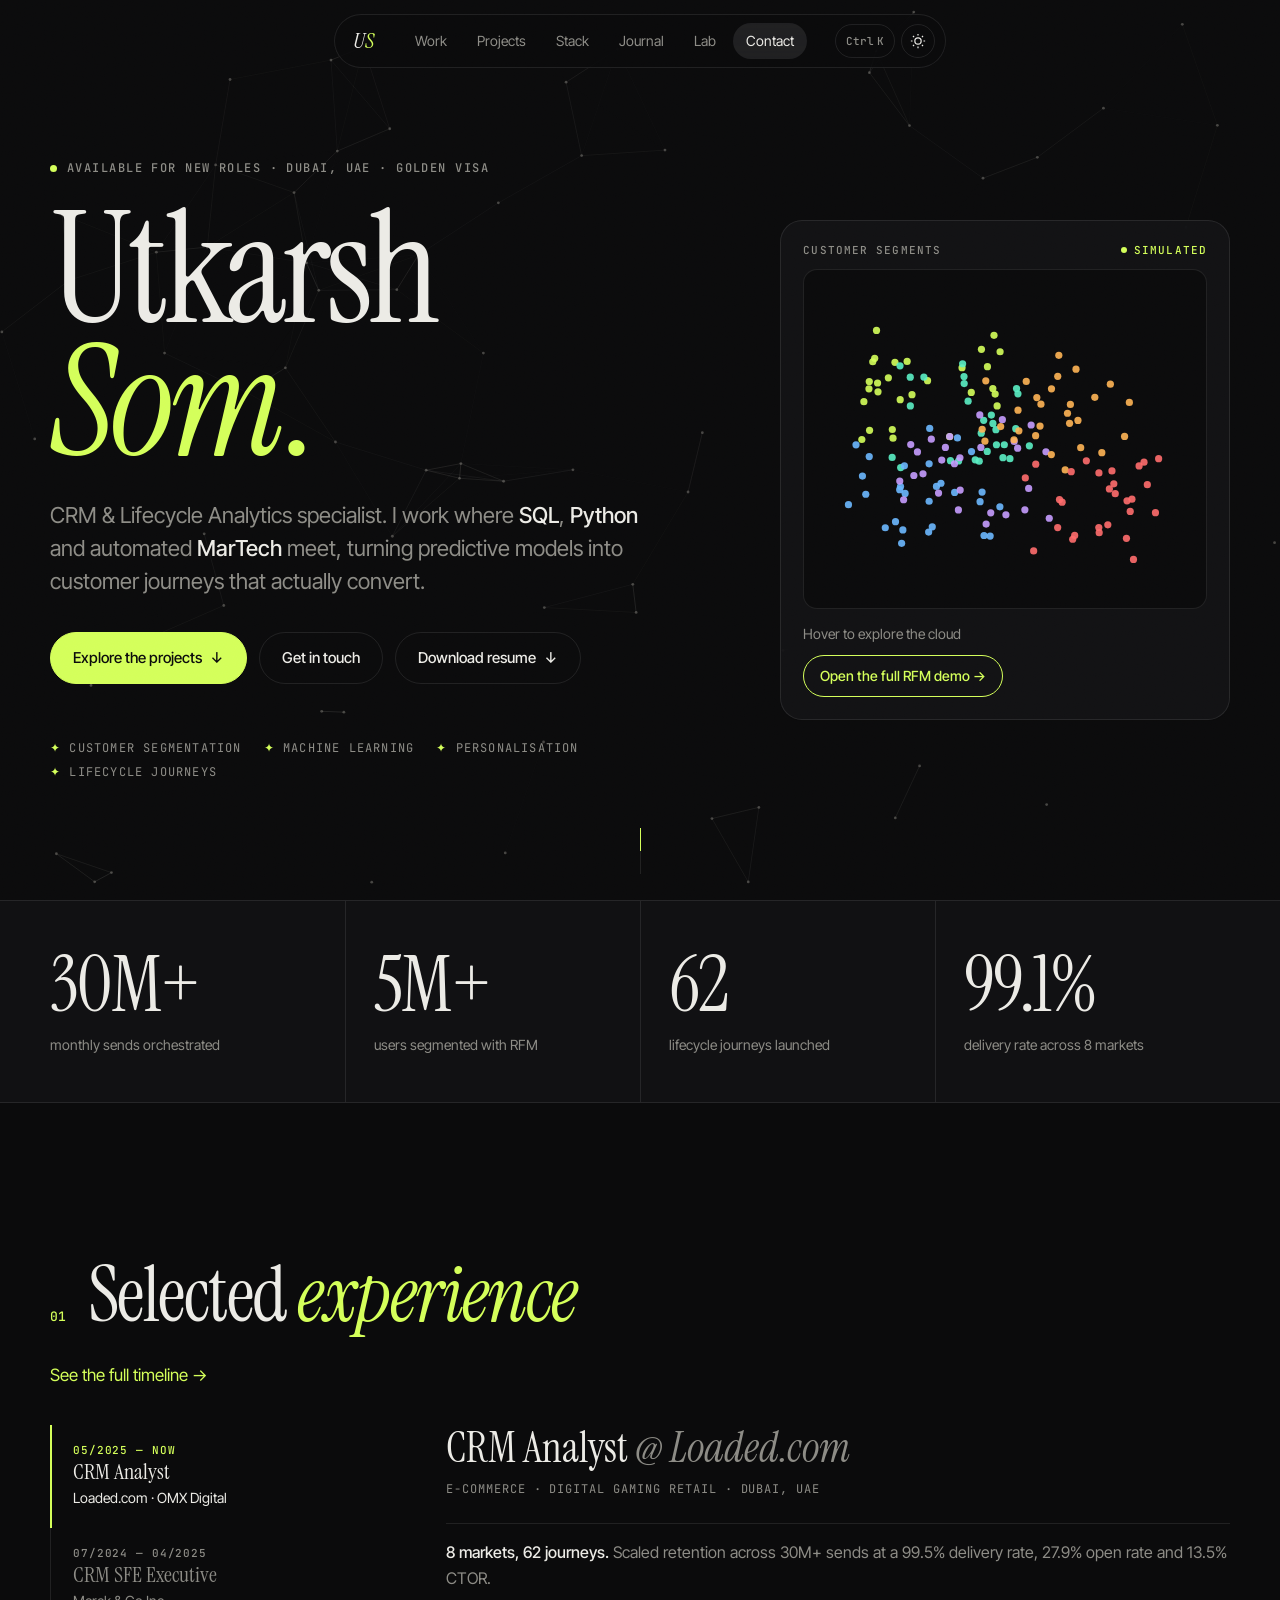
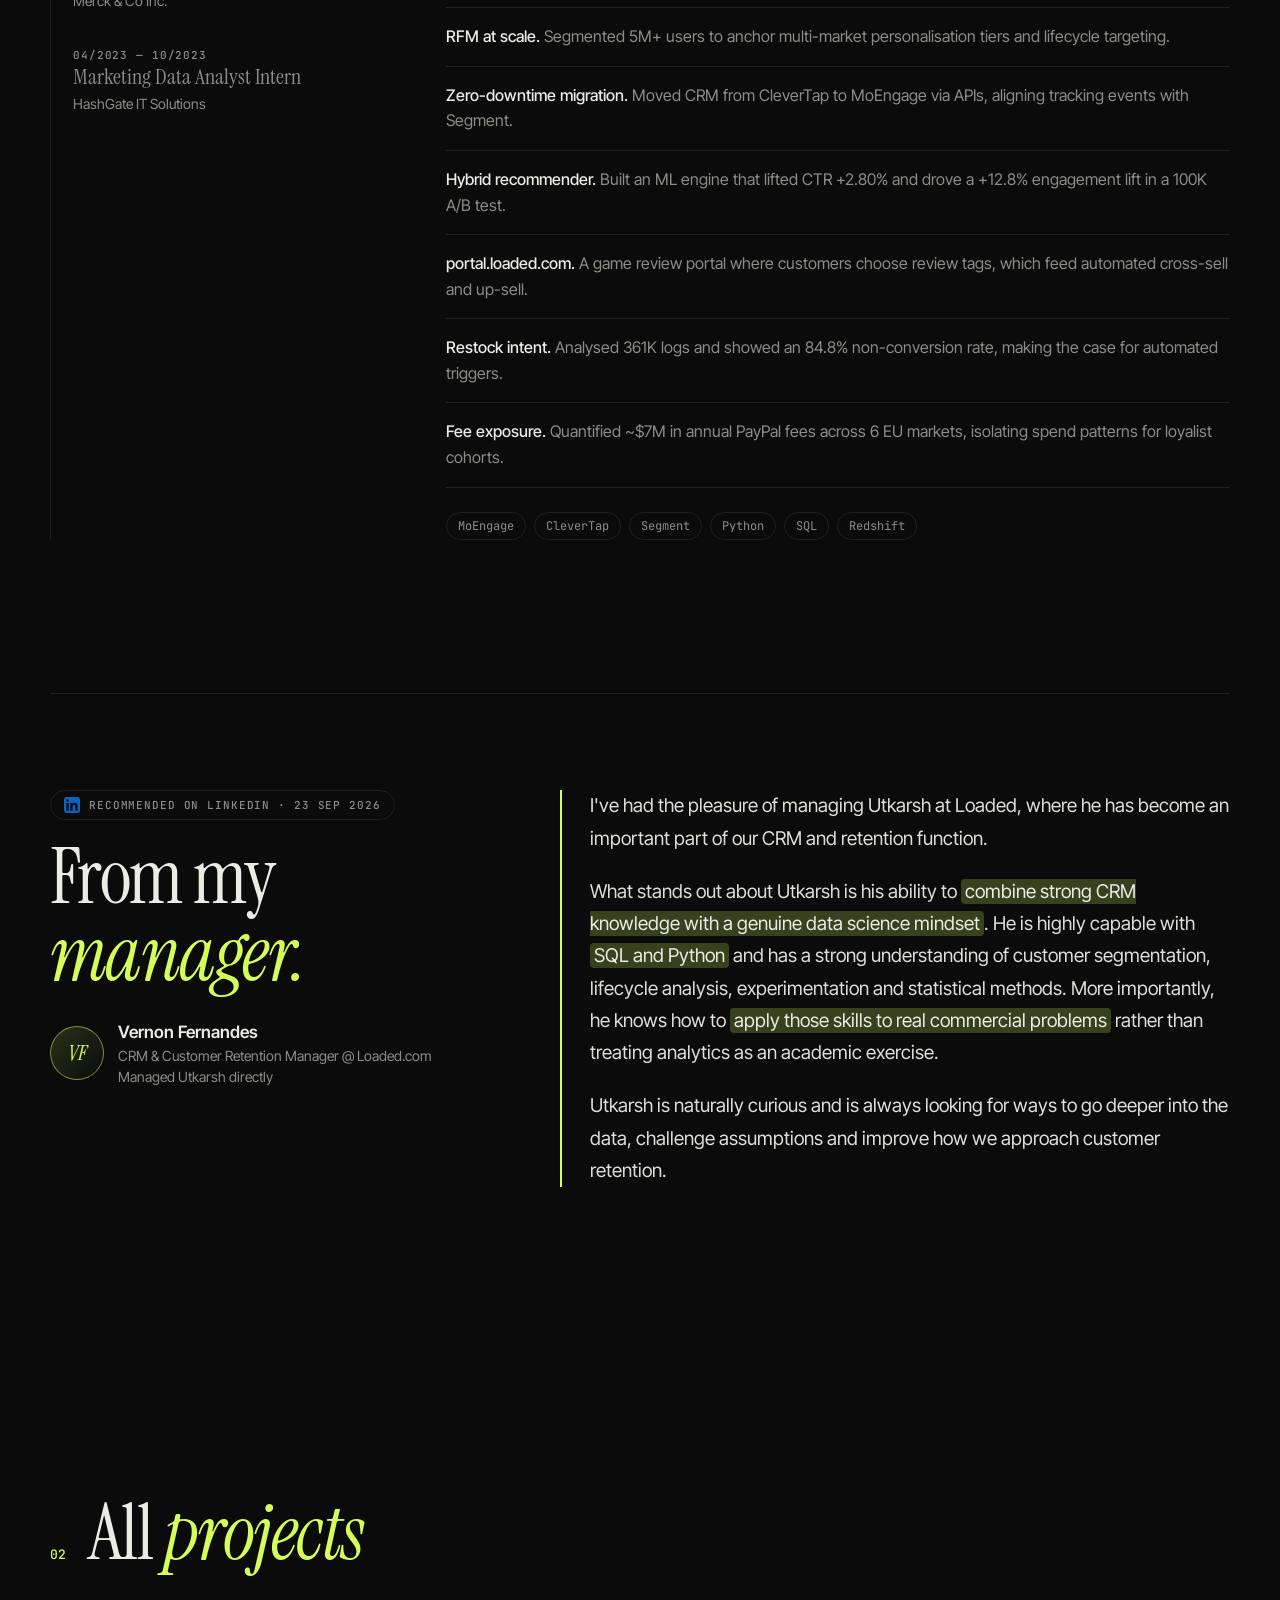
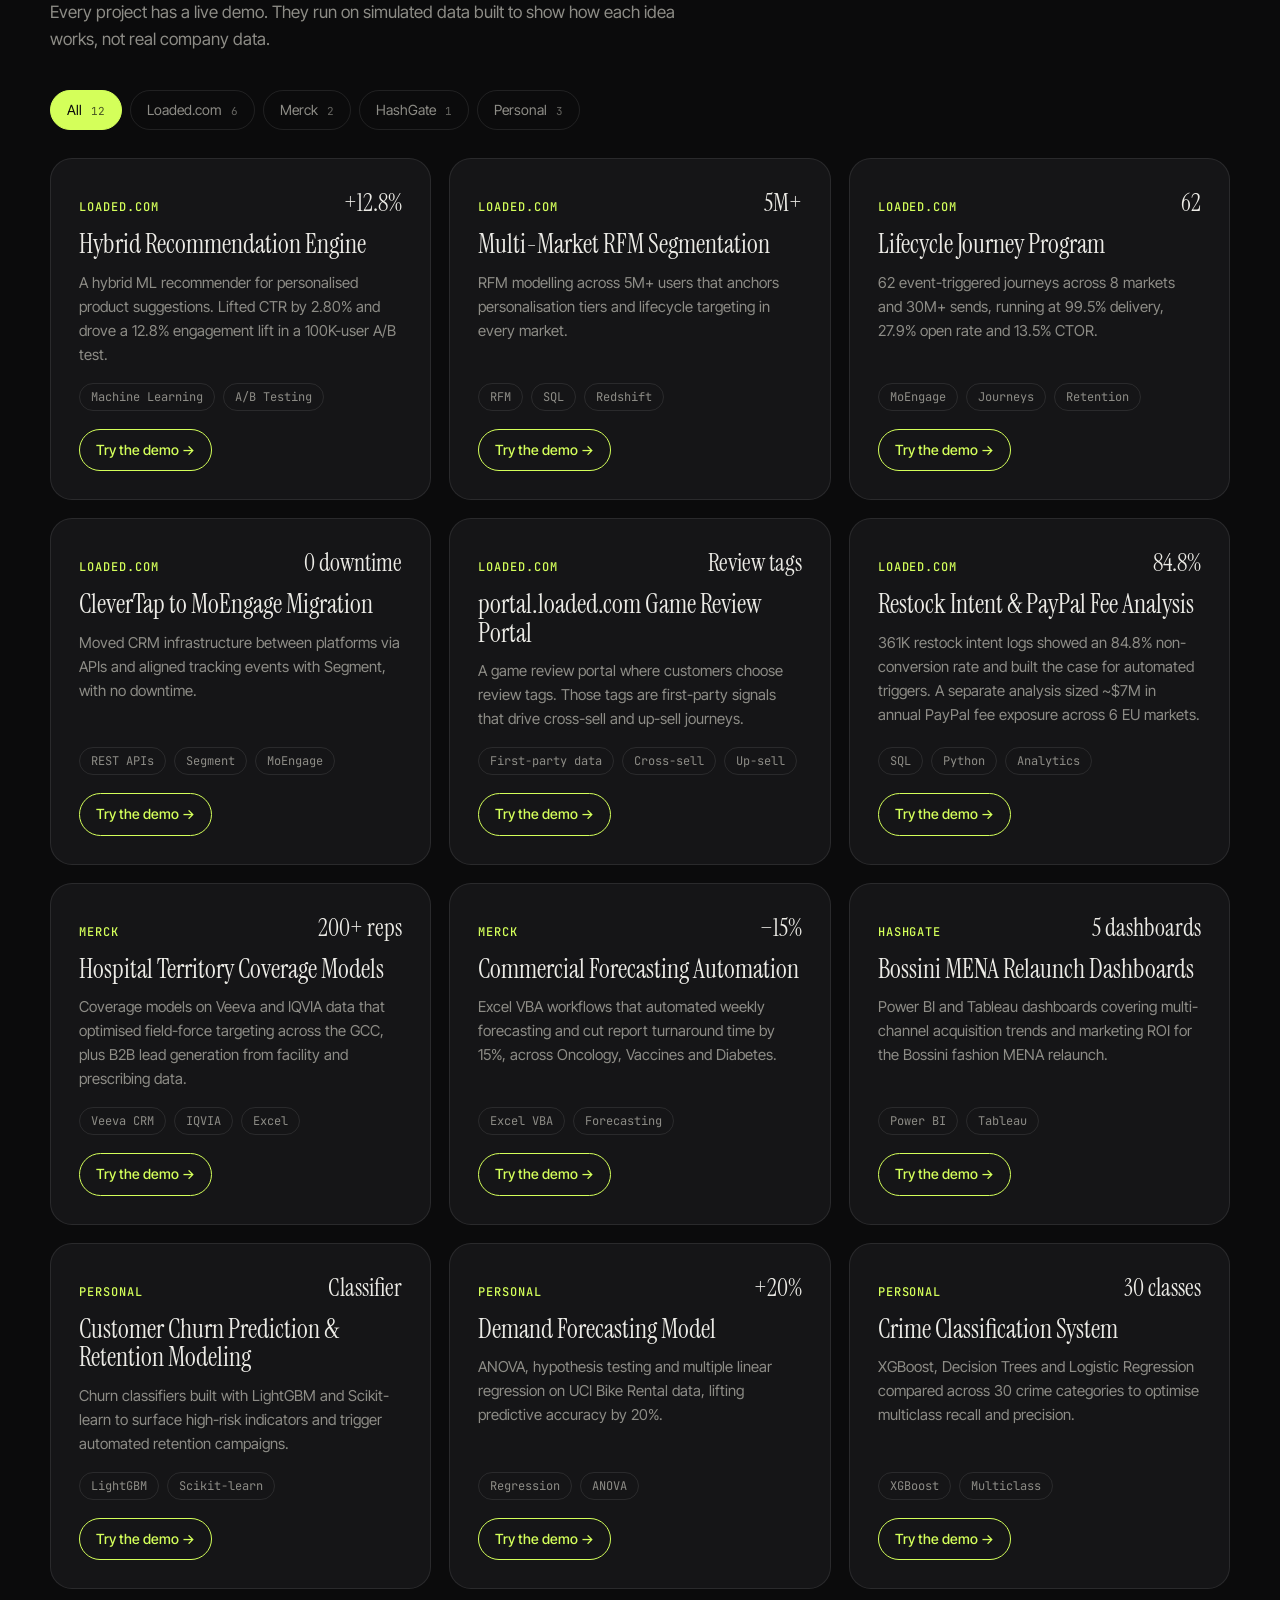
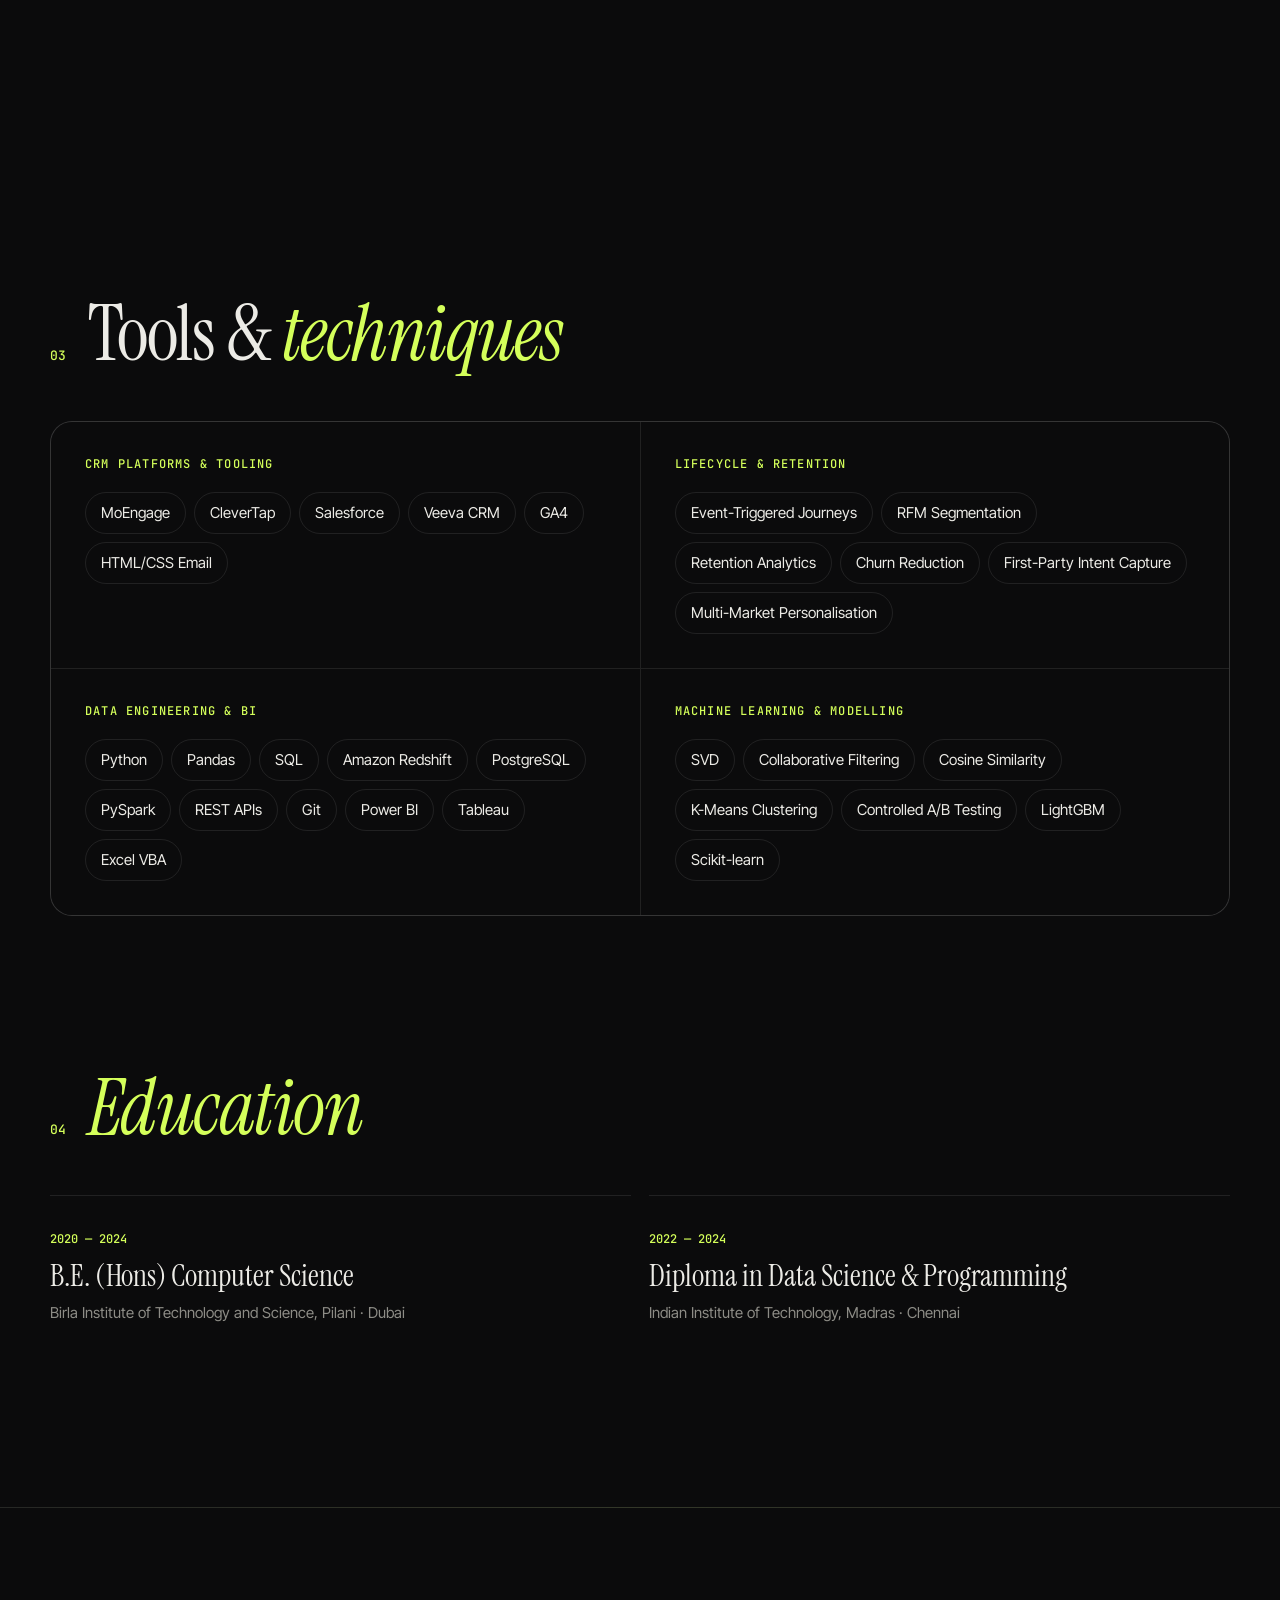
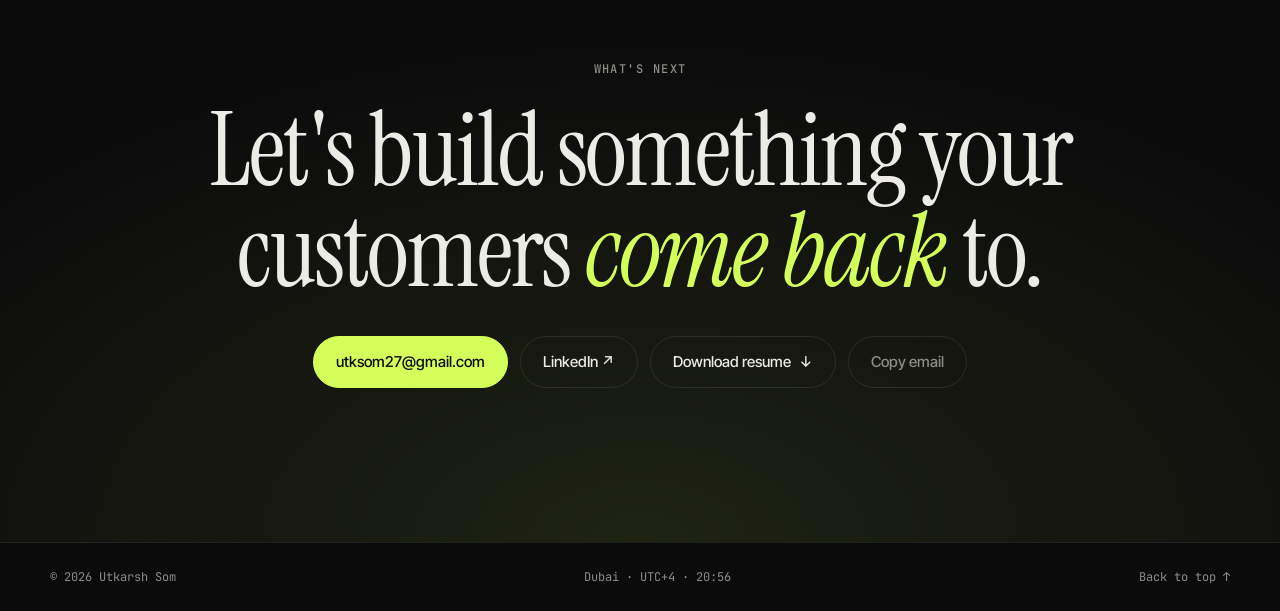
<file: index.html>
<!doctype html>
<html lang="en" data-theme="dark">
<head>
<meta charset="utf-8">
<meta name="viewport" content="width=device-width, initial-scale=1">
<title>Utkarsh Som | CRM &amp; Lifecycle Analytics</title>
<meta name="description" content="Utkarsh Som is a CRM &amp; Lifecycle Analytics specialist in Dubai. 30M+ monthly sends, RFM segmentation across 5M+ users, and ML-driven personalisation.">
<meta name="theme-color" content="#0b0b0c">
<meta property="og:title" content="Utkarsh Som | CRM &amp; Lifecycle Analytics">
<meta property="og:description" content="Turning customer data into lifecycle journeys that convert.">
<meta property="og:type" content="website">
<link rel="icon" href="data:image/svg+xml,%3Csvg xmlns='http://www.w3.org/2000/svg' viewBox='0 0 64 64'%3E%3Crect width='64' height='64' rx='16' fill='%230b0b0c'/%3E%3Ctext x='32' y='46' font-family='Georgia,serif' font-size='37' text-anchor='middle' letter-spacing='-1'%3E%3Ctspan fill='%23ecebe6'%3EU%3C/tspan%3E%3Ctspan fill='%23d4ff5a' font-style='italic'%3ES%3C/tspan%3E%3C/text%3E%3C/svg%3E">
<link rel="preconnect" href="https://fonts.googleapis.com">
<link rel="preconnect" href="https://fonts.gstatic.com" crossorigin>
<link href="https://fonts.googleapis.com/css2?family=Instrument+Serif:ital@0;1&family=Inter+Tight:wght@300;400;500;600&family=JetBrains+Mono:wght@400;500&display=swap" rel="stylesheet">
<link rel="stylesheet" href="style.css">
<script>try{var t=localStorage.getItem('theme');if(t)document.documentElement.dataset.theme=t}catch(e){}</script>
</head>
<body>
<div class="grain" aria-hidden="true"></div>
<div class="cursor" aria-hidden="true"><span></span></div>
<div class="progress" aria-hidden="true"></div>

<header class="nav">
  <a href="#top" class="logo" aria-label="Utkarsh Som, home">U<em>S</em></a>
  <nav aria-label="Primary">
    <a href="#work">Work</a>
    <a href="#projects">Projects</a>
    <a href="#stack">Stack</a>
    <a href="journal/">Journal</a>
    <a href="lab/">Lab</a>
    <a href="#contact">Contact</a>
  </nav>
  <div class="nav-actions">
    <button class="kbd-btn" id="open-palette" aria-label="Open command menu"><kbd>⌘</kbd><kbd>K</kbd></button>
    <button class="icon-btn" id="theme-toggle" aria-label="Toggle light and dark theme">
      <svg viewBox="0 0 24 24" width="18" height="18" fill="none" stroke="currentColor" stroke-width="1.6"><circle cx="12" cy="12" r="4.2"/><path d="M12 2.5v2.2M12 19.3v2.2M2.5 12h2.2M19.3 12h2.2M5.3 5.3l1.5 1.5M17.2 17.2l1.5 1.5M5.3 18.7l1.5-1.5M17.2 6.8l1.5-1.5"/></svg>
    </button>
  </div>
</header>

<main id="top">

<section class="hero">
  <canvas id="hero-bg" aria-hidden="true"></canvas>
  <div class="wrap hero-grid">
    <div class="hero-copy">
    <p class="eyebrow reveal"><span class="dot"></span> Available for new roles · Dubai, UAE · Golden Visa</p>
    <h1 class="display reveal">
      <span class="line">Utkarsh</span>
      <span class="line"><em>Som</em><span class="amp">.</span></span>
    </h1>
    <p class="lede reveal">
      CRM &amp; Lifecycle Analytics specialist. I work where <b>SQL</b>, <b>Python</b> and automated <b>MarTech</b> meet,
      turning predictive models into customer journeys that actually convert.
    </p>
    <div class="cta reveal">
      <a class="btn primary" href="#projects">Explore the projects <span aria-hidden="true">↓</span></a>
      <a class="btn" href="#contact">Get in touch</a>
      <a class="btn" href="Utkarsh_CRM.pdf" download="Utkarsh_Som_CRM_Resume.pdf">Download resume <span aria-hidden="true">↓</span></a>
    </div>
    <ul class="roles reveal" aria-label="Focus areas">
      <li>Customer Segmentation</li><li>Machine Learning</li><li>Personalisation</li><li>Lifecycle Journeys</li>
    </ul>
    </div>
    <aside class="hero-viz reveal" aria-label="Animated customer segmentation preview">
      <div class="viz-top"><span>Customer segments</span><span class="viz-live"><i></i> simulated</span></div>
      <div class="viz-cv"><canvas id="viz" aria-hidden="true"></canvas></div>
      <p class="viz-cap" id="viz-cap">Hover to explore the cloud</p>
      <button class="demo-btn" data-demo="rfm" type="button">Open the full RFM demo <span aria-hidden="true">→</span></button>
    </aside>
  </div>
  <div class="scroll-hint" aria-hidden="true"><span></span></div>
</section>

<section class="metrics" aria-label="Key numbers">
  <div class="wrap grid">
    <div class="metric reveal"><div class="num"><span data-count="30" data-suffix="M+">30M+</span></div><p>monthly sends orchestrated</p></div>
    <div class="metric reveal"><div class="num"><span data-count="5" data-suffix="M+">5M+</span></div><p>users segmented with RFM</p></div>
    <div class="metric reveal"><div class="num"><span data-count="62">62</span></div><p>lifecycle journeys launched</p></div>
    <div class="metric reveal"><div class="num"><span data-count="99.5" data-dec="1" data-suffix="%">99.5%</span></div><p>delivery rate across 8 markets</p></div>
  </div>
</section>

<section id="work" class="section">
  <div class="wrap">
    <header class="sec-head reveal">
      <span class="idx">01</span>
      <h2>Selected <em>experience</em></h2>
    </header>

    <p class="sec-sub reveal"><a href="timeline/" style="color:var(--accent)">See the full timeline →</a></p>

    <div class="xp reveal">
      <div class="xp-tabs" role="tablist" aria-label="Roles">
        <button role="tab" aria-selected="true" aria-controls="xp-0" id="tab-0" class="active">
          <span class="when">05/2025 — Now</span><strong>CRM Analyst</strong><span class="org">Loaded.com · OMX Digital</span>
        </button>
        <button role="tab" aria-selected="false" aria-controls="xp-1" id="tab-1" tabindex="-1">
          <span class="when">07/2024 — 04/2025</span><strong>CRM SFE Executive</strong><span class="org">Merck &amp; Co Inc.</span>
        </button>
        <button role="tab" aria-selected="false" aria-controls="xp-2" id="tab-2" tabindex="-1">
          <span class="when">04/2023 — 10/2023</span><strong>Marketing Data Analyst Intern</strong><span class="org">HashGate IT Solutions</span>
        </button>
        <span class="xp-bar" aria-hidden="true"></span>
      </div>

      <div class="xp-panels">
        <article role="tabpanel" id="xp-0" aria-labelledby="tab-0" class="panel active">
          <div class="panel-head">
            <h3>CRM Analyst <span>@ Loaded.com</span></h3>
            <p class="meta">E-commerce · Digital Gaming Retail · Dubai, UAE</p>
          </div>
          <ul class="wins">
            <li><b>8 markets, 62 journeys.</b> Scaled retention across 30M+ sends at a 99.5% delivery rate, 27.9% open rate and 13.5% CTOR.</li>
            <li><b>RFM at scale.</b> Segmented 5M+ users to anchor multi-market personalisation tiers and lifecycle targeting.</li>
            <li><b>Zero-downtime migration.</b> Moved CRM from CleverTap to MoEngage via APIs, aligning tracking events with Segment.</li>
            <li><b>Hybrid recommender.</b> Built an ML engine that lifted CTR +2.80% and drove a +12.8% engagement lift in a 100K A/B test.</li>
            <li><b>portal.loaded.com.</b> A game review portal where customers choose review tags, which feed automated cross-sell and up-sell.</li>
            <li><b>Restock intent.</b> Analysed 361K logs and showed an 84.8% non-conversion rate, making the case for automated triggers.</li>
            <li><b>Fee exposure.</b> Quantified ~$7M in annual PayPal fees across 6 EU markets, isolating spend patterns for loyalist cohorts.</li>
          </ul>
          <div class="tags"><span>MoEngage</span><span>CleverTap</span><span>Segment</span><span>Python</span><span>SQL</span><span>Redshift</span></div>
        </article>

        <article role="tabpanel" id="xp-1" aria-labelledby="tab-1" class="panel" hidden>
          <div class="panel-head">
            <h3>CRM SFE Executive <span>@ Merck &amp; Co Inc.</span></h3>
            <p class="meta">Pharmaceutical · Dubai, UAE</p>
          </div>
          <ul class="wins">
            <li><b>Territory models.</b> Built hospital coverage models on Veeva and IQVIA data, optimising targeting for 200+ sales reps across the GCC.</li>
            <li><b>Lead generation.</b> Surfaced qualified institutional leads and B2B target accounts from regional facility and prescribing data.</li>
            <li><b>Automation.</b> Excel VBA workflows for weekly commercial forecasting cut report turnaround by 15%.</li>
            <li><b>Portfolio analytics.</b> Tracked product adoption and field-force KPIs across Oncology, Vaccines and Diabetes.</li>
            <li><b>Data hygiene.</b> Audited Veeva CRM records and trained 50+ team members on compliance, lead hygiene and SLAs.</li>
          </ul>
          <div class="tags"><span>Veeva CRM</span><span>IQVIA</span><span>Excel VBA</span><span>Salesforce</span></div>
        </article>

        <article role="tabpanel" id="xp-2" aria-labelledby="tab-2" class="panel" hidden>
          <div class="panel-head">
            <h3>Marketing Data Analyst Intern <span>@ HashGate</span></h3>
            <p class="meta">IT Solutions · Dubai, UAE</p>
          </div>
          <ul class="wins">
            <li><b>Dashboards.</b> Built 5 Power BI and Tableau dashboards for the Bossini fashion MENA relaunch.</li>
            <li><b>Campaign ROI.</b> Analysed multi-channel performance to evaluate acquisition trends and optimise marketing ROI.</li>
          </ul>
          <div class="tags"><span>Power BI</span><span>Tableau</span></div>
        </article>
      </div>
    </div>
  </div>
</section>

<section id="kind-words" class="section rec-sec">
  <div class="wrap rec">
    <div class="rec-side reveal">
      <a class="rec-badge" href="https://www.linkedin.com/in/utkarshsom" target="_blank" rel="noopener"><svg class="li-logo" viewBox="0 0 24 24" width="16" height="16" role="img" aria-label="LinkedIn"><path fill="#0A66C2" d="M20.447 20.452h-3.554v-5.569c0-1.328-.027-3.037-1.852-3.037-1.853 0-2.136 1.445-2.136 2.939v5.667H9.351V9h3.414v1.561h.046c.477-.9 1.637-1.85 3.37-1.85 3.601 0 4.267 2.37 4.267 5.455v6.286zM5.337 7.433c-1.144 0-2.063-.926-2.063-2.065 0-1.138.92-2.063 2.063-2.063 1.14 0 2.064.925 2.064 2.063 0 1.139-.925 2.065-2.064 2.065zm1.782 13.019H3.555V9h3.564v11.452zM22.225 0H1.771C.792 0 0 .774 0 1.729v20.542C0 23.227.792 24 1.771 24h20.451C23.2 24 24 23.227 24 22.271V1.729C24 .774 23.2 0 22.222 0h.003z"/></svg><span>Recommended on LinkedIn · 23 Sep 2026</span></a>
      <h2>From my <em>manager.</em></h2>
      <div class="rec-who"><span class="rec-mono" aria-hidden="true">VF</span><div><b>Vernon Fernandes</b><span>CRM &amp; Customer Retention Manager @ Loaded.com</span><span>Managed Utkarsh directly</span></div></div>
    </div>
    <blockquote class="rec-quote reveal">
      <p>I've had the pleasure of managing Utkarsh at Loaded, where he has become an important part of our CRM and retention function.</p>
      <p>What stands out about Utkarsh is his ability to <mark>combine strong CRM knowledge with a genuine data science mindset</mark>. He is highly capable with <mark>SQL and Python</mark> and has a strong understanding of customer segmentation, lifecycle analysis, experimentation and statistical methods. More importantly, he knows how to <mark>apply those skills to real commercial problems</mark> rather than treating analytics as an academic exercise.</p>
      <p>Utkarsh is naturally curious and is always looking for ways to go deeper into the data, challenge assumptions and improve how we approach customer retention.</p>
    </blockquote>
  </div>
</section>

<section id="projects" class="section projects-sec">
  <div class="wrap">
    <header class="sec-head reveal">
      <span class="idx">02</span>
      <h2>All <em>projects</em></h2>
    </header>
    <p class="sec-sub reveal">Every project has a live demo. They run on simulated data built to show how each idea works, not real company data.</p>

    <div class="filters reveal" id="filters" role="group" aria-label="Filter projects">
      <button class="fbtn on" data-f="all" aria-pressed="true">All <small>12</small></button>
      <button class="fbtn" data-f="loaded" aria-pressed="false">Loaded.com <small>6</small></button>
      <button class="fbtn" data-f="merck" aria-pressed="false">Merck <small>2</small></button>
      <button class="fbtn" data-f="hashgate" aria-pressed="false">HashGate <small>1</small></button>
      <button class="fbtn" data-f="personal" aria-pressed="false">Personal <small>3</small></button>
    </div>

    <div class="cards" id="cards">
      <article class="pcard" data-cat="loaded">
        <div class="ptop"><span class="n">Loaded.com</span><span class="kpi">+12.8%</span></div>
        <h3>Hybrid Recommendation Engine</h3>
        <p>A hybrid ML recommender for personalised product suggestions. Lifted CTR by 2.80% and drove a 12.8% engagement lift in a 100K-user A/B test.</p>
        <div class="tags"><span>Machine Learning</span><span>A/B Testing</span></div>
        <button class="demo-btn" data-demo="recommender">Try the demo <span aria-hidden="true">→</span></button>
      </article>
      <article class="pcard" data-cat="loaded">
        <div class="ptop"><span class="n">Loaded.com</span><span class="kpi">5M+</span></div>
        <h3>Multi-Market RFM Segmentation</h3>
        <p>RFM modelling across 5M+ users that anchors personalisation tiers and lifecycle targeting in every market.</p>
        <div class="tags"><span>RFM</span><span>SQL</span><span>Redshift</span></div>
        <button class="demo-btn" data-demo="rfm">Try the demo <span aria-hidden="true">→</span></button>
      </article>
      <article class="pcard" data-cat="loaded">
        <div class="ptop"><span class="n">Loaded.com</span><span class="kpi">62</span></div>
        <h3>Lifecycle Journey Program</h3>
        <p>62 event-triggered journeys across 8 markets and 30M+ sends, running at 99.5% delivery, 27.9% open rate and 13.5% CTOR.</p>
        <div class="tags"><span>MoEngage</span><span>Journeys</span><span>Retention</span></div>
        <button class="demo-btn" data-demo="journeys">Try the demo <span aria-hidden="true">→</span></button>
      </article>
      <article class="pcard" data-cat="loaded">
        <div class="ptop"><span class="n">Loaded.com</span><span class="kpi">0 downtime</span></div>
        <h3>CleverTap to MoEngage Migration</h3>
        <p>Moved CRM infrastructure between platforms via APIs and aligned tracking events with Segment, with no downtime.</p>
        <div class="tags"><span>REST APIs</span><span>Segment</span><span>MoEngage</span></div>
        <button class="demo-btn" data-demo="migration">Try the demo <span aria-hidden="true">→</span></button>
      </article>
      <article class="pcard" data-cat="loaded">
        <div class="ptop"><span class="n">Loaded.com</span><span class="kpi">Review tags</span></div>
        <h3>portal.loaded.com Game Review Portal</h3>
        <p>A game review portal where customers choose review tags. Those tags are first-party signals that drive cross-sell and up-sell journeys.</p>
        <div class="tags"><span>First-party data</span><span>Cross-sell</span><span>Up-sell</span></div>
        <button class="demo-btn" data-demo="portal">Try the demo <span aria-hidden="true">→</span></button>
      </article>
      <article class="pcard" data-cat="loaded">
        <div class="ptop"><span class="n">Loaded.com</span><span class="kpi">84.8%</span></div>
        <h3>Restock Intent &amp; PayPal Fee Analysis</h3>
        <p>361K restock intent logs showed an 84.8% non-conversion rate and built the case for automated triggers. A separate analysis sized ~$7M in annual PayPal fee exposure across 6 EU markets.</p>
        <div class="tags"><span>SQL</span><span>Python</span><span>Analytics</span></div>
        <button class="demo-btn" data-demo="restock">Try the demo <span aria-hidden="true">→</span></button>
      </article>

      <article class="pcard" data-cat="merck">
        <div class="ptop"><span class="n">Merck</span><span class="kpi">200+ reps</span></div>
        <h3>Hospital Territory Coverage Models</h3>
        <p>Coverage models on Veeva and IQVIA data that optimised field-force targeting across the GCC, plus B2B lead generation from facility and prescribing data.</p>
        <div class="tags"><span>Veeva CRM</span><span>IQVIA</span><span>Excel</span></div>
        <button class="demo-btn" data-demo="territory">Try the demo <span aria-hidden="true">→</span></button>
      </article>
      <article class="pcard" data-cat="merck">
        <div class="ptop"><span class="n">Merck</span><span class="kpi">−15%</span></div>
        <h3>Commercial Forecasting Automation</h3>
        <p>Excel VBA workflows that automated weekly forecasting and cut report turnaround time by 15%, across Oncology, Vaccines and Diabetes.</p>
        <div class="tags"><span>Excel VBA</span><span>Forecasting</span></div>
        <button class="demo-btn" data-demo="automation">Try the demo <span aria-hidden="true">→</span></button>
      </article>

      <article class="pcard" data-cat="hashgate">
        <div class="ptop"><span class="n">HashGate</span><span class="kpi">5 dashboards</span></div>
        <h3>Bossini MENA Relaunch Dashboards</h3>
        <p>Power BI and Tableau dashboards covering multi-channel acquisition trends and marketing ROI for the Bossini fashion MENA relaunch.</p>
        <div class="tags"><span>Power BI</span><span>Tableau</span></div>
        <button class="demo-btn" data-demo="dashboard">Try the demo <span aria-hidden="true">→</span></button>
      </article>

      <article class="pcard" data-cat="personal">
        <div class="ptop"><span class="n">Personal</span><span class="kpi">Classifier</span></div>
        <h3>Customer Churn Prediction &amp; Retention Modeling</h3>
        <p>Churn classifiers built with LightGBM and Scikit-learn to surface high-risk indicators and trigger automated retention campaigns.</p>
        <div class="tags"><span>LightGBM</span><span>Scikit-learn</span></div>
        <button class="demo-btn" data-demo="churn">Try the demo <span aria-hidden="true">→</span></button>
      </article>
      <article class="pcard" data-cat="personal">
        <div class="ptop"><span class="n">Personal</span><span class="kpi">+20%</span></div>
        <h3>Demand Forecasting Model</h3>
        <p>ANOVA, hypothesis testing and multiple linear regression on UCI Bike Rental data, lifting predictive accuracy by 20%.</p>
        <div class="tags"><span>Regression</span><span>ANOVA</span></div>
        <button class="demo-btn" data-demo="demand">Try the demo <span aria-hidden="true">→</span></button>
      </article>
      <article class="pcard" data-cat="personal">
        <div class="ptop"><span class="n">Personal</span><span class="kpi">30 classes</span></div>
        <h3>Crime Classification System</h3>
        <p>XGBoost, Decision Trees and Logistic Regression compared across 30 crime categories to optimise multiclass recall and precision.</p>
        <div class="tags"><span>XGBoost</span><span>Multiclass</span></div>
        <button class="demo-btn" data-demo="crime">Try the demo <span aria-hidden="true">→</span></button>
      </article>
    </div>
  </div>
</section>

<section id="stack" class="section">
  <div class="wrap">
    <header class="sec-head reveal">
      <span class="idx">03</span>
      <h2>Tools &amp; <em>techniques</em></h2>
    </header>
    <div class="stack reveal">
      <div class="group">
        <h3>CRM platforms &amp; tooling</h3>
        <ul><li>MoEngage</li><li>CleverTap</li><li>Salesforce</li><li>Veeva CRM</li><li>GA4</li><li>HTML/CSS Email</li></ul>
      </div>
      <div class="group">
        <h3>Lifecycle &amp; retention</h3>
        <ul><li>Event-Triggered Journeys</li><li>RFM Segmentation</li><li>Retention Analytics</li><li>Churn Reduction</li><li>First-Party Intent Capture</li><li>Multi-Market Personalisation</li></ul>
      </div>
      <div class="group">
        <h3>Data engineering &amp; BI</h3>
        <ul><li>Python</li><li>Pandas</li><li>SQL</li><li>Amazon Redshift</li><li>PostgreSQL</li><li>PySpark</li><li>REST APIs</li><li>Git</li><li>Power BI</li><li>Tableau</li><li>Excel VBA</li></ul>
      </div>
      <div class="group">
        <h3>Machine learning &amp; modelling</h3>
        <ul><li>SVD</li><li>Collaborative Filtering</li><li>Cosine Similarity</li><li>K-Means Clustering</li><li>Controlled A/B Testing</li><li>LightGBM</li><li>Scikit-learn</li></ul>
      </div>
    </div>
  </div>
</section>

<section class="section edu">
  <div class="wrap">
    <header class="sec-head reveal">
      <span class="idx">04</span>
      <h2><em>Education</em></h2>
    </header>
    <div class="edu-grid">
      <div class="edu-item reveal"><span>2020 — 2024</span><h3>B.E. (Hons) Computer Science</h3><p>Birla Institute of Technology and Science, Pilani · Dubai</p></div>
      <div class="edu-item reveal"><span>2022 — 2024</span><h3>Diploma in Data Science &amp; Programming</h3><p>Indian Institute of Technology, Madras · Chennai</p></div>
    </div>
  </div>
</section>

<section id="contact" class="section contact">
  <div class="wrap">
    <p class="eyebrow reveal">What's next</p>
    <h2 class="big reveal">Let's build something your<br>customers <em>come back</em> to.</h2>
    <div class="cta reveal">
      <a class="btn primary" href="mailto:utksom27@gmail.com">utksom27@gmail.com</a>
      <a class="btn" href="https://www.linkedin.com/in/utkarshsom" target="_blank" rel="noopener">LinkedIn ↗</a>
      <a class="btn" href="Utkarsh_CRM.pdf" download="Utkarsh_Som_CRM_Resume.pdf">Download resume <span aria-hidden="true">↓</span></a>
      <button class="btn ghost" id="copy-email" type="button">Copy email</button>
    </div>
  </div>
</section>
</main>

<footer class="foot">
  <div class="wrap">
    <span>© <span id="yr"></span> Utkarsh Som</span>
    <span>Dubai · UTC+4 · <span id="clock">--:--</span></span>
    <a href="#top">Back to top ↑</a>
  </div>
</footer>

<dialog class="demo" id="demo" aria-labelledby="demo-title">
  <div class="demo-head">
    <div>
      <span class="demo-tag" id="demo-tag"></span>
      <h3 id="demo-title"></h3>
      <p id="demo-blurb"></p>
    </div>
    <button class="demo-close" id="demo-close" aria-label="Close demo">✕</button>
  </div>
  <div class="demo-body" id="demo-body"></div>
  <p class="demo-note">Illustrative simulation on synthetic data. Real figures from the project are quoted only where stated.</p>
</dialog>

<div class="palette" id="palette" hidden>
  <div class="palette-box" role="dialog" aria-modal="true" aria-label="Command menu">
    <input id="pal-input" type="text" placeholder="Jump to…  (try “projects”, “email”, “theme”)" autocomplete="off" aria-label="Search commands">
    <ul id="pal-list" role="listbox"></ul>
    <div class="pal-foot"><span><kbd>↑</kbd><kbd>↓</kbd> navigate</span><span><kbd>↵</kbd> select</span><span><kbd>esc</kbd> close</span></div>
  </div>
</div>
<div class="toast" id="toast" role="status" aria-live="polite"></div>

<script src="script.js"></script>
</body>
</html>
</file>
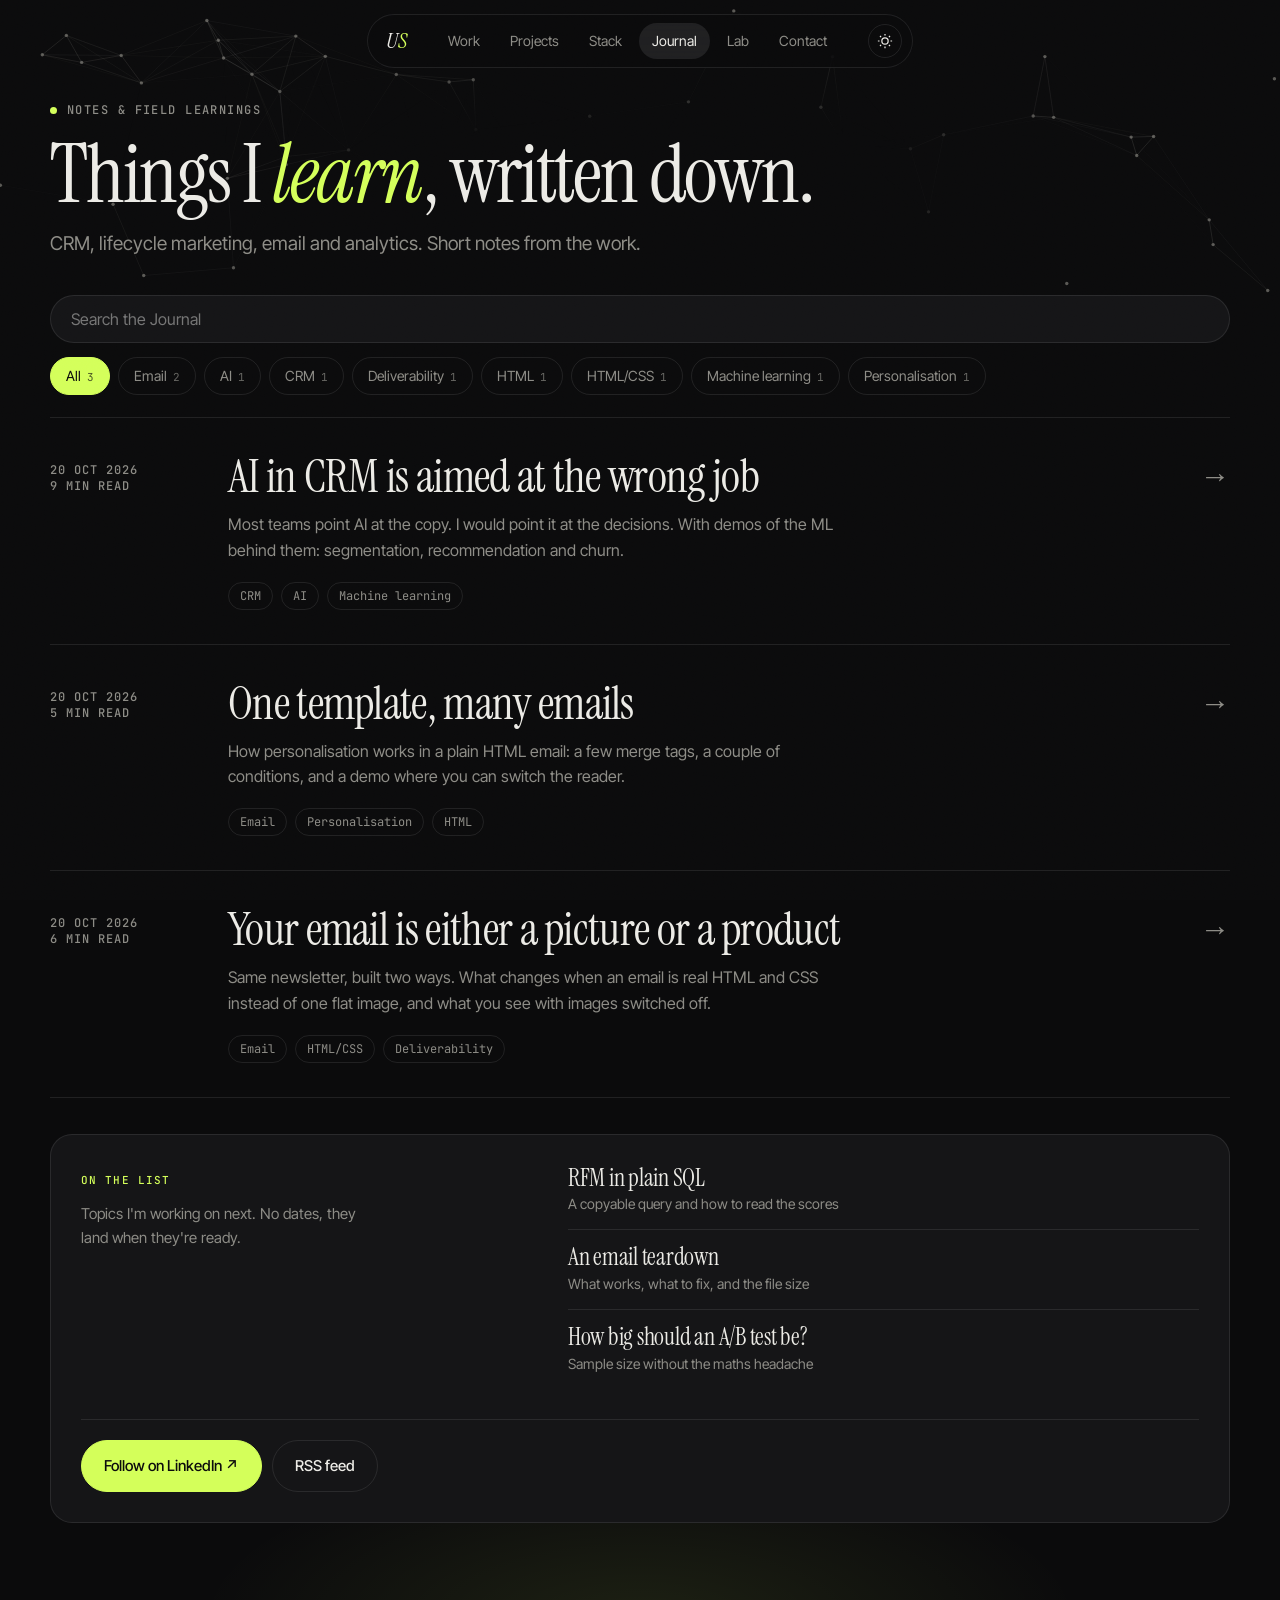
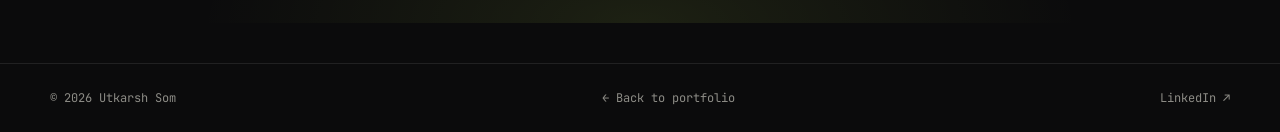
<file: journal/index.html>
<!doctype html>
<html lang="en" data-theme="dark">
<head>
<meta charset="utf-8">
<meta name="viewport" content="width=device-width, initial-scale=1">
<title>Journal | Utkarsh Som</title>
<meta name="description" content="Notes on CRM, lifecycle marketing, email and analytics, written as I learn them.">
<meta name="theme-color" content="#0b0b0c">
<meta property="og:title" content="Journal | Utkarsh Som">
<meta property="og:description" content="Notes on CRM, lifecycle marketing, email and analytics, written as I learn them.">
<meta property="og:type" content="website">
<meta property="og:site_name" content="Utkarsh Som">
<meta property="og:image:alt" content="Journal by Utkarsh Som">
<meta property="og:url" content="https://utkarshsom.github.io/journal/">
<meta property="og:image" content="https://utkarshsom.github.io/journal/img/og-email-v2.png">
<meta property="og:image:width" content="1200">
<meta property="og:image:height" content="630">
<meta name="twitter:card" content="summary_large_image">
<link rel="alternate" type="application/rss+xml" title="Utkarsh Som | Journal" href="feed.xml">
<link rel="canonical" href="https://utkarshsom.github.io/journal/">
<link rel="icon" href="data:image/svg+xml,%3Csvg xmlns='http://www.w3.org/2000/svg' viewBox='0 0 64 64'%3E%3Crect width='64' height='64' rx='16' fill='%230b0b0c'/%3E%3Ctext x='32' y='46' font-family='Georgia,serif' font-size='37' text-anchor='middle' letter-spacing='-1'%3E%3Ctspan fill='%23ecebe6'%3EU%3C/tspan%3E%3Ctspan fill='%23d4ff5a' font-style='italic'%3ES%3C/tspan%3E%3C/text%3E%3C/svg%3E">
<link rel="preconnect" href="https://fonts.googleapis.com">
<link rel="preconnect" href="https://fonts.gstatic.com" crossorigin>
<link href="https://fonts.googleapis.com/css2?family=Instrument+Serif:ital@0;1&family=Inter+Tight:wght@300;400;500;600&family=JetBrains+Mono:wght@400;500&display=swap" rel="stylesheet">
<link rel="stylesheet" href="../style.css">
<link rel="stylesheet" href="journal.css">
<script>try{var t=localStorage.getItem('theme');if(t)document.documentElement.dataset.theme=t}catch(e){}</script>
</head>
<body>
<div class="grain" aria-hidden="true"></div>
<div class="cursor" aria-hidden="true"><span></span></div>
<div class="progress" aria-hidden="true"></div>

<header class="nav">
  <a href="../index.html" class="logo" aria-label="Utkarsh Som, home">U<em>S</em></a>
  <nav aria-label="Primary">
    <a href="../index.html#work">Work</a>
    <a href="../index.html#projects">Projects</a>
    <a href="../index.html#stack">Stack</a>
    <a href="./" class="here" aria-current="page">Journal</a>
    <a href="../lab/">Lab</a>
    <a href="../index.html#contact">Contact</a>
  </nav>
  <div class="nav-actions">
    <button class="icon-btn" id="theme-toggle" aria-label="Toggle light and dark theme">
      <svg viewBox="0 0 24 24" width="18" height="18" fill="none" stroke="currentColor" stroke-width="1.6"><circle cx="12" cy="12" r="4.2"/><path d="M12 2.5v2.2M12 19.3v2.2M2.5 12h2.2M19.3 12h2.2M5.3 5.3l1.5 1.5M17.2 17.2l1.5 1.5M5.3 18.7l1.5-1.5M17.2 6.8l1.5-1.5"/></svg>
    </button>
  </div>
</header>

<main>
  <section class="w-hero">
    <canvas class="jbg" aria-hidden="true"></canvas>
    <div class="wrap">
      <p class="eyebrow reveal"><span class="dot"></span> Notes &amp; field learnings</p>
      <h1 class="reveal">Things I <em>learn</em>, written down.</h1>
      <p class="lede reveal">CRM, lifecycle marketing, email and analytics. Short notes from the work.</p>
    </div>
  </section>

  <section class="wrap">
    <div class="jtools">
      <input class="jsearch" id="jsearch" type="search" placeholder="Search the Journal" aria-label="Search the Journal" autocomplete="off">
      <div class="jfilters" id="jfilters" role="group" aria-label="Filter by tag"></div>
    </div>
    <div class="posts">
      <a class="post-row reveal" href="ai-in-crm.html">
        <span class="when">20 Oct 2026<br>9 min read</span>
        <div>
          <h2>AI in CRM is aimed at the wrong job</h2>
          <p>Most teams point AI at the copy. I would point it at the decisions. With demos of the ML behind them: segmentation, recommendation and churn.</p>
          <div class="tags"><span>CRM</span><span>AI</span><span>Machine learning</span></div>
        </div>
        <span class="arrow" aria-hidden="true">→</span>
      </a>
      <a class="post-row reveal" href="personalisation-with-html.html">
        <span class="when">20 Oct 2026<br>5 min read</span>
        <div>
          <h2>One template, many emails</h2>
          <p>How personalisation works in a plain HTML email: a few merge tags, a couple of conditions, and a demo where you can switch the reader.</p>
          <div class="tags"><span>Email</span><span>Personalisation</span><span>HTML</span></div>
        </div>
        <span class="arrow" aria-hidden="true">→</span>
      </a>
      <a class="post-row reveal" href="email-html-vs-images.html">
        <span class="when">20 Oct 2026<br>6 min read</span>
        <div>
          <h2>Your email is either a picture or a product</h2>
          <p>Same newsletter, built two ways. What changes when an email is real HTML and CSS instead of one flat image, and what you see with images switched off.</p>
          <div class="tags"><span>Email</span><span>HTML/CSS</span><span>Deliverability</span></div>
        </div>
        <span class="arrow" aria-hidden="true">→</span>
      </a>
      <p class="jempty" id="jempty" hidden>Nothing matches that. Try a different word or clear the filter.</p>
      <div class="upcoming reveal">
        <div class="up-head"><small>On the list</small><p>Topics I'm working on next. No dates, they land when they're ready.</p></div>
        <ul class="up-list">
          <li><b>RFM in plain SQL</b><span>A copyable query and how to read the scores</span></li>
          <li><b>An email teardown</b><span>What works, what to fix, and the file size</span></li>
          <li><b>How big should an A/B test be?</b><span>Sample size without the maths headache</span></li>
        </ul>
        <div class="up-actions">
          <a class="btn primary" href="https://www.linkedin.com/in/utkarshsom" target="_blank" rel="noopener">Follow on LinkedIn ↗</a>
          <a class="btn" href="feed.xml">RSS feed</a>
        </div>
      </div>
    </div>
  </section>
</main>

<footer class="foot">
  <div class="wrap">
    <span>© <span id="yr"></span> Utkarsh Som</span>
    <a href="../index.html">← Back to portfolio</a>
    <a href="https://www.linkedin.com/in/utkarshsom" target="_blank" rel="noopener">LinkedIn ↗</a>
  </div>
</footer>

<script src="journal.js"></script>
</body>
</html>
</file>
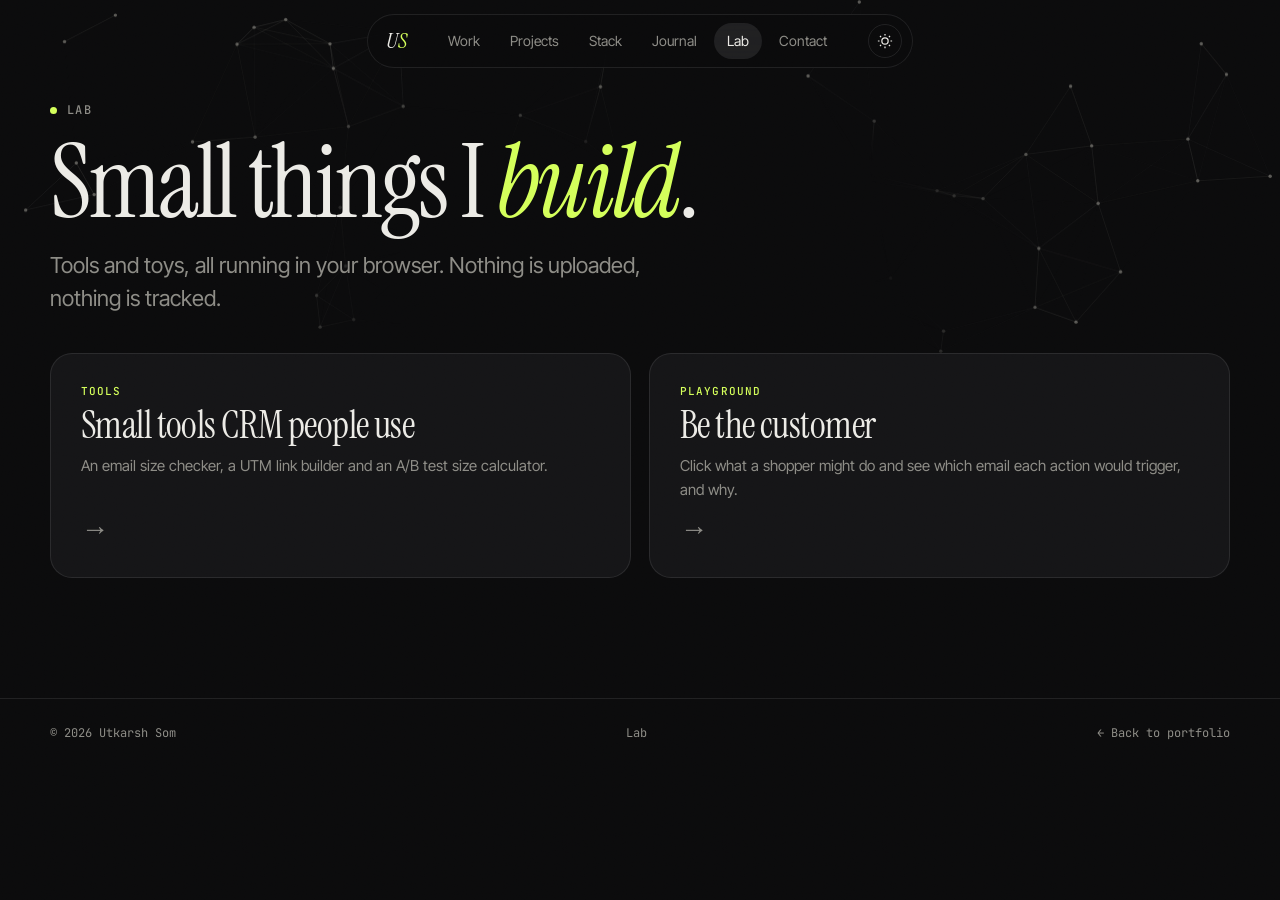
<file: lab/index.html>
<!doctype html>
<html lang="en" data-theme="dark">
<head>
<meta charset="utf-8">
<meta name="viewport" content="width=device-width, initial-scale=1">
<title>Lab | Utkarsh Som</title>
<meta name="description" content="Small tools and interactive demos for CRM and email work.">
<meta name="theme-color" content="#0b0b0c">
<meta property="og:title" content="Lab | Utkarsh Som">
<meta property="og:description" content="Small tools and interactive demos for CRM and email work.">
<meta property="og:type" content="website">
<meta property="og:site_name" content="Utkarsh Som">
<meta name="twitter:card" content="summary">
<link rel="icon" href="data:image/svg+xml,%3Csvg xmlns='http://www.w3.org/2000/svg' viewBox='0 0 64 64'%3E%3Crect width='64' height='64' rx='16' fill='%230b0b0c'/%3E%3Ctext x='32' y='46' font-family='Georgia,serif' font-size='37' text-anchor='middle' letter-spacing='-1'%3E%3Ctspan fill='%23ecebe6'%3EU%3C/tspan%3E%3Ctspan fill='%23d4ff5a' font-style='italic'%3ES%3C/tspan%3E%3C/text%3E%3C/svg%3E">
<link rel="preconnect" href="https://fonts.googleapis.com">
<link rel="preconnect" href="https://fonts.gstatic.com" crossorigin>
<link href="https://fonts.googleapis.com/css2?family=Instrument+Serif:ital@0;1&family=Inter+Tight:wght@300;400;500;600&family=JetBrains+Mono:wght@400;500&display=swap" rel="stylesheet">
<link rel="stylesheet" href="../style.css">
<link rel="stylesheet" href="../lab/lab.css">
<script>try{var t=localStorage.getItem('theme');if(t)document.documentElement.dataset.theme=t}catch(e){}</script>
</head>
<body>
<div class="grain" aria-hidden="true"></div>
<div class="cursor" aria-hidden="true"><span></span></div>
<div class="progress" aria-hidden="true"></div>

<header class="nav">
  <a href="../index.html" class="logo" aria-label="Utkarsh Som, home">U<em>S</em></a>
  <nav aria-label="Primary"><a href="../index.html#work">Work</a><a href="../index.html#projects">Projects</a><a href="../index.html#stack">Stack</a><a href="../journal/">Journal</a><a href="../lab/" class="here" aria-current="page">Lab</a><a href="../index.html#contact">Contact</a></nav>
  <div class="nav-actions">
    <button class="icon-btn" id="theme-toggle" aria-label="Toggle light and dark theme"><svg viewBox="0 0 24 24" width="18" height="18" fill="none" stroke="currentColor" stroke-width="1.6"><circle cx="12" cy="12" r="4.2"/><path d="M12 2.5v2.2M12 19.3v2.2M2.5 12h2.2M19.3 12h2.2M5.3 5.3l1.5 1.5M17.2 17.2l1.5 1.5M5.3 18.7l1.5-1.5M17.2 6.8l1.5-1.5"/></svg></button>
  </div>
</header>

<main>
  <section class="l-hero">
    <canvas class="jbg" aria-hidden="true"></canvas>
    <div class="wrap">
      <p class="eyebrow reveal"><span class="dot"></span> Lab</p>
      <h1 class="reveal">Small things I <em>build</em>.</h1>
      <p class="lede reveal">Tools and toys, all running in your browser. Nothing is uploaded, nothing is tracked.</p>
    </div>
  </section>
  <section class="wrap l-body">
    <div class="l-cards">
      <a class="l-card reveal" href="tools/"><small>Tools</small><h2>Small tools CRM people use</h2><p>An email size checker, a UTM link builder and an A/B test size calculator.</p><span class="arrow" aria-hidden="true">→</span></a>
      <a class="l-card reveal" href="playground/"><small>Playground</small><h2>Be the customer</h2><p>Click what a shopper might do and see which email each action would trigger, and why.</p><span class="arrow" aria-hidden="true">→</span></a>
    </div>
  </section>
</main>

<footer class="foot">
  <div class="wrap">
    <span>© <span id="yr"></span> Utkarsh Som</span>
    <a href="../lab/">Lab</a>
    <a href="../index.html">← Back to portfolio</a>
  </div>
</footer>

<script src="../lab/lab.js"></script>
</body>
</html>
</file>
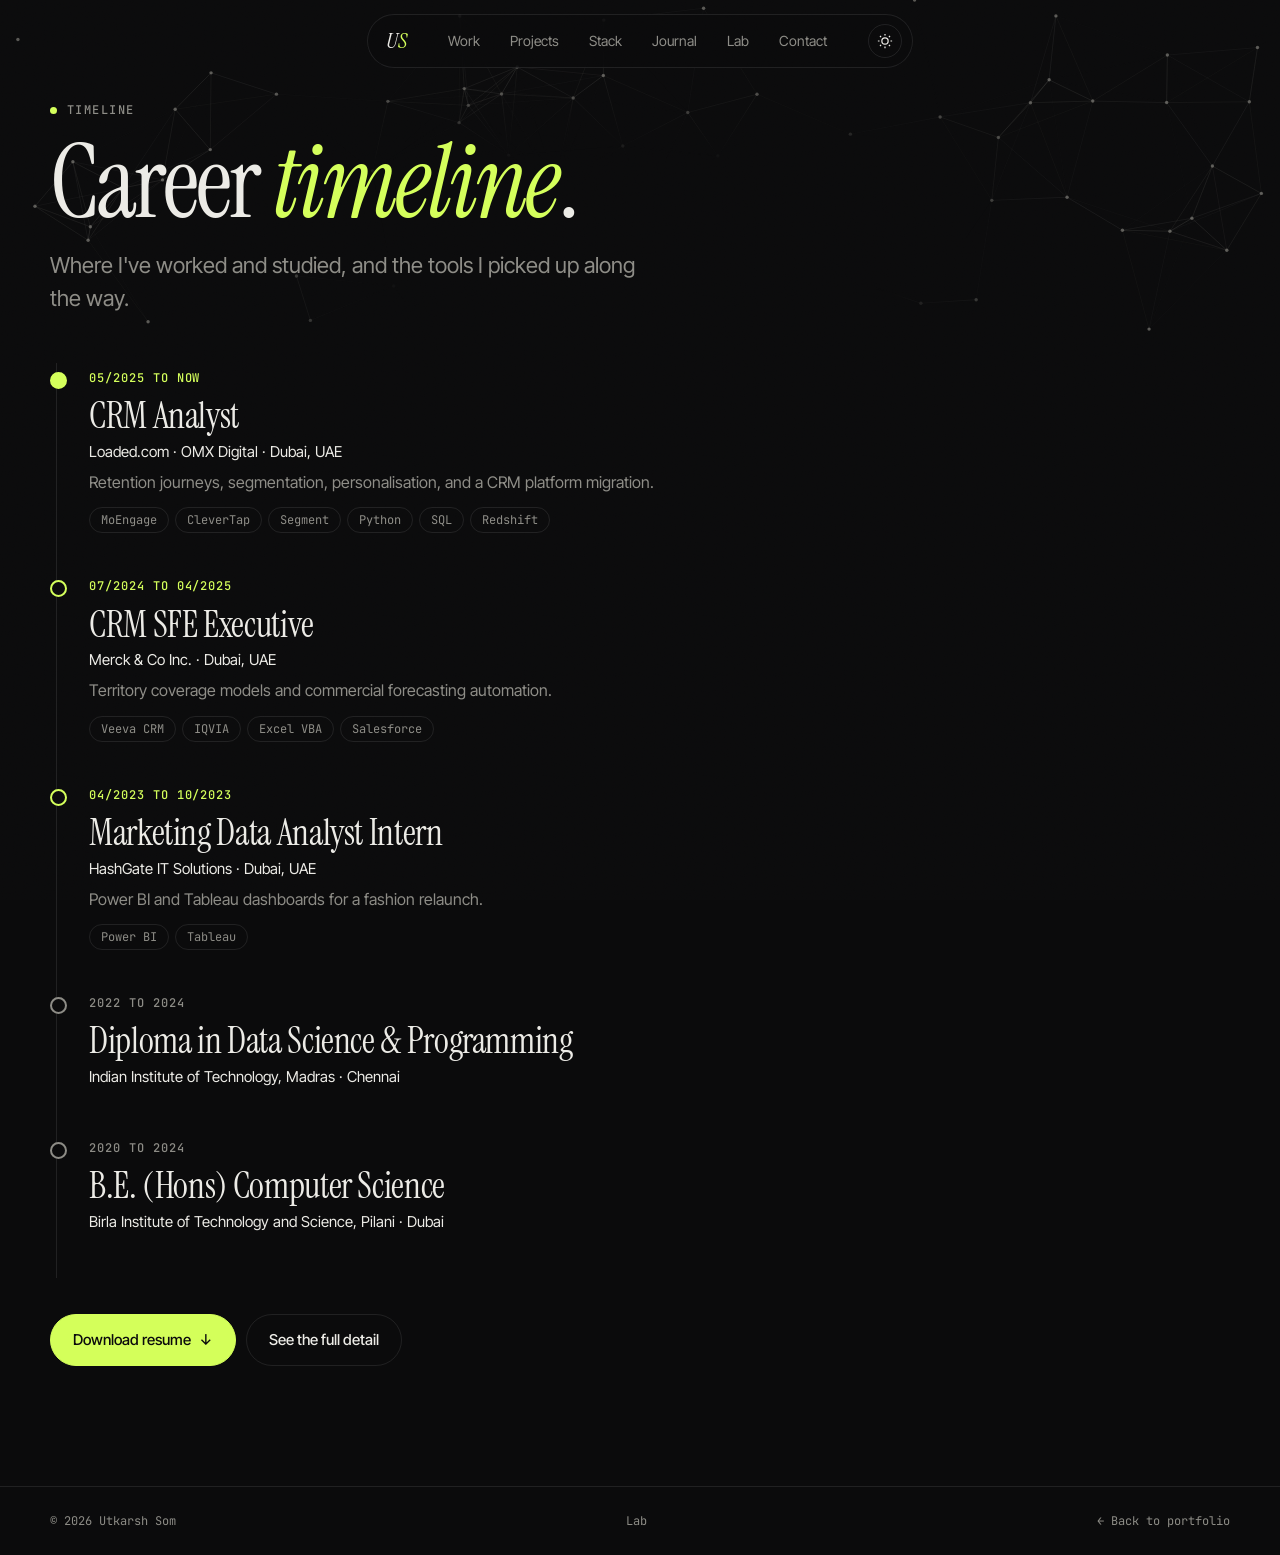
<file: timeline/index.html>
<!doctype html>
<html lang="en" data-theme="dark">
<head>
<meta charset="utf-8">
<meta name="viewport" content="width=device-width, initial-scale=1">
<title>Timeline | Utkarsh Som</title>
<meta name="description" content="Career timeline: roles, education and the tools picked up along the way.">
<meta name="theme-color" content="#0b0b0c">
<meta property="og:title" content="Timeline | Utkarsh Som">
<meta property="og:description" content="Career timeline: roles, education and the tools picked up along the way.">
<meta property="og:type" content="website">
<meta property="og:site_name" content="Utkarsh Som">
<meta name="twitter:card" content="summary">
<link rel="icon" href="data:image/svg+xml,%3Csvg xmlns='http://www.w3.org/2000/svg' viewBox='0 0 64 64'%3E%3Crect width='64' height='64' rx='16' fill='%230b0b0c'/%3E%3Ctext x='32' y='46' font-family='Georgia,serif' font-size='37' text-anchor='middle' letter-spacing='-1'%3E%3Ctspan fill='%23ecebe6'%3EU%3C/tspan%3E%3Ctspan fill='%23d4ff5a' font-style='italic'%3ES%3C/tspan%3E%3C/text%3E%3C/svg%3E">
<link rel="preconnect" href="https://fonts.googleapis.com">
<link rel="preconnect" href="https://fonts.gstatic.com" crossorigin>
<link href="https://fonts.googleapis.com/css2?family=Instrument+Serif:ital@0;1&family=Inter+Tight:wght@300;400;500;600&family=JetBrains+Mono:wght@400;500&display=swap" rel="stylesheet">
<link rel="stylesheet" href="../style.css">
<link rel="stylesheet" href="../lab/lab.css">
<script>try{var t=localStorage.getItem('theme');if(t)document.documentElement.dataset.theme=t}catch(e){}</script>
</head>
<body>
<div class="grain" aria-hidden="true"></div>
<div class="cursor" aria-hidden="true"><span></span></div>
<div class="progress" aria-hidden="true"></div>

<header class="nav">
  <a href="../index.html" class="logo" aria-label="Utkarsh Som, home">U<em>S</em></a>
  <nav aria-label="Primary"><a href="../index.html#work">Work</a><a href="../index.html#projects">Projects</a><a href="../index.html#stack">Stack</a><a href="../journal/">Journal</a><a href="../lab/">Lab</a><a href="../index.html#contact">Contact</a></nav>
  <div class="nav-actions">
    <button class="icon-btn" id="theme-toggle" aria-label="Toggle light and dark theme"><svg viewBox="0 0 24 24" width="18" height="18" fill="none" stroke="currentColor" stroke-width="1.6"><circle cx="12" cy="12" r="4.2"/><path d="M12 2.5v2.2M12 19.3v2.2M2.5 12h2.2M19.3 12h2.2M5.3 5.3l1.5 1.5M17.2 17.2l1.5 1.5M5.3 18.7l1.5-1.5M17.2 6.8l1.5-1.5"/></svg></button>
  </div>
</header>

<main>
  <section class="l-hero">
    <canvas class="jbg" aria-hidden="true"></canvas>
    <div class="wrap">
      <p class="eyebrow reveal"><span class="dot"></span> Timeline</p>
      <h1 class="reveal">Career <em>timeline</em>.</h1>
      <p class="lede reveal">Where I've worked and studied, and the tools I picked up along the way.</p>
    </div>
  </section>
  <section class="wrap l-body">
    <div class="tlv">
      <div class="node now reveal"><small>05/2025 to now</small><h3>CRM Analyst</h3><p class="org">Loaded.com · OMX Digital · Dubai, UAE</p><p>Retention journeys, segmentation, personalisation, and a CRM platform migration.</p><div class="chips"><span>MoEngage</span><span>CleverTap</span><span>Segment</span><span>Python</span><span>SQL</span><span>Redshift</span></div></div>
      <div class="node reveal"><small>07/2024 to 04/2025</small><h3>CRM SFE Executive</h3><p class="org">Merck &amp; Co Inc. · Dubai, UAE</p><p>Territory coverage models and commercial forecasting automation.</p><div class="chips"><span>Veeva CRM</span><span>IQVIA</span><span>Excel VBA</span><span>Salesforce</span></div></div>
      <div class="node reveal"><small>04/2023 to 10/2023</small><h3>Marketing Data Analyst Intern</h3><p class="org">HashGate IT Solutions · Dubai, UAE</p><p>Power BI and Tableau dashboards for a fashion relaunch.</p><div class="chips"><span>Power BI</span><span>Tableau</span></div></div>
      <div class="node edu reveal"><small>2022 to 2024</small><h3>Diploma in Data Science &amp; Programming</h3><p class="org">Indian Institute of Technology, Madras · Chennai</p></div>
      <div class="node edu reveal"><small>2020 to 2024</small><h3>B.E. (Hons) Computer Science</h3><p class="org">Birla Institute of Technology and Science, Pilani · Dubai</p></div>
    </div>
    <p class="l-actions reveal"><a class="btn primary" href="../Utkarsh_CRM.pdf" download="Utkarsh_Som_CRM_Resume.pdf">Download resume <span aria-hidden="true">↓</span></a> <a class="btn" href="../index.html#work">See the full detail</a></p>
  </section>
</main>

<footer class="foot">
  <div class="wrap">
    <span>© <span id="yr"></span> Utkarsh Som</span>
    <a href="../lab/">Lab</a>
    <a href="../index.html">← Back to portfolio</a>
  </div>
</footer>

<script src="../lab/lab.js"></script>
</body>
</html>
</file>
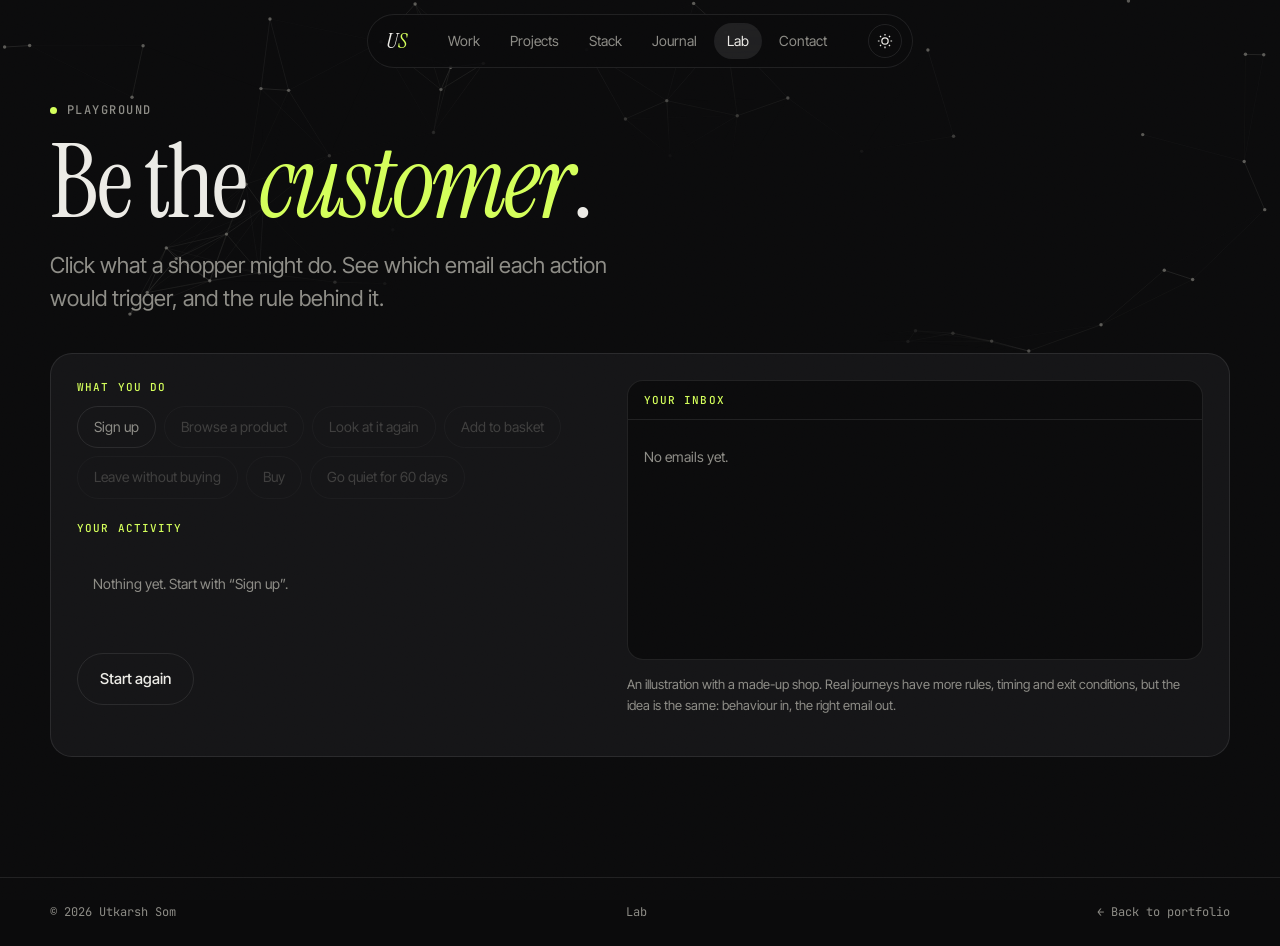
<file: lab/playground/index.html>
<!doctype html>
<html lang="en" data-theme="dark">
<head>
<meta charset="utf-8">
<meta name="viewport" content="width=device-width, initial-scale=1">
<title>Playground | Utkarsh Som</title>
<meta name="description" content="Be the customer: click what a shopper might do and see which email each action would trigger.">
<meta name="theme-color" content="#0b0b0c">
<meta property="og:title" content="Playground | Utkarsh Som">
<meta property="og:description" content="Be the customer: click what a shopper might do and see which email each action would trigger.">
<meta property="og:type" content="website">
<meta property="og:site_name" content="Utkarsh Som">
<meta name="twitter:card" content="summary">
<link rel="icon" href="data:image/svg+xml,%3Csvg xmlns='http://www.w3.org/2000/svg' viewBox='0 0 64 64'%3E%3Crect width='64' height='64' rx='16' fill='%230b0b0c'/%3E%3Ctext x='32' y='46' font-family='Georgia,serif' font-size='37' text-anchor='middle' letter-spacing='-1'%3E%3Ctspan fill='%23ecebe6'%3EU%3C/tspan%3E%3Ctspan fill='%23d4ff5a' font-style='italic'%3ES%3C/tspan%3E%3C/text%3E%3C/svg%3E">
<link rel="preconnect" href="https://fonts.googleapis.com">
<link rel="preconnect" href="https://fonts.gstatic.com" crossorigin>
<link href="https://fonts.googleapis.com/css2?family=Instrument+Serif:ital@0;1&family=Inter+Tight:wght@300;400;500;600&family=JetBrains+Mono:wght@400;500&display=swap" rel="stylesheet">
<link rel="stylesheet" href="../../style.css">
<link rel="stylesheet" href="../../lab/lab.css">
<script>try{var t=localStorage.getItem('theme');if(t)document.documentElement.dataset.theme=t}catch(e){}</script>
</head>
<body>
<div class="grain" aria-hidden="true"></div>
<div class="cursor" aria-hidden="true"><span></span></div>
<div class="progress" aria-hidden="true"></div>

<header class="nav">
  <a href="../../index.html" class="logo" aria-label="Utkarsh Som, home">U<em>S</em></a>
  <nav aria-label="Primary"><a href="../../index.html#work">Work</a><a href="../../index.html#projects">Projects</a><a href="../../index.html#stack">Stack</a><a href="../../journal/">Journal</a><a href="../../lab/" class="here" aria-current="page">Lab</a><a href="../../index.html#contact">Contact</a></nav>
  <div class="nav-actions">
    <button class="icon-btn" id="theme-toggle" aria-label="Toggle light and dark theme"><svg viewBox="0 0 24 24" width="18" height="18" fill="none" stroke="currentColor" stroke-width="1.6"><circle cx="12" cy="12" r="4.2"/><path d="M12 2.5v2.2M12 19.3v2.2M2.5 12h2.2M19.3 12h2.2M5.3 5.3l1.5 1.5M17.2 17.2l1.5 1.5M5.3 18.7l1.5-1.5M17.2 6.8l1.5-1.5"/></svg></button>
  </div>
</header>

<main>
  <section class="l-hero">
    <canvas class="jbg" aria-hidden="true"></canvas>
    <div class="wrap">
      <p class="eyebrow reveal"><span class="dot"></span> Playground</p>
      <h1 class="reveal">Be the <em>customer</em>.</h1>
      <p class="lede reveal">Click what a shopper might do. See which email each action would trigger, and the rule behind it.</p>
    </div>
  </section>
  <section class="wrap l-body">
    <div class="l-game reveal" id="game">
      <div>
        <small class="lab">What you do</small>
        <div class="acts" id="acts"></div>
        <small class="lab">Your activity</small>
        <div class="tl" id="tl" aria-live="polite"><div class="empty">Nothing yet. Start with “Sign up”.</div></div>
        <button class="btn" type="button" id="reset">Start again</button>
      </div>
      <div>
        <div class="inbox"><h4>Your inbox</h4><div id="inbox" aria-live="polite"><div class="empty">No emails yet.</div></div></div>
        <p class="l-note small">An illustration with a made-up shop. Real journeys have more rules, timing and exit conditions, but the idea is the same: behaviour in, the right email out.</p>
      </div>
    </div>
  </section>
</main>

<footer class="foot">
  <div class="wrap">
    <span>© <span id="yr"></span> Utkarsh Som</span>
    <a href="../../lab/">Lab</a>
    <a href="../../index.html">← Back to portfolio</a>
  </div>
</footer>

<script src="../../lab/lab.js"></script>
</body>
</html>
</file>
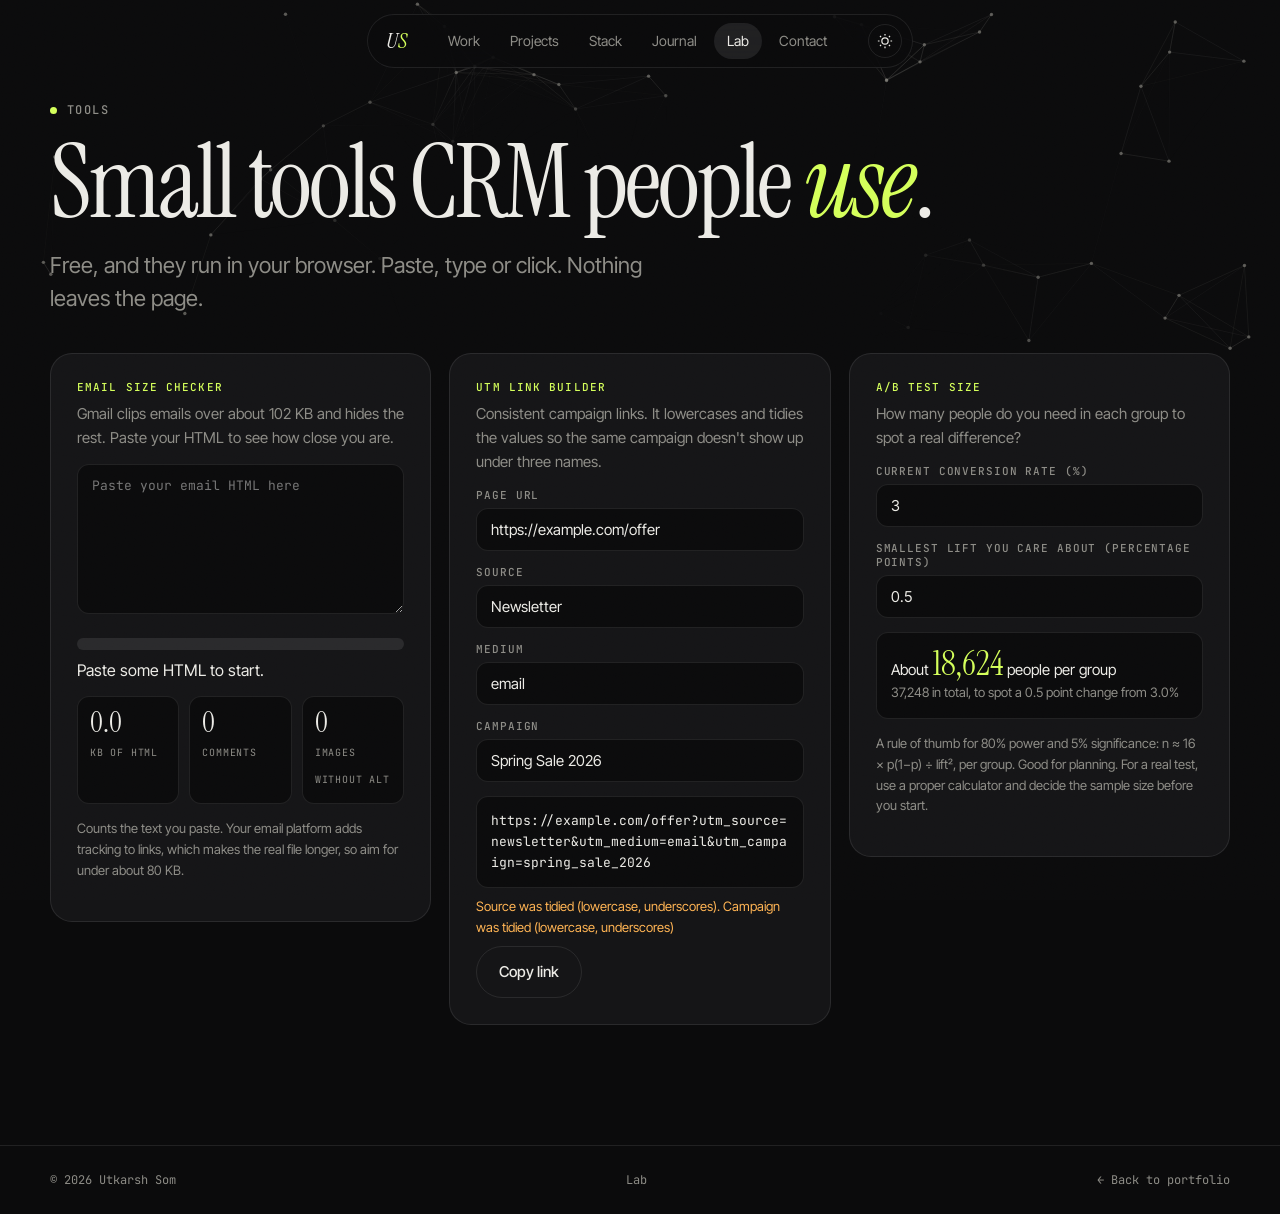
<file: lab/tools/index.html>
<!doctype html>
<html lang="en" data-theme="dark">
<head>
<meta charset="utf-8">
<meta name="viewport" content="width=device-width, initial-scale=1">
<title>Tools | Utkarsh Som</title>
<meta name="description" content="An email size checker, a UTM link builder and an A/B test size calculator. Free, in your browser.">
<meta name="theme-color" content="#0b0b0c">
<meta property="og:title" content="Tools | Utkarsh Som">
<meta property="og:description" content="An email size checker, a UTM link builder and an A/B test size calculator. Free, in your browser.">
<meta property="og:type" content="website">
<meta property="og:site_name" content="Utkarsh Som">
<meta name="twitter:card" content="summary">
<link rel="icon" href="data:image/svg+xml,%3Csvg xmlns='http://www.w3.org/2000/svg' viewBox='0 0 64 64'%3E%3Crect width='64' height='64' rx='16' fill='%230b0b0c'/%3E%3Ctext x='32' y='46' font-family='Georgia,serif' font-size='37' text-anchor='middle' letter-spacing='-1'%3E%3Ctspan fill='%23ecebe6'%3EU%3C/tspan%3E%3Ctspan fill='%23d4ff5a' font-style='italic'%3ES%3C/tspan%3E%3C/text%3E%3C/svg%3E">
<link rel="preconnect" href="https://fonts.googleapis.com">
<link rel="preconnect" href="https://fonts.gstatic.com" crossorigin>
<link href="https://fonts.googleapis.com/css2?family=Instrument+Serif:ital@0;1&family=Inter+Tight:wght@300;400;500;600&family=JetBrains+Mono:wght@400;500&display=swap" rel="stylesheet">
<link rel="stylesheet" href="../../style.css">
<link rel="stylesheet" href="../../lab/lab.css">
<script>try{var t=localStorage.getItem('theme');if(t)document.documentElement.dataset.theme=t}catch(e){}</script>
</head>
<body>
<div class="grain" aria-hidden="true"></div>
<div class="cursor" aria-hidden="true"><span></span></div>
<div class="progress" aria-hidden="true"></div>

<header class="nav">
  <a href="../../index.html" class="logo" aria-label="Utkarsh Som, home">U<em>S</em></a>
  <nav aria-label="Primary"><a href="../../index.html#work">Work</a><a href="../../index.html#projects">Projects</a><a href="../../index.html#stack">Stack</a><a href="../../journal/">Journal</a><a href="../../lab/" class="here" aria-current="page">Lab</a><a href="../../index.html#contact">Contact</a></nav>
  <div class="nav-actions">
    <button class="icon-btn" id="theme-toggle" aria-label="Toggle light and dark theme"><svg viewBox="0 0 24 24" width="18" height="18" fill="none" stroke="currentColor" stroke-width="1.6"><circle cx="12" cy="12" r="4.2"/><path d="M12 2.5v2.2M12 19.3v2.2M2.5 12h2.2M19.3 12h2.2M5.3 5.3l1.5 1.5M17.2 17.2l1.5 1.5M5.3 18.7l1.5-1.5M17.2 6.8l1.5-1.5"/></svg></button>
  </div>
</header>

<main>
  <section class="l-hero">
    <canvas class="jbg" aria-hidden="true"></canvas>
    <div class="wrap">
      <p class="eyebrow reveal"><span class="dot"></span> Tools</p>
      <h1 class="reveal">Small tools CRM people <em>use</em>.</h1>
      <p class="lede reveal">Free, and they run in your browser. Paste, type or click. Nothing leaves the page.</p>
    </div>
  </section>
  <section class="wrap l-body">
    <div class="l-tools">
      <article class="l-tool reveal" id="size">
        <small>Email size checker</small>
        <p class="l-note">Gmail clips emails over about 102 KB and hides the rest. Paste your HTML to see how close you are.</p>
        <textarea id="html" spellcheck="false" aria-label="Email HTML" placeholder="Paste your email HTML here"></textarea>
        <div class="meter" role="img" aria-label="Size against the 102 KB limit"><i id="bar"></i></div>
        <p class="verdict" id="verdict">Paste some HTML to start.</p>
        <div class="stats"><div><b id="kb">0</b><span>KB of HTML</span></div><div><b id="cm">0</b><span>comments</span></div><div><b id="im">0</b><span>images without alt</span></div></div>
        <p class="l-note small">Counts the text you paste. Your email platform adds tracking to links, which makes the real file longer, so aim for under about 80 KB.</p>
      </article>
      <article class="l-tool reveal" id="utm">
        <small>UTM link builder</small>
        <p class="l-note">Consistent campaign links. It lowercases and tidies the values so the same campaign doesn't show up under three names.</p>
        <label for="u0">Page URL</label><input id="u0" value="https://example.com/offer">
        <label for="u1">Source</label><input id="u1" value="Newsletter">
        <label for="u2">Medium</label><input id="u2" value="email">
        <label for="u3">Campaign</label><input id="u3" value="Spring Sale 2026">
        <div class="out" id="uout" aria-live="polite"></div>
        <p class="warn" id="uwarn"></p>
        <button class="btn" type="button" id="ucopy">Copy link</button>
      </article>
      <article class="l-tool reveal" id="ab">
        <small>A/B test size</small>
        <p class="l-note">How many people do you need in each group to spot a real difference?</p>
        <label for="s0">Current conversion rate (%)</label><input id="s0" type="number" value="3" step="0.1" min="0.1" max="99">
        <label for="s1">Smallest lift you care about (percentage points)</label><input id="s1" type="number" value="0.5" step="0.1" min="0.1">
        <div class="out big" id="sout" aria-live="polite"></div>
        <p class="l-note small">A rule of thumb for 80% power and 5% significance: n ≈ 16 × p(1−p) ÷ lift², per group. Good for planning. For a real test, use a proper calculator and decide the sample size before you start.</p>
      </article>
    </div>
  </section>
</main>

<footer class="foot">
  <div class="wrap">
    <span>© <span id="yr"></span> Utkarsh Som</span>
    <a href="../../lab/">Lab</a>
    <a href="../../index.html">← Back to portfolio</a>
  </div>
</footer>

<script src="../../lab/lab.js"></script>
</body>
</html>
</file>
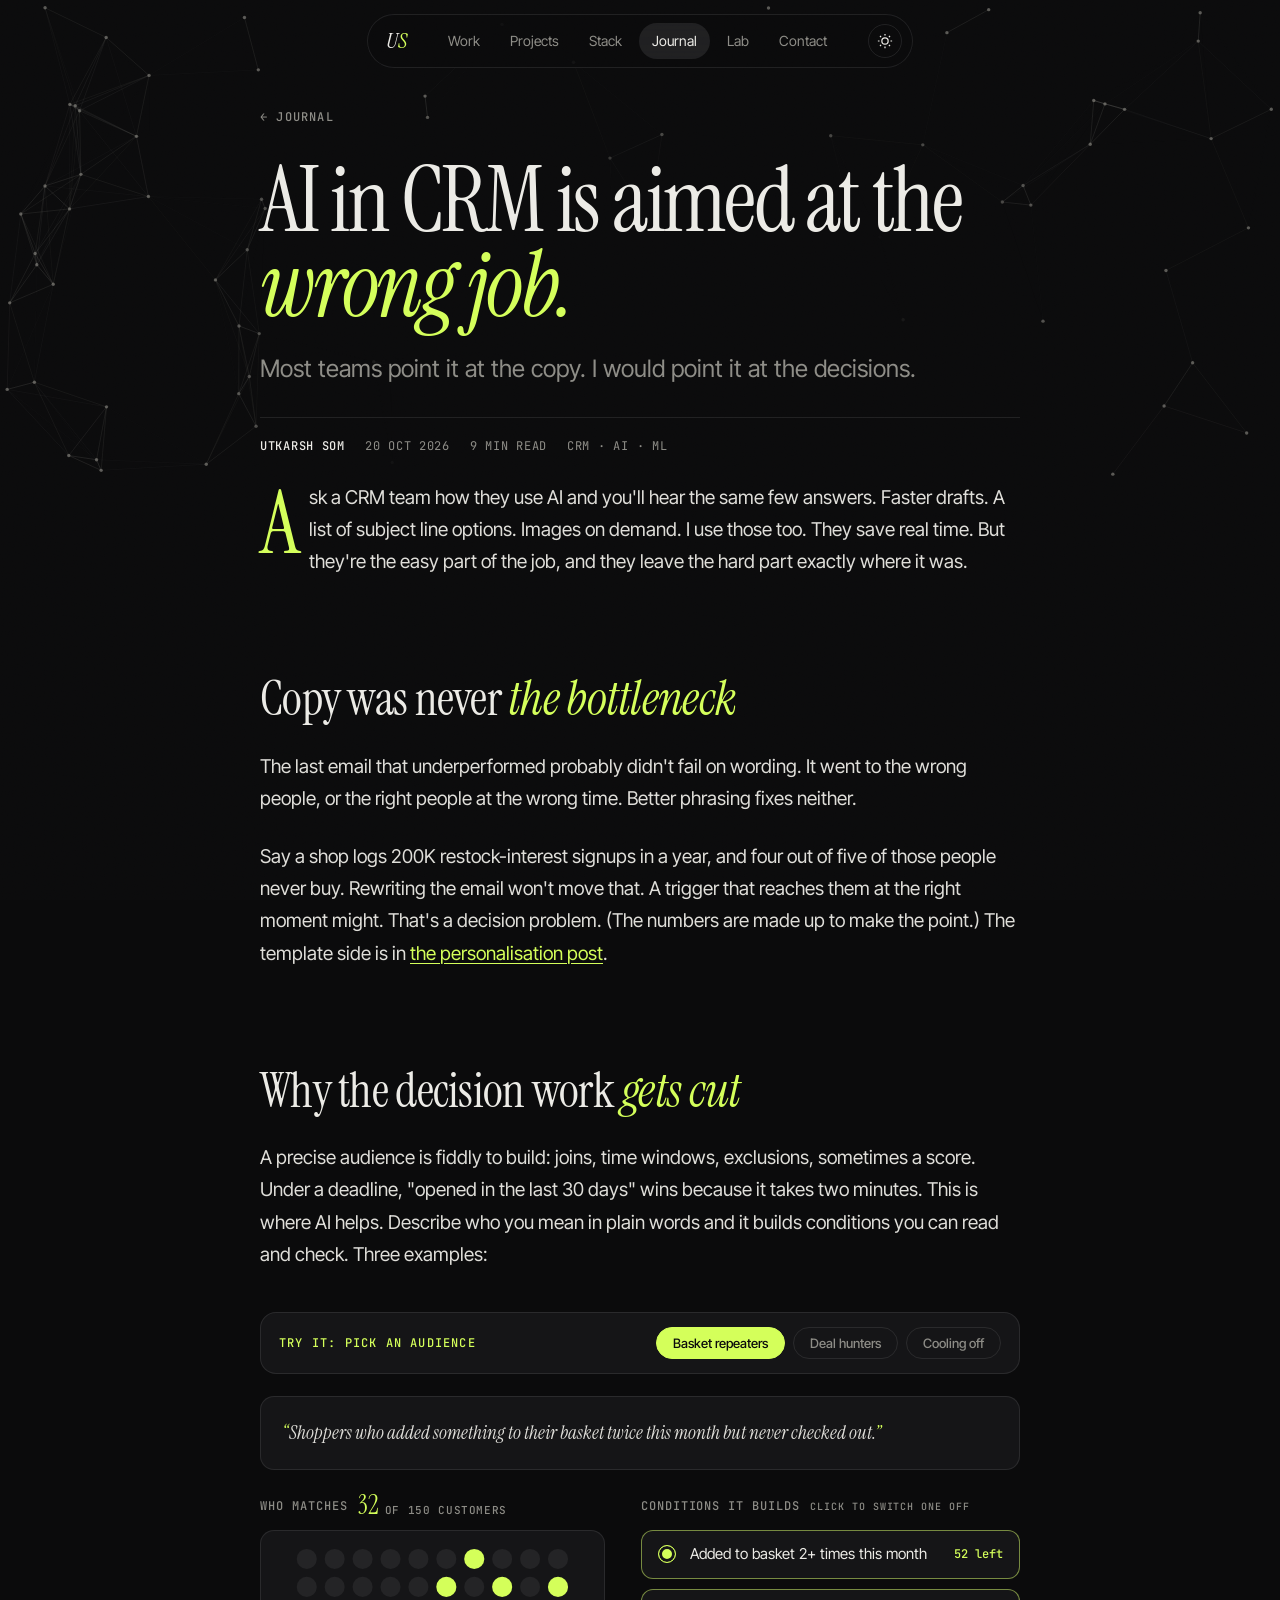
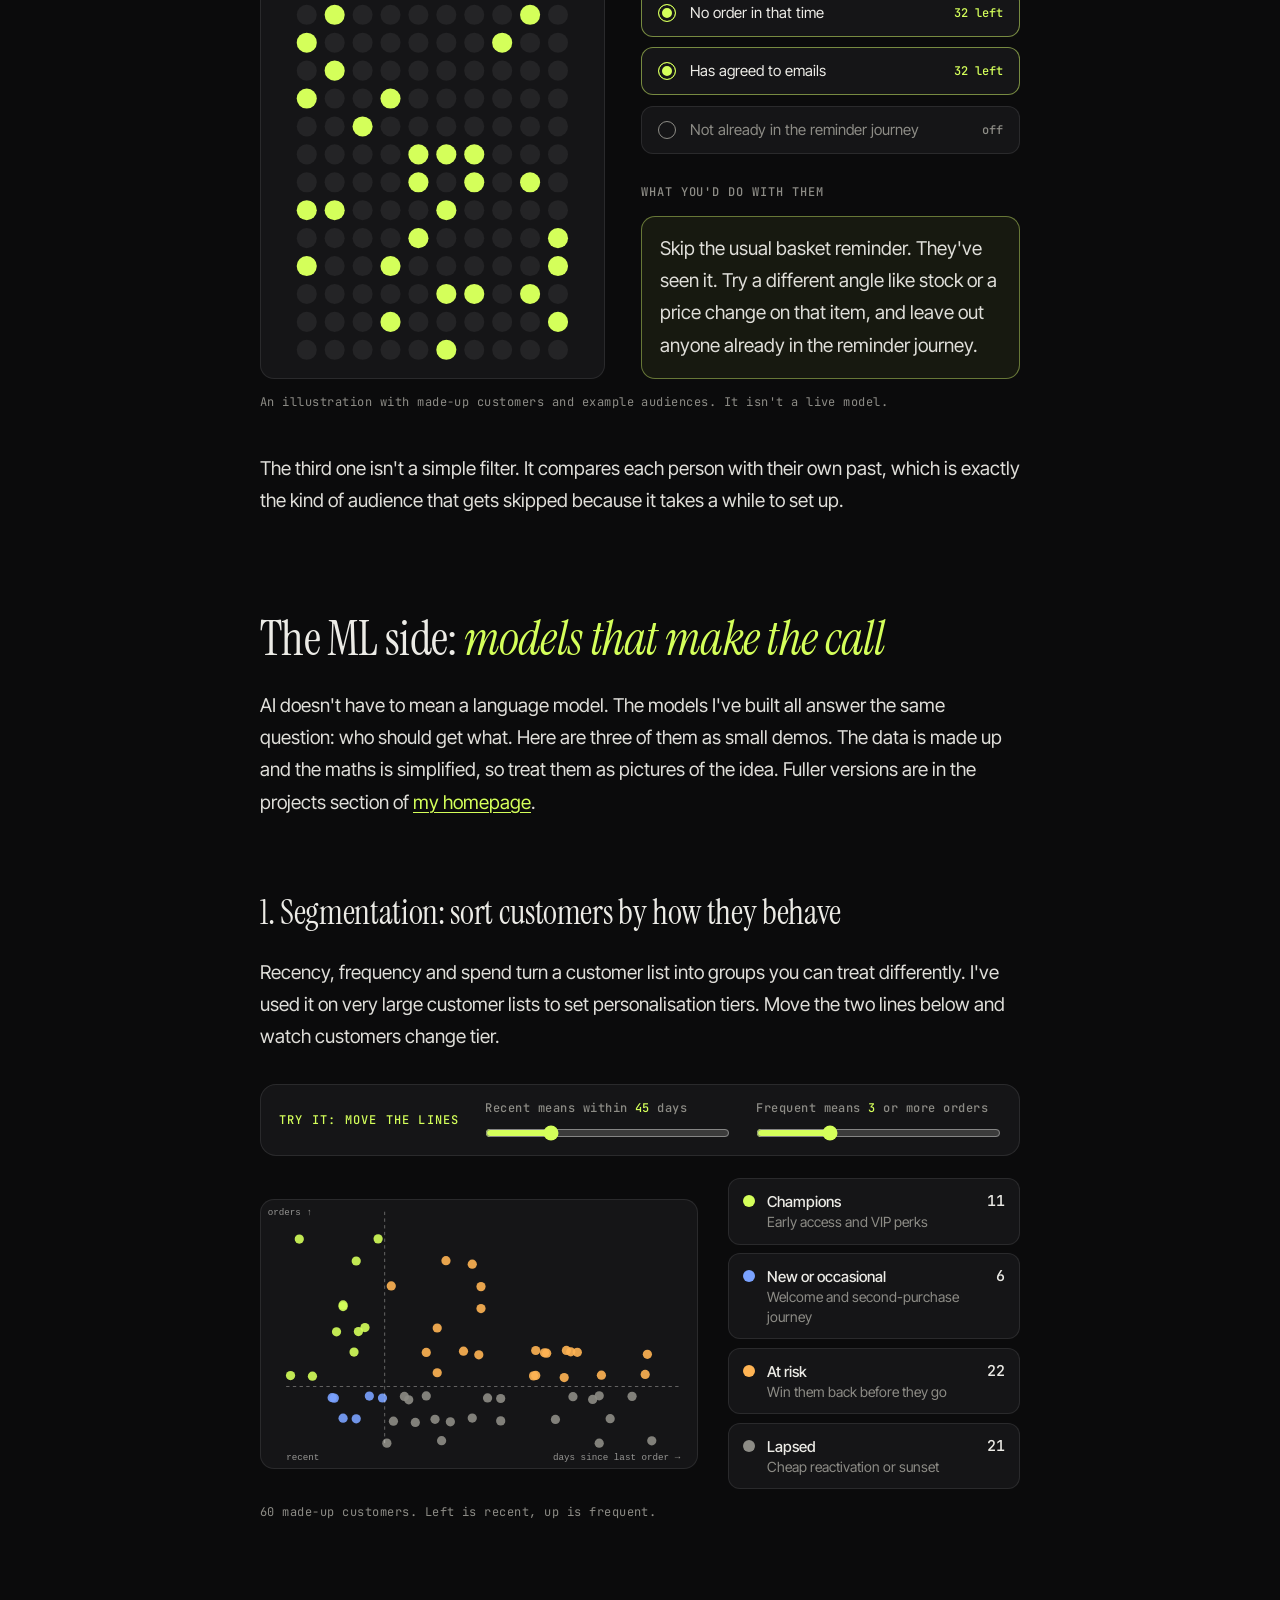
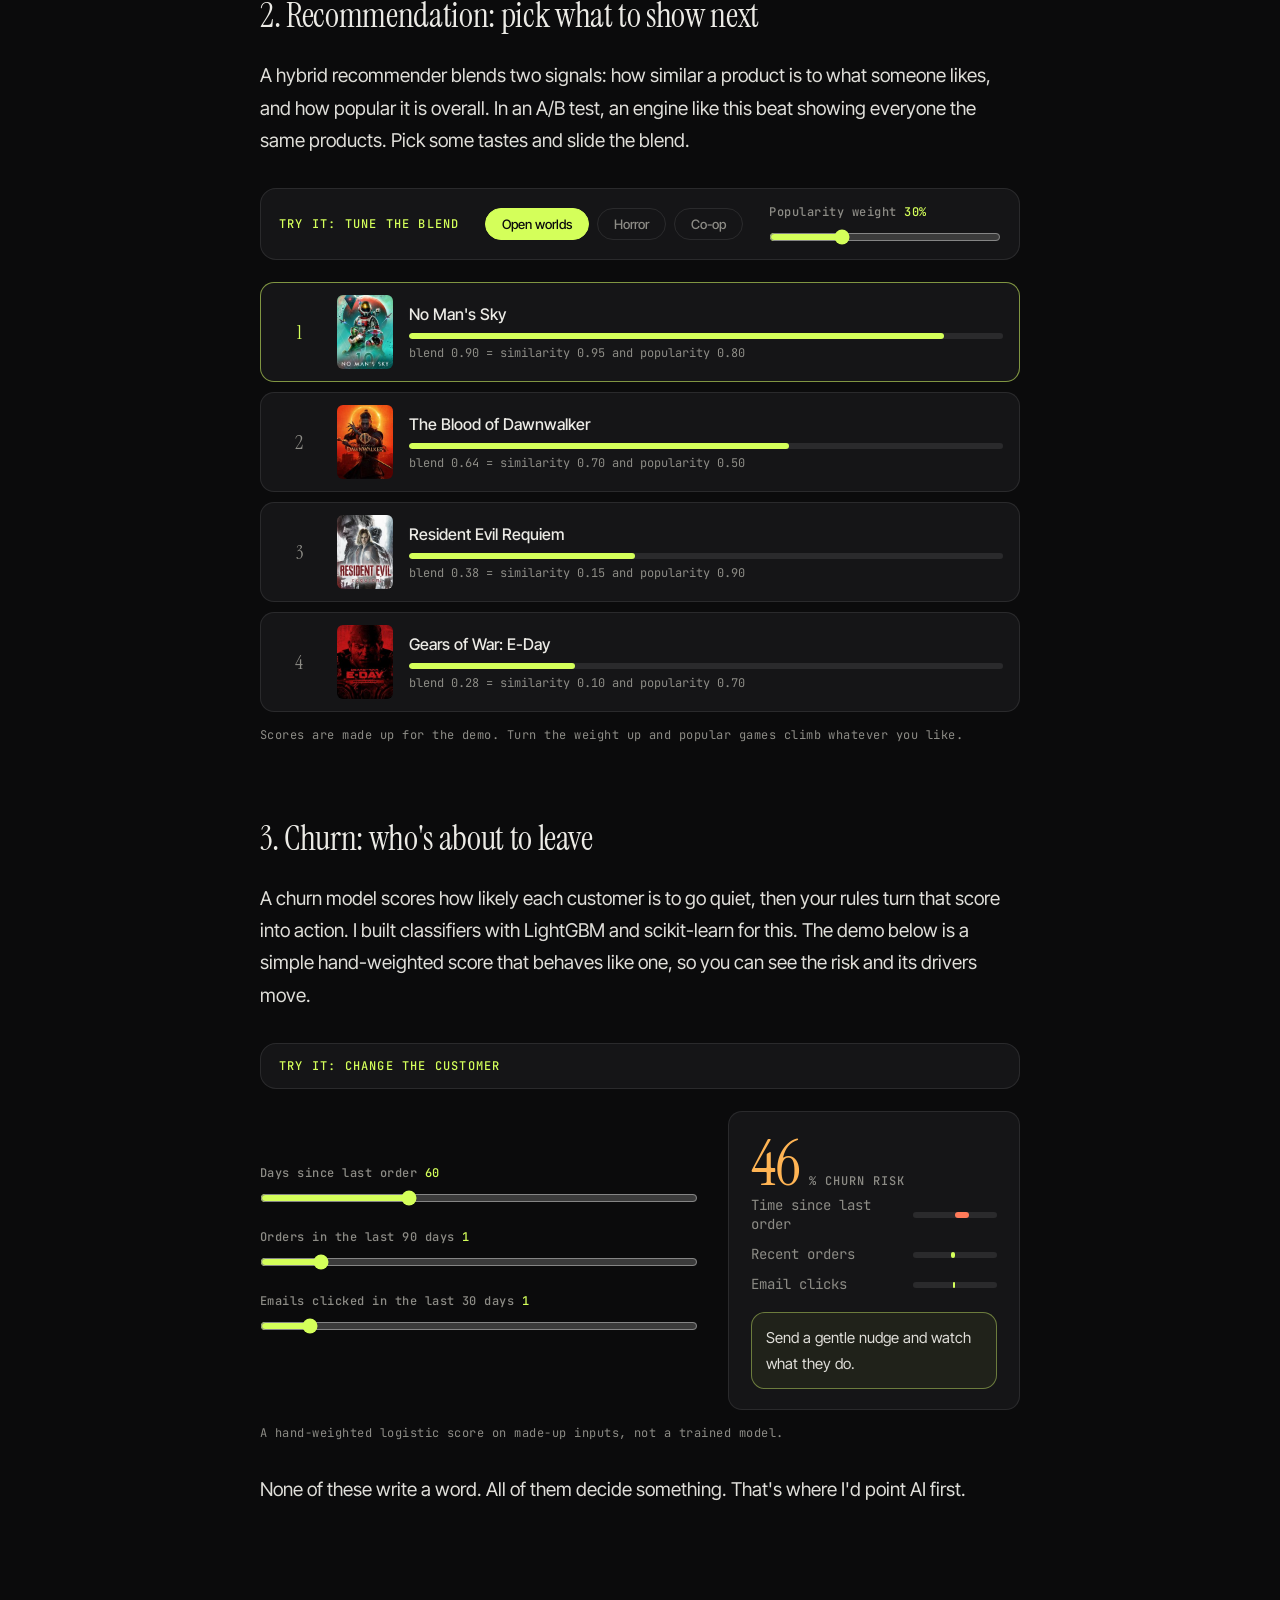
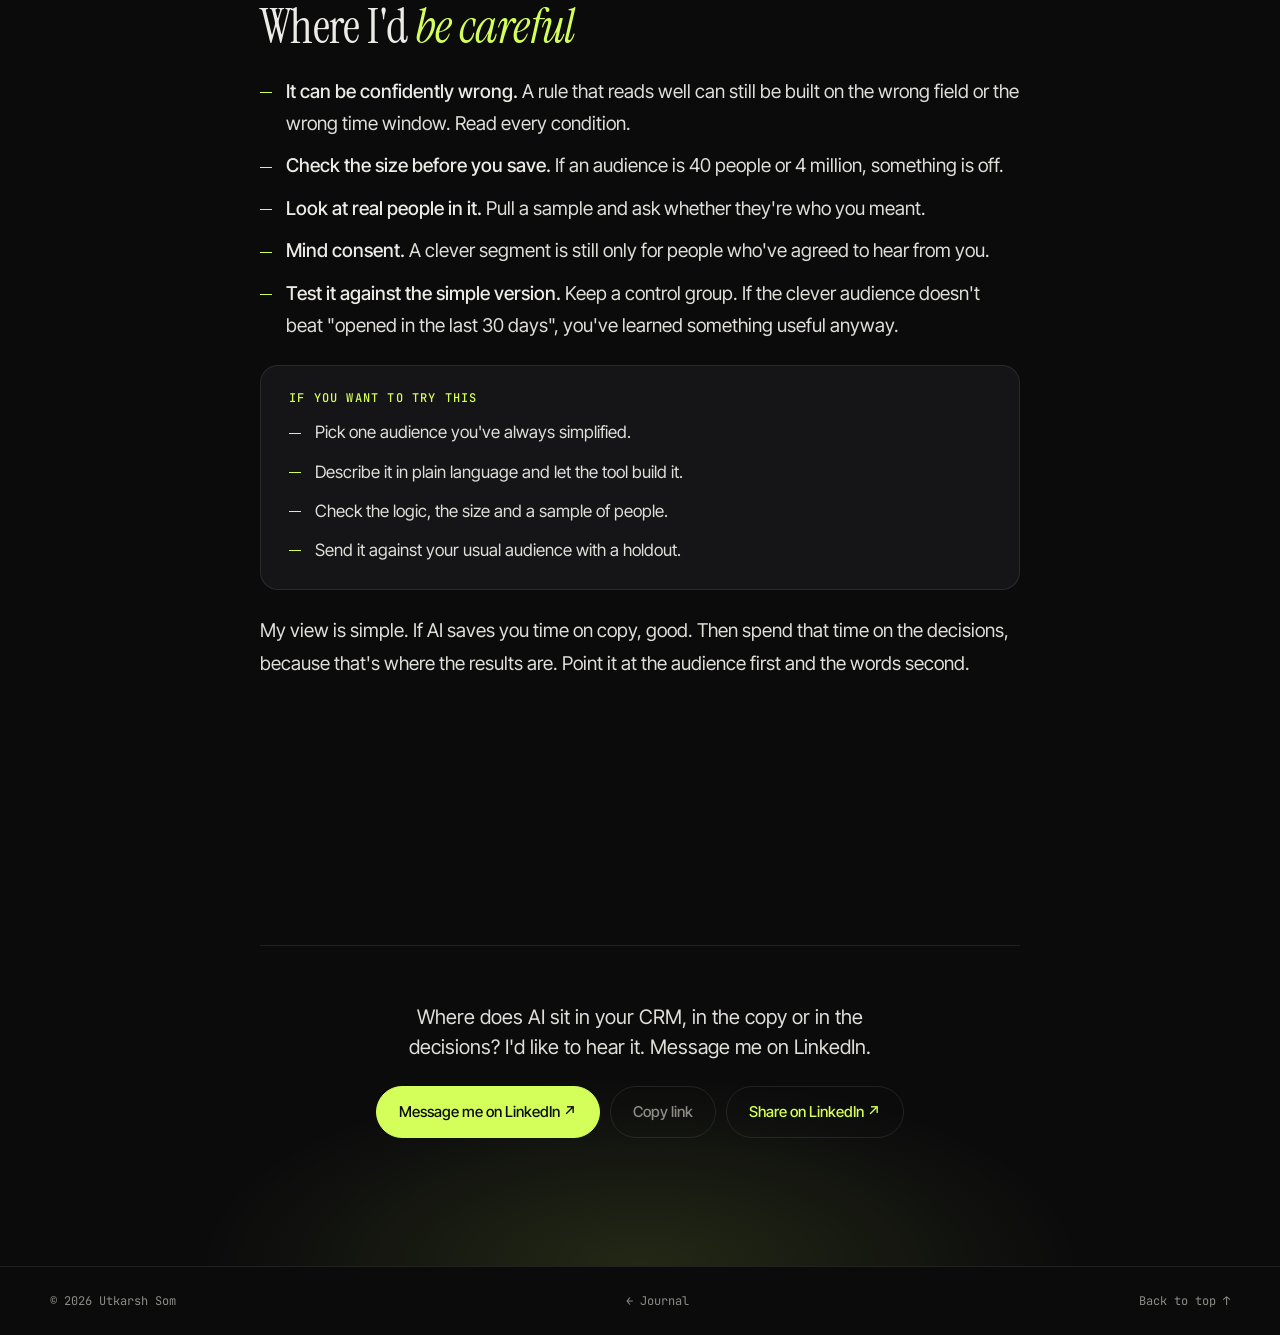
<file: journal/ai-in-crm.html>
<!doctype html>
<html lang="en" data-theme="dark">
<head>
<meta charset="utf-8">
<meta name="viewport" content="width=device-width, initial-scale=1">
<title>AI in CRM is aimed at the wrong job | Utkarsh Som</title>
<meta name="description" content="Most teams point AI at the copy. I would point it at the decisions, with demos of the ML behind them.">
<meta name="theme-color" content="#0b0b0c">
<meta property="og:title" content="AI in CRM is aimed at the wrong job">
<meta property="og:description" content="Most teams point AI at the copy. I would point it at the decisions, with demos of the ML behind them.">
<meta property="og:type" content="article">
<meta property="og:site_name" content="Utkarsh Som">
<meta property="og:image:alt" content="Title card: Is your AI writing your emails or deciding who gets them? Subject line options crossed out beside a note asking who gets which">
<meta property="og:url" content="https://utkarshsom.github.io/journal/ai-in-crm.html">
<meta property="og:image" content="https://utkarshsom.github.io/journal/img/og-ai-crm.png">
<meta property="og:image:width" content="1200">
<meta property="og:image:height" content="630">
<meta name="twitter:card" content="summary_large_image">
<meta name="author" content="Utkarsh Som">
<link rel="alternate" type="application/rss+xml" title="Utkarsh Som | Journal" href="feed.xml">
<link rel="canonical" href="https://utkarshsom.github.io/journal/ai-in-crm.html">
<link rel="icon" href="data:image/svg+xml,%3Csvg xmlns='http://www.w3.org/2000/svg' viewBox='0 0 64 64'%3E%3Crect width='64' height='64' rx='16' fill='%230b0b0c'/%3E%3Ctext x='32' y='46' font-family='Georgia,serif' font-size='37' text-anchor='middle' letter-spacing='-1'%3E%3Ctspan fill='%23ecebe6'%3EU%3C/tspan%3E%3Ctspan fill='%23d4ff5a' font-style='italic'%3ES%3C/tspan%3E%3C/text%3E%3C/svg%3E">
<link rel="preconnect" href="https://fonts.googleapis.com">
<link rel="preconnect" href="https://fonts.gstatic.com" crossorigin>
<link href="https://fonts.googleapis.com/css2?family=Instrument+Serif:ital@0;1&family=Inter+Tight:wght@300;400;500;600&family=JetBrains+Mono:wght@400;500&display=swap" rel="stylesheet">
<link rel="stylesheet" href="../style.css">
<link rel="stylesheet" href="journal.css">
<script>try{var t=localStorage.getItem('theme');if(t)document.documentElement.dataset.theme=t}catch(e){}</script>
</head>
<body>
<div class="grain" aria-hidden="true"></div>
<div class="cursor" aria-hidden="true"><span></span></div>
<div class="progress" aria-hidden="true"></div>

<header class="nav">
  <a href="../index.html" class="logo" aria-label="Utkarsh Som, home">U<em>S</em></a>
  <nav aria-label="Primary">
    <a href="../index.html#work">Work</a>
    <a href="../index.html#projects">Projects</a>
    <a href="../index.html#stack">Stack</a>
    <a href="./" class="here" aria-current="page">Journal</a>
    <a href="../lab/">Lab</a>
    <a href="../index.html#contact">Contact</a>
  </nav>
  <div class="nav-actions">
    <button class="icon-btn" id="theme-toggle" aria-label="Toggle light and dark theme">
      <svg viewBox="0 0 24 24" width="18" height="18" fill="none" stroke="currentColor" stroke-width="1.6"><circle cx="12" cy="12" r="4.2"/><path d="M12 2.5v2.2M12 19.3v2.2M2.5 12h2.2M19.3 12h2.2M5.3 5.3l1.5 1.5M17.2 17.2l1.5 1.5M5.3 18.7l1.5-1.5M17.2 6.8l1.5-1.5"/></svg>
    </button>
  </div>
</header>

<main>
  <header class="a-head">
    <canvas class="jbg" aria-hidden="true"></canvas>
    <div class="wrap">
      <a class="back" href="./">← Journal</a>
      <h1 class="reveal">AI in CRM is aimed at the <em>wrong job.</em></h1>
      <p class="dek reveal">Most teams point it at the copy. I would point it at the decisions.</p>
      <div class="byline reveal"><span><b>Utkarsh Som</b></span><span>20 Oct 2026</span><span>9 min read</span><span>CRM · AI · ML</span></div>
    </div>
  </header>

  <article class="a-body">
    <p class="lead reveal">Ask a CRM team how they use AI and you'll hear the same few answers. Faster drafts. A list of subject line options. Images on demand. I use those too. They save real time. But they're the easy part of the job, and they leave the hard part exactly where it was.</p>

    <h2 class="reveal">Copy was never <em>the bottleneck</em></h2>

    <p class="reveal">The last email that underperformed probably didn't fail on wording. It went to the wrong people, or the right people at the wrong time. Better phrasing fixes neither.</p>

    <p class="reveal">Say a shop logs 200K restock-interest signups in a year, and four out of five of those people never buy. Rewriting the email won't move that. A trigger that reaches them at the right moment might. That's a decision problem. (The numbers are made up to make the point.) The template side is in <a href="personalisation-with-html.html">the personalisation post</a>.</p>

    <h2 class="reveal">Why the decision work <em>gets cut</em></h2>

    <p class="reveal">A precise audience is fiddly to build: joins, time windows, exclusions, sometimes a score. Under a deadline, "opened in the last 30 days" wins because it takes two minutes. This is where AI helps. Describe who you mean in plain words and it builds conditions you can read and check. Three examples:</p>

    <figure class="aid reveal" id="aidemo">
      <div class="try-bar">
        <span class="try-title">Try it: pick an audience</span>
        <div class="readers" role="group" aria-label="Choose an audience">
          <button type="button" class="reader on" data-i="0" aria-pressed="true">Basket repeaters</button>
          <button type="button" class="reader" data-i="1" aria-pressed="false">Deal hunters</button>
          <button type="button" class="reader" data-i="2" aria-pressed="false">Cooling off</button>
        </div>
      </div>
      <p class="ask" id="ask"></p>
      <div class="aid-cols">
        <div class="crowd">
          <div class="lbl-row">Who matches <small><b id="cn">150</b> of 150 customers</small></div>
          <div class="crowd-card"><svg id="crowd" viewBox="0 0 200 300" role="img" aria-label="150 customers shown as dots. Customers matching the chosen conditions are highlighted"></svg></div>
        </div>
        <div>
          <div class="lbl-row">Conditions it builds <small>click to switch one off</small></div>
          <ul class="steps" id="steps"></ul>
          <div class="lbl-row act-lbl">What you'd do with them</div>
          <p class="prule" id="aact"></p>
        </div>
      </div>
      <figcaption>An illustration with made-up customers and example audiences. It isn't a live model.</figcaption>
    </figure>

    <p class="reveal">The third one isn't a simple filter. It compares each person with their own past, which is exactly the kind of audience that gets skipped because it takes a while to set up.</p>

    <h2 class="reveal">The ML side: <em>models that make the call</em></h2>

    <p class="reveal">AI doesn't have to mean a language model. The models I've built all answer the same question: who should get what. Here are three of them as small demos. The data is made up and the maths is simplified, so treat them as pictures of the idea. Fuller versions are in the projects section of <a href="../index.html#projects">my homepage</a>.</p>

    <h3 class="ml-h reveal">1. Segmentation: sort customers by how they behave</h3>
    <p class="reveal">Recency, frequency and spend turn a customer list into groups you can treat differently. I've used it on very large customer lists to set personalisation tiers. Move the two lines below and watch customers change tier.</p>

    <figure class="ml reveal" id="rfmdemo">
      <div class="try-bar">
        <span class="try-title">Try it: move the lines</span>
        <label class="rng">Recent means within <b id="rfm-rv">45</b> days<input type="range" id="rfm-r" min="10" max="150" value="45"></label>
        <label class="rng">Frequent means <b id="rfm-fv">3</b> or more orders<input type="range" id="rfm-f" min="1" max="8" value="3"></label>
      </div>
      <div class="ml-cols">
        <svg id="rfm-svg" viewBox="0 0 520 320" role="img" aria-label="Customers plotted by days since last order and number of orders"></svg>
        <ul class="legend" id="rfm-leg"></ul>
      </div>
      <figcaption>60 made-up customers. Left is recent, up is frequent.</figcaption>
    </figure>

    <h3 class="ml-h reveal">2. Recommendation: pick what to show next</h3>
    <p class="reveal">A hybrid recommender blends two signals: how similar a product is to what someone likes, and how popular it is overall. In an A/B test, an engine like this beat showing everyone the same products. Pick some tastes and slide the blend.</p>

    <figure class="ml reveal" id="recodemo">
      <div class="try-bar">
        <span class="try-title">Try it: tune the blend</span>
        <div class="readers" role="group" aria-label="Shopper tastes" id="reco-tastes">
          <button type="button" class="reader on" data-t="0" aria-pressed="true">Open worlds</button>
          <button type="button" class="reader" data-t="1" aria-pressed="false">Horror</button>
          <button type="button" class="reader" data-t="2" aria-pressed="false">Co-op</button>
        </div>
        <label class="rng">Popularity weight <b id="reco-wv">30%</b><input type="range" id="reco-w" min="0" max="100" value="30"></label>
      </div>
      <ol class="reco" id="reco-list"></ol>
      <figcaption>Scores are made up for the demo. Turn the weight up and popular games climb whatever you like.</figcaption>
    </figure>

    <h3 class="ml-h reveal">3. Churn: who's about to leave</h3>
    <p class="reveal">A churn model scores how likely each customer is to go quiet, then your rules turn that score into action. I built classifiers with LightGBM and scikit-learn for this. The demo below is a simple hand-weighted score that behaves like one, so you can see the risk and its drivers move.</p>

    <figure class="ml reveal" id="churndemo">
      <div class="try-bar">
        <span class="try-title">Try it: change the customer</span>
      </div>
      <div class="ml-cols">
        <div class="sliders">
          <label class="rng wide">Days since last order <b id="ch-dv">60</b><input type="range" id="ch-d" min="0" max="180" value="60"></label>
          <label class="rng wide">Orders in the last 90 days <b id="ch-ov">1</b><input type="range" id="ch-o" min="0" max="8" value="1"></label>
          <label class="rng wide">Emails clicked in the last 30 days <b id="ch-cv">1</b><input type="range" id="ch-c" min="0" max="10" value="1"></label>
        </div>
        <div class="gauge">
          <div class="gauge-n"><span id="ch-p">46</span><small>% churn risk</small></div>
          <ul class="drivers" id="ch-drv"></ul>
          <p class="prule" id="ch-act"></p>
        </div>
      </div>
      <figcaption>A hand-weighted logistic score on made-up inputs, not a trained model.</figcaption>
    </figure>

    <p class="reveal">None of these write a word. All of them decide something. That's where I'd point AI first.</p>

    <h2 class="reveal">Where I'd <em>be careful</em></h2>

    <ul class="reveal">
      <li><b>It can be confidently wrong.</b> A rule that reads well can still be built on the wrong field or the wrong time window. Read every condition.</li>
      <li><b>Check the size before you save.</b> If an audience is 40 people or 4 million, something is off.</li>
      <li><b>Look at real people in it.</b> Pull a sample and ask whether they're who you meant.</li>
      <li><b>Mind consent.</b> A clever segment is still only for people who've agreed to hear from you.</li>
      <li><b>Test it against the simple version.</b> Keep a control group. If the clever audience doesn't beat "opened in the last 30 days", you've learned something useful anyway.</li>
    </ul>

    <div class="callout reveal">
      <h3>If you want to try this</h3>
      <ul>
        <li>Pick one audience you've always simplified.</li>
        <li>Describe it in plain language and let the tool build it.</li>
        <li>Check the logic, the size and a sample of people.</li>
        <li>Send it against your usual audience with a holdout.</li>
      </ul>
    </div>

    <p class="reveal">My view is simple. If AI saves you time on copy, good. Then spend that time on the decisions, because that's where the results are. Point it at the audience first and the words second.</p>

    <div class="a-foot reveal">
      <p>Where does AI sit in your CRM, in the copy or in the decisions? I'd like to hear it. Message me on LinkedIn.</p>
      <div class="share">
        <a class="btn primary" href="https://www.linkedin.com/in/utkarshsom" target="_blank" rel="noopener">Message me on LinkedIn ↗</a>
        <button class="btn ghost" id="copy-link" type="button">Copy link</button>
      </div>
    </div>
  </article>
</main>

<footer class="foot">
  <div class="wrap">
    <span>© <span id="yr"></span> Utkarsh Som</span>
    <a href="./">← Journal</a>
    <a href="#top" onclick="scrollTo({top:0});return false">Back to top ↑</a>
  </div>
</footer>

<script src="journal.js"></script>
</body>
</html>
</file>
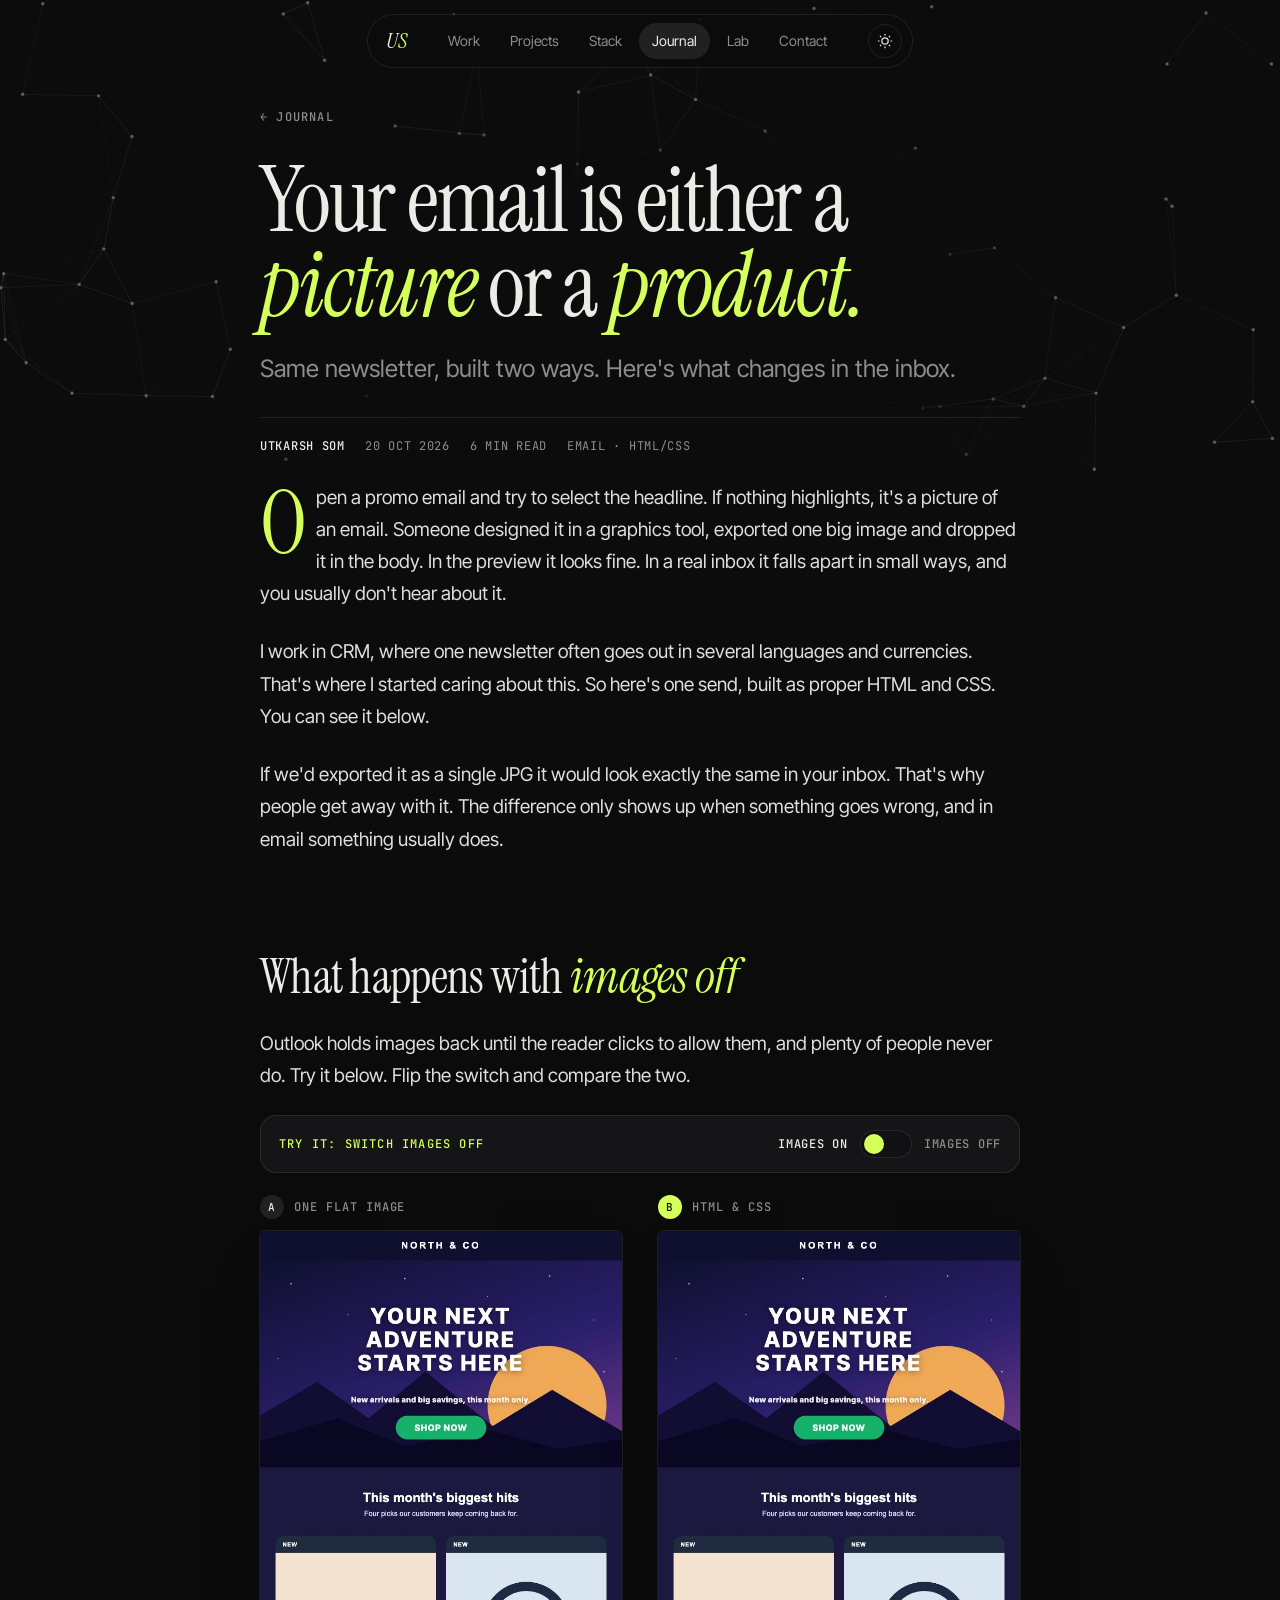
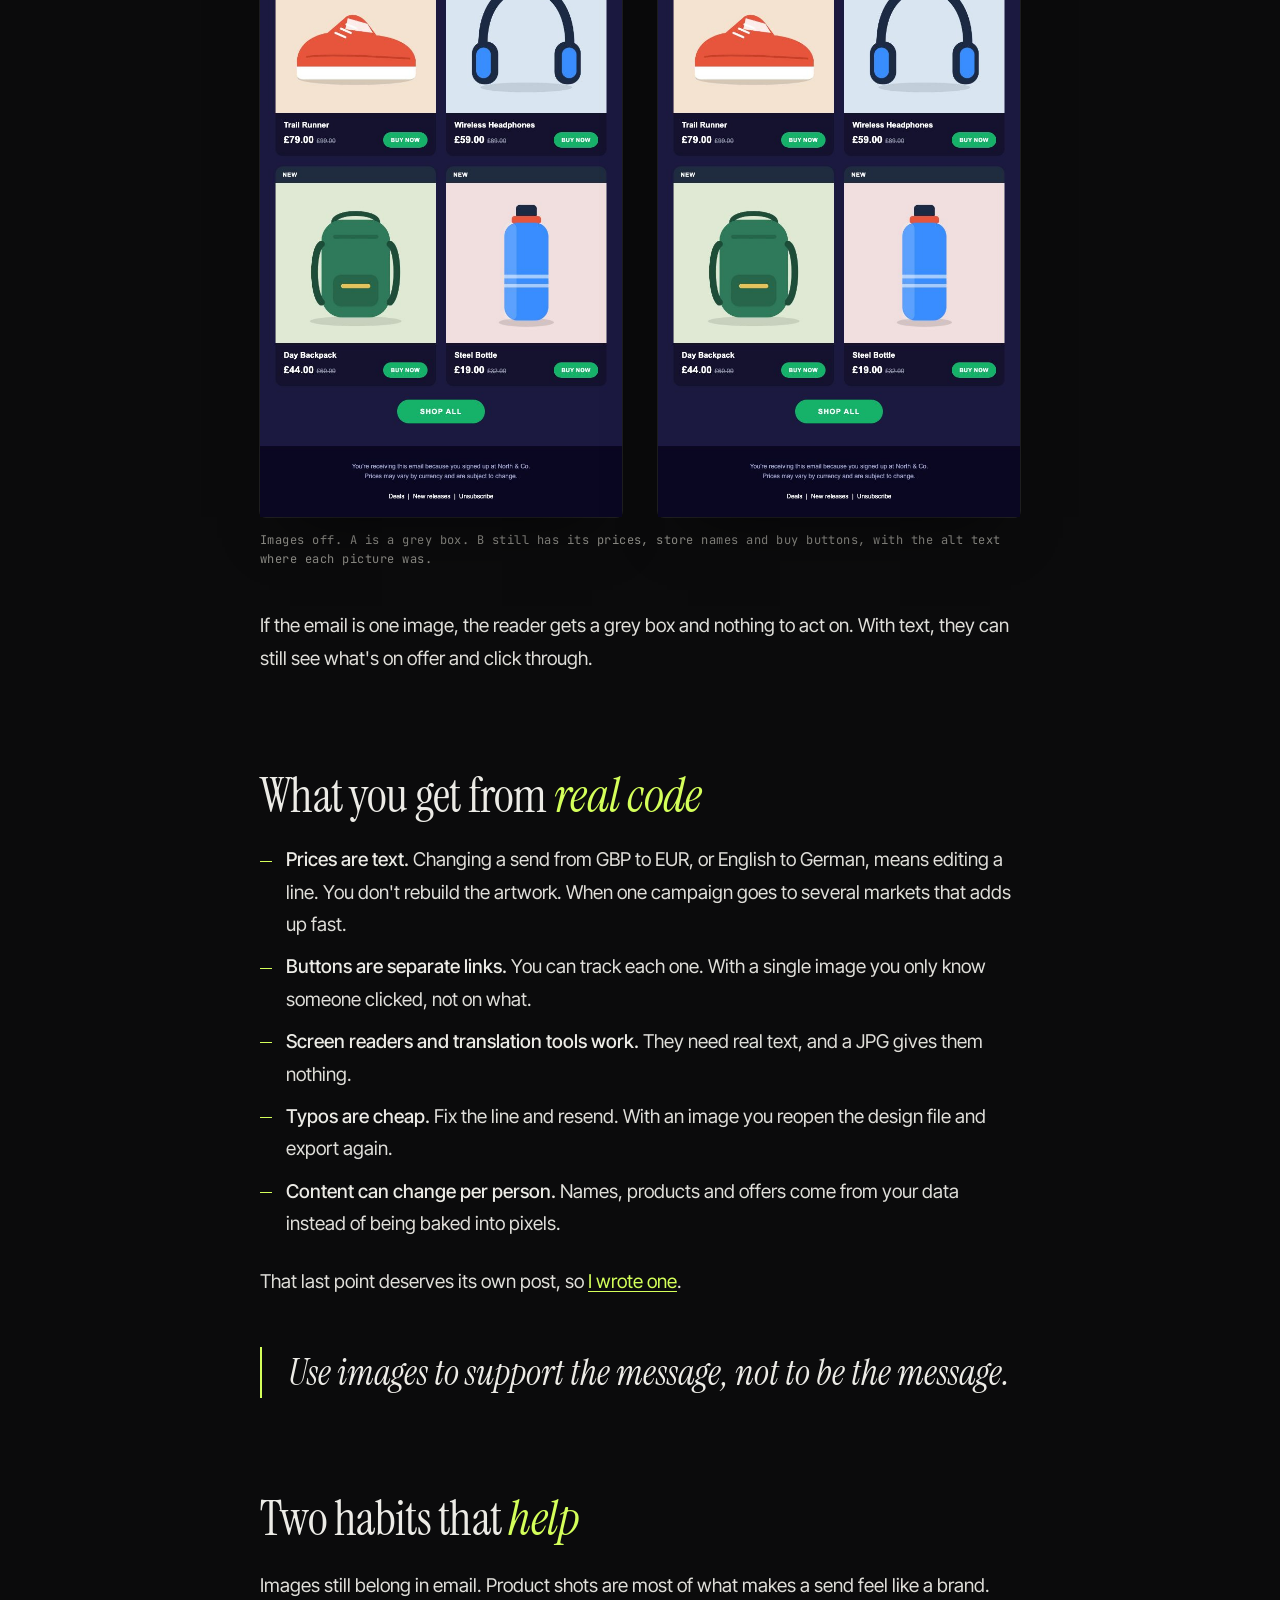
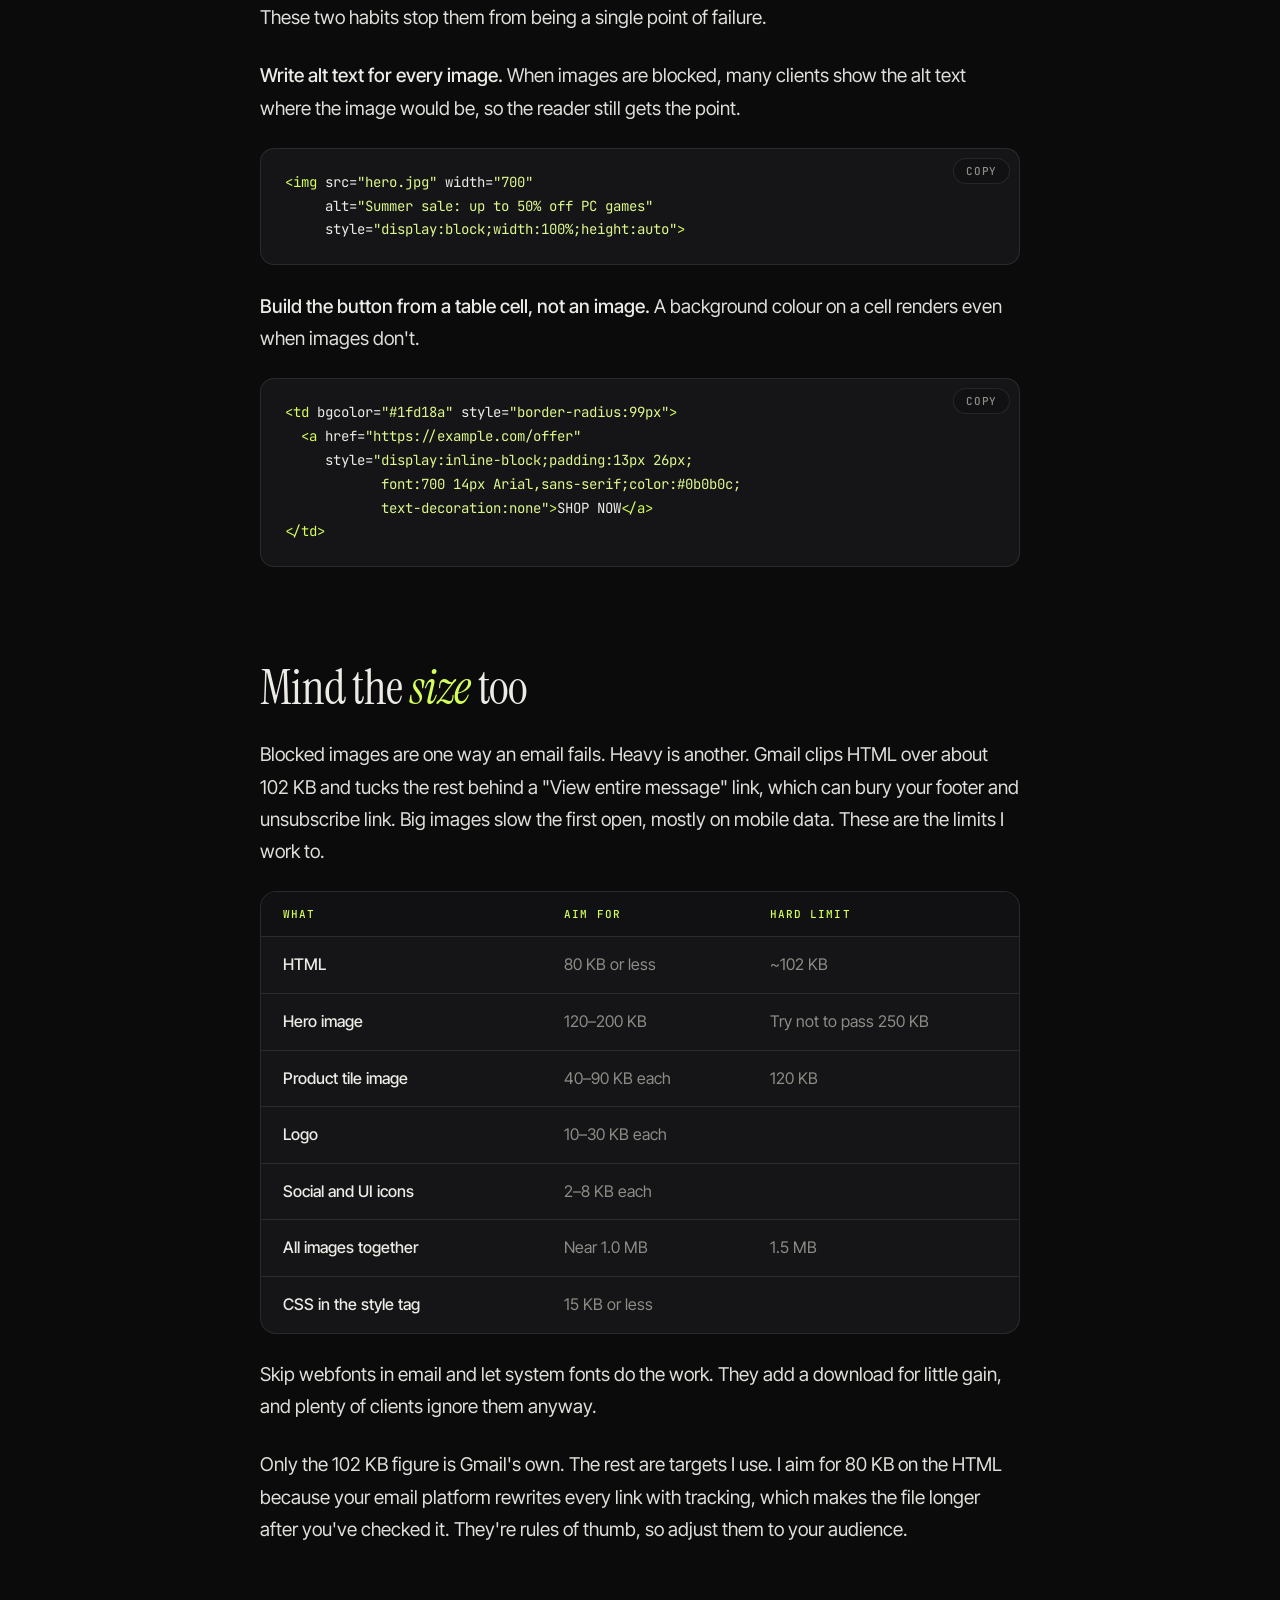
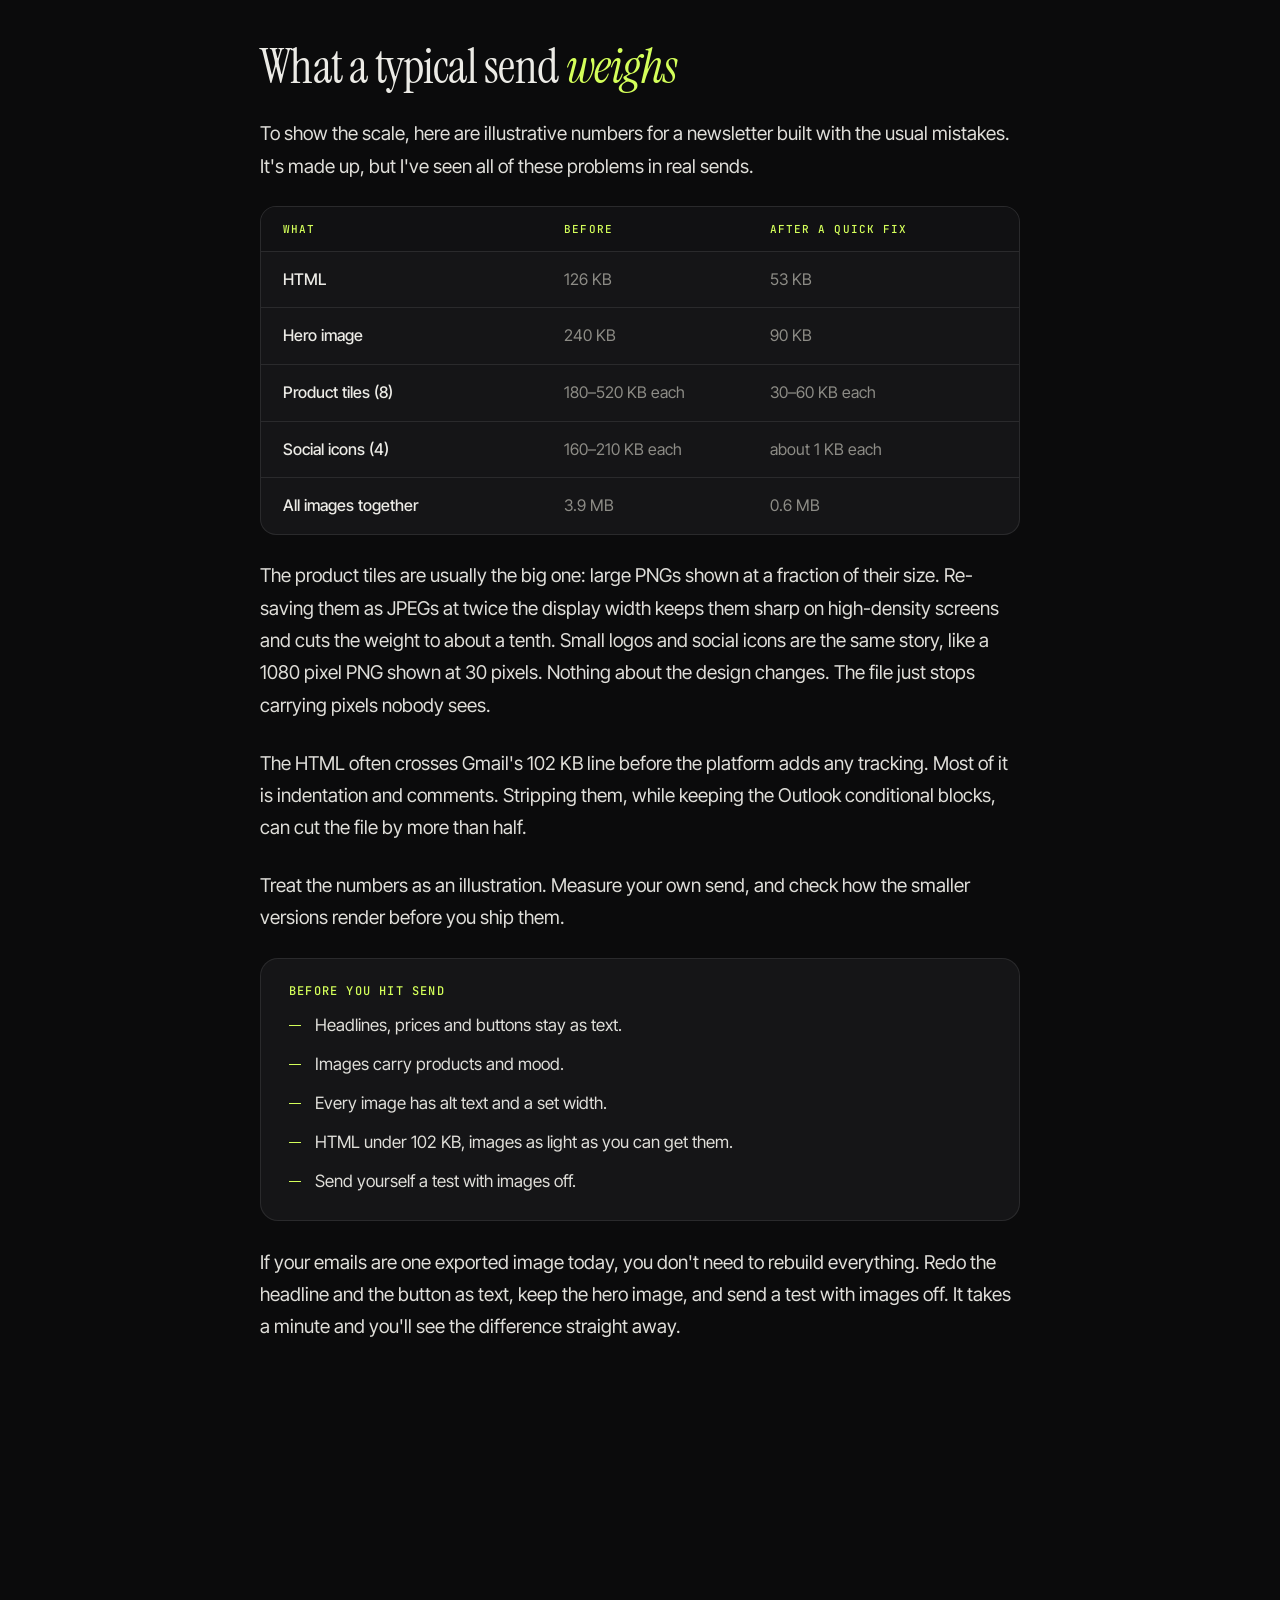
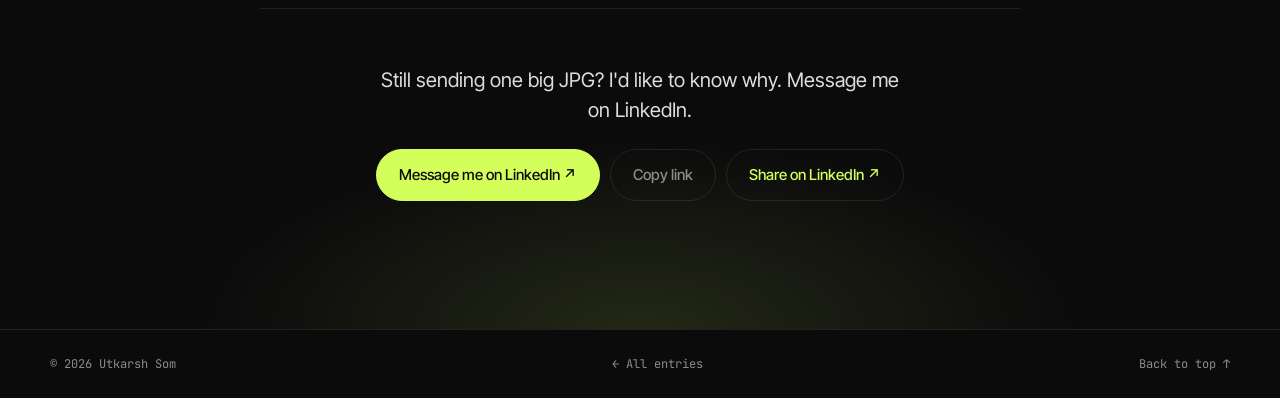
<file: journal/email-html-vs-images.html>
<!doctype html>
<html lang="en" data-theme="dark">
<head>
<meta charset="utf-8">
<meta name="viewport" content="width=device-width, initial-scale=1">
<title>Your email is either a picture or a product | Utkarsh Som</title>
<meta name="description" content="Same newsletter, built two ways. What changes when an email is real HTML and CSS instead of one flat image.">
<meta name="theme-color" content="#0b0b0c">
<meta property="og:title" content="Your email is either a picture or a product">
<meta property="og:description" content="Same newsletter, built two ways. What changes when an email is real HTML and CSS instead of one flat image.">
<meta property="og:type" content="article">
<meta property="og:site_name" content="Utkarsh Som">
<meta property="og:image:alt" content="Title card: Your email is either a picture or a product, next to two views of a newsletter, one with images and one with images off">
<meta property="og:url" content="https://utkarshsom.github.io/journal/email-html-vs-images.html">
<meta property="og:image" content="https://utkarshsom.github.io/journal/img/og-email-v2.png">
<meta property="og:image:width" content="1200">
<meta property="og:image:height" content="630">
<meta name="twitter:card" content="summary_large_image">
<meta name="author" content="Utkarsh Som">
<link rel="alternate" type="application/rss+xml" title="Utkarsh Som | Journal" href="feed.xml">
<link rel="canonical" href="https://utkarshsom.github.io/journal/email-html-vs-images.html">
<link rel="icon" href="data:image/svg+xml,%3Csvg xmlns='http://www.w3.org/2000/svg' viewBox='0 0 64 64'%3E%3Crect width='64' height='64' rx='16' fill='%230b0b0c'/%3E%3Ctext x='32' y='46' font-family='Georgia,serif' font-size='37' text-anchor='middle' letter-spacing='-1'%3E%3Ctspan fill='%23ecebe6'%3EU%3C/tspan%3E%3Ctspan fill='%23d4ff5a' font-style='italic'%3ES%3C/tspan%3E%3C/text%3E%3C/svg%3E">
<link rel="preconnect" href="https://fonts.googleapis.com">
<link rel="preconnect" href="https://fonts.gstatic.com" crossorigin>
<link href="https://fonts.googleapis.com/css2?family=Instrument+Serif:ital@0;1&family=Inter+Tight:wght@300;400;500;600&family=JetBrains+Mono:wght@400;500&display=swap" rel="stylesheet">
<link rel="stylesheet" href="../style.css">
<link rel="stylesheet" href="journal.css">
<script>try{var t=localStorage.getItem('theme');if(t)document.documentElement.dataset.theme=t}catch(e){}</script>
</head>
<body>
<div class="grain" aria-hidden="true"></div>
<div class="cursor" aria-hidden="true"><span></span></div>
<div class="progress" aria-hidden="true"></div>

<header class="nav">
  <a href="../index.html" class="logo" aria-label="Utkarsh Som, home">U<em>S</em></a>
  <nav aria-label="Primary">
    <a href="../index.html#work">Work</a>
    <a href="../index.html#projects">Projects</a>
    <a href="../index.html#stack">Stack</a>
    <a href="./" class="here" aria-current="page">Journal</a>
    <a href="../lab/">Lab</a>
    <a href="../index.html#contact">Contact</a>
  </nav>
  <div class="nav-actions">
    <button class="icon-btn" id="theme-toggle" aria-label="Toggle light and dark theme">
      <svg viewBox="0 0 24 24" width="18" height="18" fill="none" stroke="currentColor" stroke-width="1.6"><circle cx="12" cy="12" r="4.2"/><path d="M12 2.5v2.2M12 19.3v2.2M2.5 12h2.2M19.3 12h2.2M5.3 5.3l1.5 1.5M17.2 17.2l1.5 1.5M5.3 18.7l1.5-1.5M17.2 6.8l1.5-1.5"/></svg>
    </button>
  </div>
</header>

<main>
  <header class="a-head">
    <canvas class="jbg" aria-hidden="true"></canvas>
    <div class="wrap">
      <a class="back" href="./">← Journal</a>
      <h1 class="reveal">Your email is either a <em>picture</em> or a <em>product.</em></h1>
      <p class="dek reveal">Same newsletter, built two ways. Here's what changes in the inbox.</p>
      <div class="byline reveal"><span><b>Utkarsh Som</b></span><span>20 Oct 2026</span><span>6 min read</span><span>Email · HTML/CSS</span></div>
    </div>
  </header>

  <article class="a-body">
    <p class="lead reveal">Open a promo email and try to select the headline. If nothing highlights, it's a picture of an email. Someone designed it in a graphics tool, exported one big image and dropped it in the body. In the preview it looks fine. In a real inbox it falls apart in small ways, and you usually don't hear about it.</p>

    <p class="reveal">I work in CRM, where one newsletter often goes out in several languages and currencies. That's where I started caring about this. So here's one send, built as proper HTML and CSS. You can see it below.</p>

    <p class="reveal">If we'd exported it as a single JPG it would look exactly the same in your inbox. That's why people get away with it. The difference only shows up when something goes wrong, and in email something usually does.</p>

    <h2 class="reveal">What happens with <em>images off</em></h2>

    <p class="reveal">Outlook holds images back until the reader clicks to allow them, and plenty of people never do. Try it below. Flip the switch and compare the two.</p>

    <figure class="fig-wide tryit reveal" id="imgdemo" data-state="on">
      <div class="try-bar">
        <span class="try-title">Try it: switch images off</span>
        <button class="switch" id="img-switch" role="switch" aria-checked="true" aria-label="Images in the email">
          <span class="sw-lbl on">Images on</span>
          <span class="sw-track"><span class="sw-knob"></span></span>
          <span class="sw-lbl off">Images off</span>
        </button>
      </div>
      <div class="try-cols">
        <div>
          <div class="lbl-row"><i>A</i> One flat image</div>
          <div class="win">
            <div class="layer live"><img src="img/email-live-2.jpg" alt="A newsletter from a retailer with a hero banner and four products, each with a price and a Buy now button" width="700" height="1713" loading="lazy"></div>
            <div class="layer blk"><svg width="40" height="40" viewBox="0 0 24 24" fill="none" stroke="currentColor" stroke-width="1.5"><rect x="3" y="4" width="18" height="16" rx="2"/><circle cx="9" cy="10" r="1.6"/><path d="m4 18 5.5-5.5 4 4 2.5-2.5L20 18"/></svg><span>Images are blocked.<br>The whole email was one image,<br>so this is all the reader gets.</span></div>
          </div>
        </div>
        <div class="good">
          <div class="lbl-row good"><i>B</i> HTML &amp; CSS</div>
          <div class="win">
            <div class="layer live"><img src="img/email-live-2.jpg" alt="A newsletter from a retailer with a hero banner and four products, each with a price and a Buy now button" width="700" height="1713" loading="lazy"></div>
            <div class="layer offl"><img src="img/email-off-2.jpg" alt="The same newsletter with images hidden: the headline, product names, prices and Buy now buttons are still visible" width="700" height="1713" loading="lazy"></div>
          </div>
        </div>
      </div>
      <figcaption>Images off. A is a grey box. B still has its prices, store names and buy buttons, with the alt text where each picture was.</figcaption>
    </figure>

    <p class="reveal">If the email is one image, the reader gets a grey box and nothing to act on. With text, they can still see what's on offer and click through.</p>

    <h2 class="reveal">What you get from <em>real code</em></h2>

    <ul class="reveal">
      <li><b>Prices are text.</b> Changing a send from GBP to EUR, or English to German, means editing a line. You don't rebuild the artwork. When one campaign goes to several markets that adds up fast.</li>
      <li><b>Buttons are separate links.</b> You can track each one. With a single image you only know someone clicked, not on what.</li>
      <li><b>Screen readers and translation tools work.</b> They need real text, and a JPG gives them nothing.</li>
      <li><b>Typos are cheap.</b> Fix the line and resend. With an image you reopen the design file and export again.</li>
      <li><b>Content can change per person.</b> Names, products and offers come from your data instead of being baked into pixels.</li>
    </ul>

    <p class="reveal">That last point deserves its own post, so <a href="personalisation-with-html.html">I wrote one</a>.</p>

    <blockquote class="reveal">Use images to support the message, not to be the message.</blockquote>

    <h2 class="reveal">Two habits that <em>help</em></h2>

    <p class="reveal">Images still belong in email. Product shots are most of what makes a send feel like a brand. These two habits stop them from being a single point of failure.</p>

    <p class="reveal"><b>Write alt text for every image.</b> When images are blocked, many clients show the alt text where the image would be, so the reader still gets the point.</p>
<pre class="reveal"><code><span class="t">&lt;img</span> src=<span class="s">"hero.jpg"</span> width=<span class="s">"700"</span>
     alt=<span class="s">"Summer sale: up to 50% off PC games"</span>
     style=<span class="s">"display:block;width:100%;height:auto"</span><span class="t">&gt;</span></code></pre>

    <p class="reveal"><b>Build the button from a table cell, not an image.</b> A background colour on a cell renders even when images don't.</p>
<pre class="reveal"><code><span class="t">&lt;td</span> bgcolor=<span class="s">"#1fd18a"</span> style=<span class="s">"border-radius:99px"</span><span class="t">&gt;</span>
  <span class="t">&lt;a</span> href=<span class="s">"https://example.com/offer"</span>
     style=<span class="s">"display:inline-block;padding:13px 26px;
            font:700 14px Arial,sans-serif;color:#0b0b0c;
            text-decoration:none"</span><span class="t">&gt;</span>SHOP NOW<span class="t">&lt;/a&gt;</span>
<span class="t">&lt;/td&gt;</span></code></pre>

    <h2 class="reveal">Mind the <em>size</em> too</h2>

    <p class="reveal">Blocked images are one way an email fails. Heavy is another. Gmail clips HTML over about 102 KB and tucks the rest behind a "View entire message" link, which can bury your footer and unsubscribe link. Big images slow the first open, mostly on mobile data. These are the limits I work to.</p>

    <div class="spec reveal" role="table" aria-label="Email size targets">
      <div class="spec-row head" role="row"><span role="columnheader">What</span><span role="columnheader">Aim for</span><span role="columnheader">Hard limit</span></div>
      <div class="spec-row" role="row"><span role="cell">HTML</span><span role="cell">80 KB or less</span><span role="cell">~102 KB</span></div>
      <div class="spec-row" role="row"><span role="cell">Hero image</span><span role="cell">120–200 KB</span><span role="cell">Try not to pass 250 KB</span></div>
      <div class="spec-row" role="row"><span role="cell">Product tile image</span><span role="cell">40–90 KB each</span><span role="cell">120 KB</span></div>
      <div class="spec-row" role="row"><span role="cell">Logo</span><span role="cell">10–30 KB each</span><span role="cell"></span></div>
      <div class="spec-row" role="row"><span role="cell">Social and UI icons</span><span role="cell">2–8 KB each</span><span role="cell"></span></div>
      <div class="spec-row" role="row"><span role="cell">All images together</span><span role="cell">Near 1.0 MB</span><span role="cell">1.5 MB</span></div>
      <div class="spec-row" role="row"><span role="cell">CSS in the style tag</span><span role="cell">15 KB or less</span><span role="cell"></span></div>
    </div>

    <p class="reveal">Skip webfonts in email and let system fonts do the work. They add a download for little gain, and plenty of clients ignore them anyway.</p>

    <p class="reveal">Only the 102 KB figure is Gmail's own. The rest are targets I use. I aim for 80 KB on the HTML because your email platform rewrites every link with tracking, which makes the file longer after you've checked it. They're rules of thumb, so adjust them to your audience.</p>

    <h2 class="reveal">What a typical send <em>weighs</em></h2>

    <p class="reveal">To show the scale, here are illustrative numbers for a newsletter built with the usual mistakes. It's made up, but I've seen all of these problems in real sends.</p>

    <div class="spec audit reveal" role="table" aria-label="Illustrative size audit of a newsletter">
      <div class="spec-row head" role="row"><span role="columnheader">What</span><span role="columnheader">Before</span><span role="columnheader">After a quick fix</span></div>
      <div class="spec-row" role="row"><span role="cell">HTML</span><span role="cell">126 KB</span><span role="cell">53 KB</span></div>
      <div class="spec-row" role="row"><span role="cell">Hero image</span><span role="cell">240 KB</span><span role="cell">90 KB</span></div>
      <div class="spec-row" role="row"><span role="cell">Product tiles (8)</span><span role="cell">180–520 KB each</span><span role="cell">30–60 KB each</span></div>
      <div class="spec-row" role="row"><span role="cell">Social icons (4)</span><span role="cell">160–210 KB each</span><span role="cell">about 1 KB each</span></div>
      <div class="spec-row" role="row"><span role="cell">All images together</span><span role="cell">3.9 MB</span><span role="cell">0.6 MB</span></div>
    </div>

    <p class="reveal">The product tiles are usually the big one: large PNGs shown at a fraction of their size. Re-saving them as JPEGs at twice the display width keeps them sharp on high-density screens and cuts the weight to about a tenth. Small logos and social icons are the same story, like a 1080 pixel PNG shown at 30 pixels. Nothing about the design changes. The file just stops carrying pixels nobody sees.</p>

    <p class="reveal">The HTML often crosses Gmail's 102 KB line before the platform adds any tracking. Most of it is indentation and comments. Stripping them, while keeping the Outlook conditional blocks, can cut the file by more than half.</p>

    <p class="reveal">Treat the numbers as an illustration. Measure your own send, and check how the smaller versions render before you ship them.</p>

    <div class="callout reveal">
      <h3>Before you hit send</h3>
      <ul>
        <li>Headlines, prices and buttons stay as text.</li>
        <li>Images carry products and mood.</li>
        <li>Every image has alt text and a set width.</li>
        <li>HTML under 102 KB, images as light as you can get them.</li>
        <li>Send yourself a test with images off.</li>
      </ul>
    </div>

    <p class="reveal">If your emails are one exported image today, you don't need to rebuild everything. Redo the headline and the button as text, keep the hero image, and send a test with images off. It takes a minute and you'll see the difference straight away.</p>

    <div class="a-foot reveal">
      <p>Still sending one big JPG? I'd like to know why. Message me on LinkedIn.</p>
      <div class="share">
        <a class="btn primary" href="https://www.linkedin.com/in/utkarshsom" target="_blank" rel="noopener">Message me on LinkedIn ↗</a>
        <button class="btn ghost" id="copy-link" type="button">Copy link</button>
      </div>
    </div>
  </article>
</main>

<footer class="foot">
  <div class="wrap">
    <span>© <span id="yr"></span> Utkarsh Som</span>
    <a href="./">← All entries</a>
    <a href="#top" onclick="scrollTo({top:0});return false">Back to top ↑</a>
  </div>
</footer>

<script src="journal.js"></script>
</body>
</html>
</file>
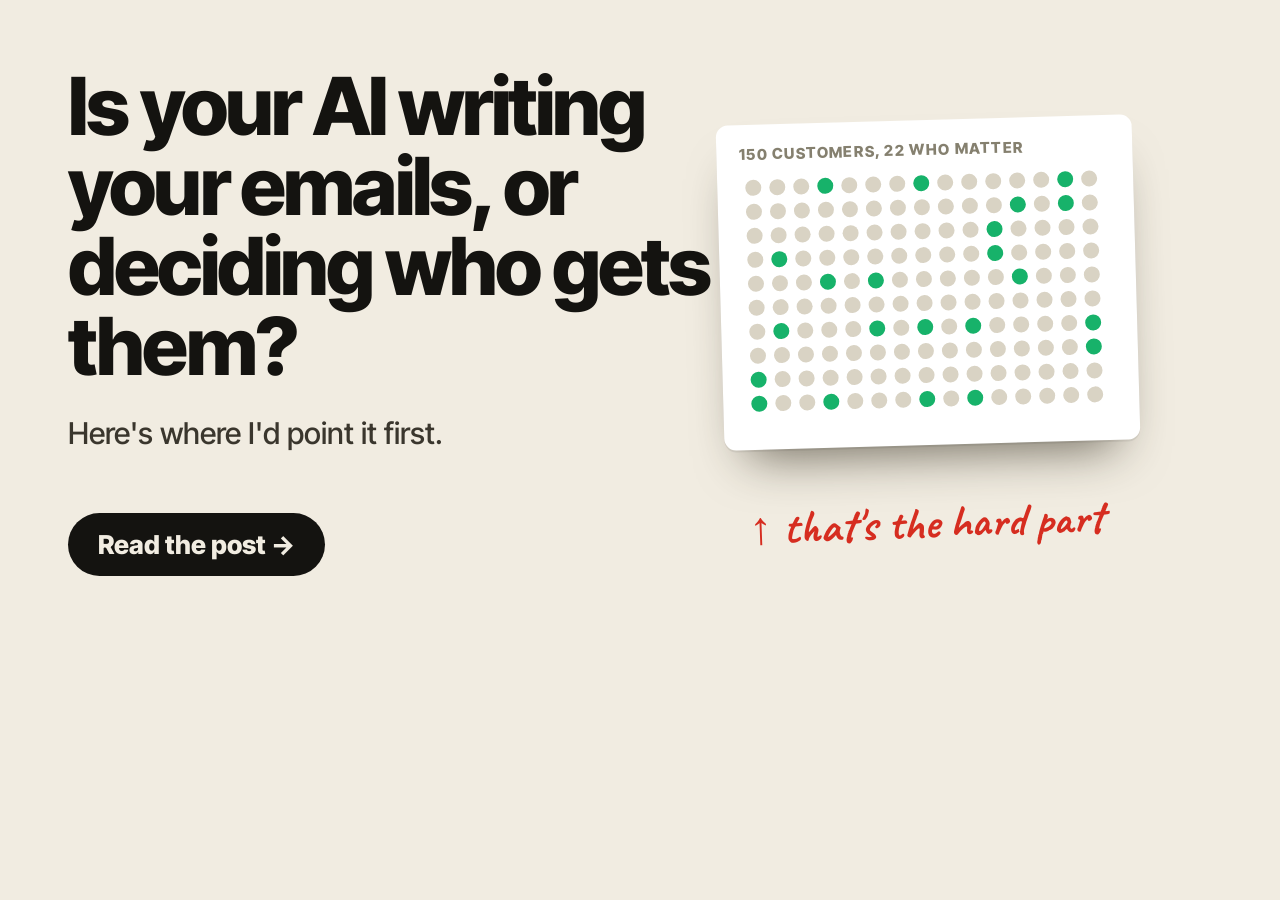
<file: journal/img/og-ai-crm.src.html>
<!doctype html>
<html><head><meta charset="utf-8">
<link href="https://fonts.googleapis.com/css2?family=Inter+Tight:wght@500;800&family=Caveat:wght@700&display=swap" rel="stylesheet">
<style>
*{margin:0;padding:0;box-sizing:border-box}
body{width:1200px;height:630px;background:#f1ece1;position:relative;overflow:hidden;font-family:'Inter Tight',Arial,sans-serif;color:#141310}
.copy{position:absolute;left:68px;top:66px;width:660px}
h1{font-weight:800;font-size:80px;line-height:1;letter-spacing:-.035em}
.sub{font-size:30px;line-height:1.3;font-weight:500;margin-top:28px;color:#3a362d;max-width:560px}
.foot{position:absolute;left:68px;bottom:54px}
.pill{background:#141310;color:#f1ece1;font-weight:800;font-size:26px;padding:16px 30px;border-radius:99px;display:inline-block}
.card{position:absolute;right:64px;top:120px;background:#fff;border-radius:12px;padding:20px 18px 16px;box-shadow:0 2px 0 #0001,0 30px 50px -24px #2a2415aa;transform:rotate(-1.6deg)}
.card small{display:block;font:800 15px 'Inter Tight';letter-spacing:.08em;text-transform:uppercase;color:#85806f;margin:0 0 6px 4px}
.note{position:absolute;font:700 42px 'Caveat',cursive;color:#d62d20;line-height:1}
</style></head><body>
<div class="copy">
  <h1>Is your AI writing your emails, or deciding who gets them?</h1>
  <p class="sub">Here's where I'd point it first.</p>
</div>
<div class="card"><small>150 customers, 22 who matter</small><svg width="380" height="260" viewBox="0 0 380 260"><circle cx="18" cy="18" r="8" fill="#d9d3c4"/><circle cx="42" cy="18" r="8" fill="#d9d3c4"/><circle cx="66" cy="18" r="8" fill="#d9d3c4"/><circle cx="90" cy="18" r="8" fill="#17b26a"/><circle cx="114" cy="18" r="8" fill="#d9d3c4"/><circle cx="138" cy="18" r="8" fill="#d9d3c4"/><circle cx="162" cy="18" r="8" fill="#d9d3c4"/><circle cx="186" cy="18" r="8" fill="#17b26a"/><circle cx="210" cy="18" r="8" fill="#d9d3c4"/><circle cx="234" cy="18" r="8" fill="#d9d3c4"/><circle cx="258" cy="18" r="8" fill="#d9d3c4"/><circle cx="282" cy="18" r="8" fill="#d9d3c4"/><circle cx="306" cy="18" r="8" fill="#d9d3c4"/><circle cx="330" cy="18" r="8" fill="#17b26a"/><circle cx="354" cy="18" r="8" fill="#d9d3c4"/><circle cx="18" cy="42" r="8" fill="#d9d3c4"/><circle cx="42" cy="42" r="8" fill="#d9d3c4"/><circle cx="66" cy="42" r="8" fill="#d9d3c4"/><circle cx="90" cy="42" r="8" fill="#d9d3c4"/><circle cx="114" cy="42" r="8" fill="#d9d3c4"/><circle cx="138" cy="42" r="8" fill="#d9d3c4"/><circle cx="162" cy="42" r="8" fill="#d9d3c4"/><circle cx="186" cy="42" r="8" fill="#d9d3c4"/><circle cx="210" cy="42" r="8" fill="#d9d3c4"/><circle cx="234" cy="42" r="8" fill="#d9d3c4"/><circle cx="258" cy="42" r="8" fill="#d9d3c4"/><circle cx="282" cy="42" r="8" fill="#17b26a"/><circle cx="306" cy="42" r="8" fill="#d9d3c4"/><circle cx="330" cy="42" r="8" fill="#17b26a"/><circle cx="354" cy="42" r="8" fill="#d9d3c4"/><circle cx="18" cy="66" r="8" fill="#d9d3c4"/><circle cx="42" cy="66" r="8" fill="#d9d3c4"/><circle cx="66" cy="66" r="8" fill="#d9d3c4"/><circle cx="90" cy="66" r="8" fill="#d9d3c4"/><circle cx="114" cy="66" r="8" fill="#d9d3c4"/><circle cx="138" cy="66" r="8" fill="#d9d3c4"/><circle cx="162" cy="66" r="8" fill="#d9d3c4"/><circle cx="186" cy="66" r="8" fill="#d9d3c4"/><circle cx="210" cy="66" r="8" fill="#d9d3c4"/><circle cx="234" cy="66" r="8" fill="#d9d3c4"/><circle cx="258" cy="66" r="8" fill="#17b26a"/><circle cx="282" cy="66" r="8" fill="#d9d3c4"/><circle cx="306" cy="66" r="8" fill="#d9d3c4"/><circle cx="330" cy="66" r="8" fill="#d9d3c4"/><circle cx="354" cy="66" r="8" fill="#d9d3c4"/><circle cx="18" cy="90" r="8" fill="#d9d3c4"/><circle cx="42" cy="90" r="8" fill="#17b26a"/><circle cx="66" cy="90" r="8" fill="#d9d3c4"/><circle cx="90" cy="90" r="8" fill="#d9d3c4"/><circle cx="114" cy="90" r="8" fill="#d9d3c4"/><circle cx="138" cy="90" r="8" fill="#d9d3c4"/><circle cx="162" cy="90" r="8" fill="#d9d3c4"/><circle cx="186" cy="90" r="8" fill="#d9d3c4"/><circle cx="210" cy="90" r="8" fill="#d9d3c4"/><circle cx="234" cy="90" r="8" fill="#d9d3c4"/><circle cx="258" cy="90" r="8" fill="#17b26a"/><circle cx="282" cy="90" r="8" fill="#d9d3c4"/><circle cx="306" cy="90" r="8" fill="#d9d3c4"/><circle cx="330" cy="90" r="8" fill="#d9d3c4"/><circle cx="354" cy="90" r="8" fill="#d9d3c4"/><circle cx="18" cy="114" r="8" fill="#d9d3c4"/><circle cx="42" cy="114" r="8" fill="#d9d3c4"/><circle cx="66" cy="114" r="8" fill="#d9d3c4"/><circle cx="90" cy="114" r="8" fill="#17b26a"/><circle cx="114" cy="114" r="8" fill="#d9d3c4"/><circle cx="138" cy="114" r="8" fill="#17b26a"/><circle cx="162" cy="114" r="8" fill="#d9d3c4"/><circle cx="186" cy="114" r="8" fill="#d9d3c4"/><circle cx="210" cy="114" r="8" fill="#d9d3c4"/><circle cx="234" cy="114" r="8" fill="#d9d3c4"/><circle cx="258" cy="114" r="8" fill="#d9d3c4"/><circle cx="282" cy="114" r="8" fill="#17b26a"/><circle cx="306" cy="114" r="8" fill="#d9d3c4"/><circle cx="330" cy="114" r="8" fill="#d9d3c4"/><circle cx="354" cy="114" r="8" fill="#d9d3c4"/><circle cx="18" cy="138" r="8" fill="#d9d3c4"/><circle cx="42" cy="138" r="8" fill="#d9d3c4"/><circle cx="66" cy="138" r="8" fill="#d9d3c4"/><circle cx="90" cy="138" r="8" fill="#d9d3c4"/><circle cx="114" cy="138" r="8" fill="#d9d3c4"/><circle cx="138" cy="138" r="8" fill="#d9d3c4"/><circle cx="162" cy="138" r="8" fill="#d9d3c4"/><circle cx="186" cy="138" r="8" fill="#d9d3c4"/><circle cx="210" cy="138" r="8" fill="#d9d3c4"/><circle cx="234" cy="138" r="8" fill="#d9d3c4"/><circle cx="258" cy="138" r="8" fill="#d9d3c4"/><circle cx="282" cy="138" r="8" fill="#d9d3c4"/><circle cx="306" cy="138" r="8" fill="#d9d3c4"/><circle cx="330" cy="138" r="8" fill="#d9d3c4"/><circle cx="354" cy="138" r="8" fill="#d9d3c4"/><circle cx="18" cy="162" r="8" fill="#d9d3c4"/><circle cx="42" cy="162" r="8" fill="#17b26a"/><circle cx="66" cy="162" r="8" fill="#d9d3c4"/><circle cx="90" cy="162" r="8" fill="#d9d3c4"/><circle cx="114" cy="162" r="8" fill="#d9d3c4"/><circle cx="138" cy="162" r="8" fill="#17b26a"/><circle cx="162" cy="162" r="8" fill="#d9d3c4"/><circle cx="186" cy="162" r="8" fill="#17b26a"/><circle cx="210" cy="162" r="8" fill="#d9d3c4"/><circle cx="234" cy="162" r="8" fill="#17b26a"/><circle cx="258" cy="162" r="8" fill="#d9d3c4"/><circle cx="282" cy="162" r="8" fill="#d9d3c4"/><circle cx="306" cy="162" r="8" fill="#d9d3c4"/><circle cx="330" cy="162" r="8" fill="#d9d3c4"/><circle cx="354" cy="162" r="8" fill="#17b26a"/><circle cx="18" cy="186" r="8" fill="#d9d3c4"/><circle cx="42" cy="186" r="8" fill="#d9d3c4"/><circle cx="66" cy="186" r="8" fill="#d9d3c4"/><circle cx="90" cy="186" r="8" fill="#d9d3c4"/><circle cx="114" cy="186" r="8" fill="#d9d3c4"/><circle cx="138" cy="186" r="8" fill="#d9d3c4"/><circle cx="162" cy="186" r="8" fill="#d9d3c4"/><circle cx="186" cy="186" r="8" fill="#d9d3c4"/><circle cx="210" cy="186" r="8" fill="#d9d3c4"/><circle cx="234" cy="186" r="8" fill="#d9d3c4"/><circle cx="258" cy="186" r="8" fill="#d9d3c4"/><circle cx="282" cy="186" r="8" fill="#d9d3c4"/><circle cx="306" cy="186" r="8" fill="#d9d3c4"/><circle cx="330" cy="186" r="8" fill="#d9d3c4"/><circle cx="354" cy="186" r="8" fill="#17b26a"/><circle cx="18" cy="210" r="8" fill="#17b26a"/><circle cx="42" cy="210" r="8" fill="#d9d3c4"/><circle cx="66" cy="210" r="8" fill="#d9d3c4"/><circle cx="90" cy="210" r="8" fill="#d9d3c4"/><circle cx="114" cy="210" r="8" fill="#d9d3c4"/><circle cx="138" cy="210" r="8" fill="#d9d3c4"/><circle cx="162" cy="210" r="8" fill="#d9d3c4"/><circle cx="186" cy="210" r="8" fill="#d9d3c4"/><circle cx="210" cy="210" r="8" fill="#d9d3c4"/><circle cx="234" cy="210" r="8" fill="#d9d3c4"/><circle cx="258" cy="210" r="8" fill="#d9d3c4"/><circle cx="282" cy="210" r="8" fill="#d9d3c4"/><circle cx="306" cy="210" r="8" fill="#d9d3c4"/><circle cx="330" cy="210" r="8" fill="#d9d3c4"/><circle cx="354" cy="210" r="8" fill="#d9d3c4"/><circle cx="18" cy="234" r="8" fill="#17b26a"/><circle cx="42" cy="234" r="8" fill="#d9d3c4"/><circle cx="66" cy="234" r="8" fill="#d9d3c4"/><circle cx="90" cy="234" r="8" fill="#17b26a"/><circle cx="114" cy="234" r="8" fill="#d9d3c4"/><circle cx="138" cy="234" r="8" fill="#d9d3c4"/><circle cx="162" cy="234" r="8" fill="#d9d3c4"/><circle cx="186" cy="234" r="8" fill="#17b26a"/><circle cx="210" cy="234" r="8" fill="#d9d3c4"/><circle cx="234" cy="234" r="8" fill="#17b26a"/><circle cx="258" cy="234" r="8" fill="#d9d3c4"/><circle cx="282" cy="234" r="8" fill="#d9d3c4"/><circle cx="306" cy="234" r="8" fill="#d9d3c4"/><circle cx="330" cy="234" r="8" fill="#d9d3c4"/><circle cx="354" cy="234" r="8" fill="#d9d3c4"/></svg></div>
<div class="note" style="right:96px;top:500px;font-size:46px;transform:rotate(-2deg)">&uarr; that's the hard part</div>
<div class="foot"><span class="pill">Read the post →</span></div>
</body></html>
</file>
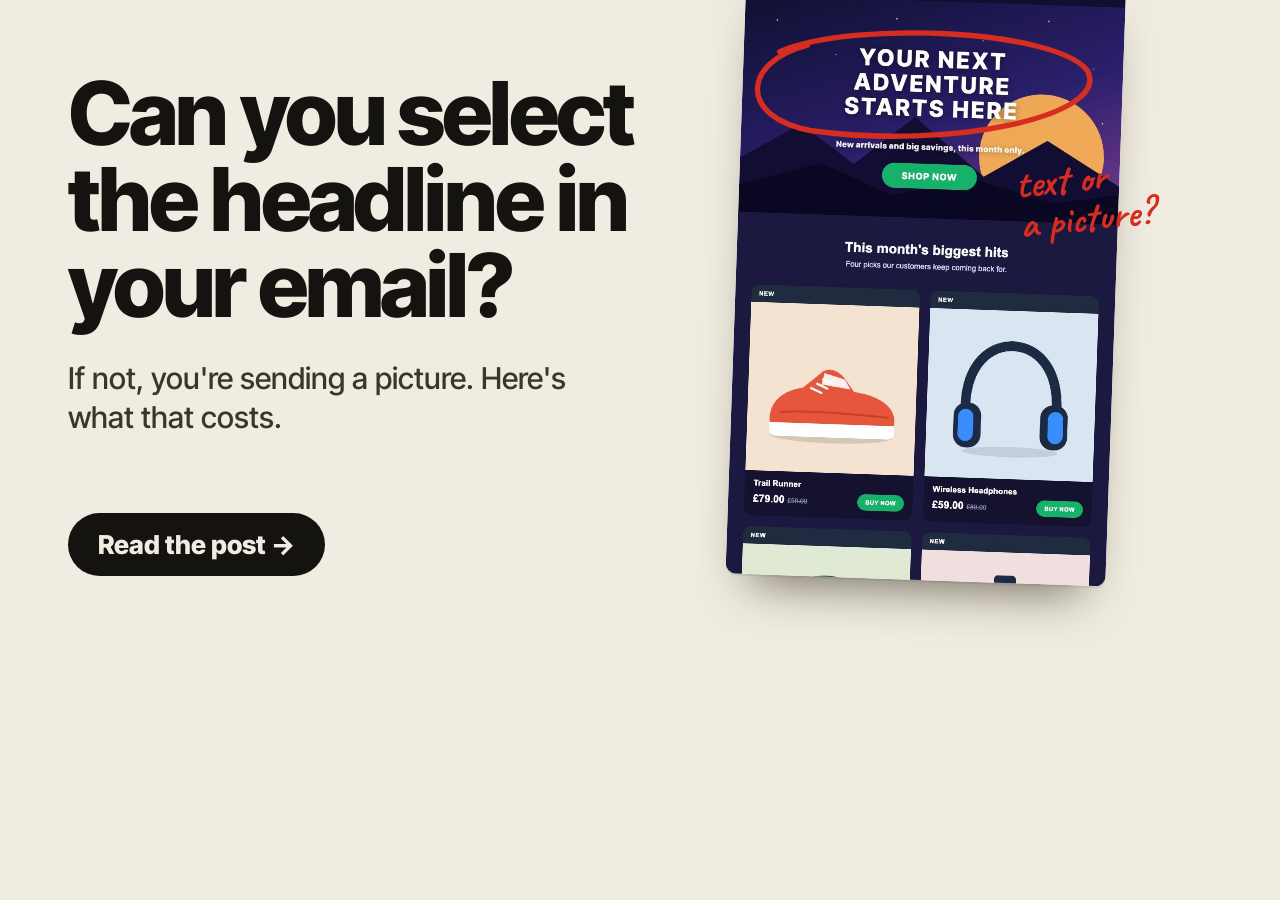
<file: journal/img/og-email.src.html>
<!doctype html>
<html><head><meta charset="utf-8">
<link href="https://fonts.googleapis.com/css2?family=Inter+Tight:wght@500;800&family=Caveat:wght@700&family=JetBrains+Mono:wght@500&display=swap" rel="stylesheet">
<style>
*{margin:0;padding:0;box-sizing:border-box}
body{width:1200px;height:630px;background:#f1ece1;position:relative;overflow:hidden;font-family:'Inter Tight',Arial,sans-serif;color:#141310}
.copy{position:absolute;left:68px;top:70px;width:620px}
h1{font-weight:800;font-size:88px;line-height:.98;letter-spacing:-.035em}
.sub{font-size:30px;line-height:1.3;font-weight:500;margin-top:30px;color:#3a362d;max-width:540px}
.foot{position:absolute;left:68px;bottom:54px;right:68px;display:flex;align-items:center;gap:22px}
.pill{background:#141310;color:#f1ece1;font-weight:800;font-size:26px;padding:16px 30px;border-radius:99px}
.mail{position:absolute;right:84px;top:-30px;width:380px;height:610px;overflow:hidden;border-radius:10px;box-shadow:0 2px 0 #0001,0 30px 50px -24px #2a2415aa;transform:rotate(2deg);background:#fff}
.mail img{display:block;width:100%}
.note{position:absolute;font:700 40px 'Caveat',cursive;color:#d62d20;line-height:1}
svg{position:absolute;overflow:visible}
</style></head><body>
<div class="copy">
  <h1>Can you select the headline in your email?</h1>
  <p class="sub">If not, you're sending a picture. Here's what that costs.</p>
</div>
<div class="mail"><img src="og-card-newsletter.jpg"></div>
<svg style="right:96px;top:26px" width="360" height="124" viewBox="0 0 330 116"><path d="M30 24 C100 -6 290 4 318 42 C340 84 190 116 60 98 C-8 86 -6 34 56 18" fill="none" stroke="#d62d20" stroke-width="5" stroke-linecap="round"/></svg>
<div class="note" style="right:48px;top:158px;transform:rotate(-6deg)">text or<br>a picture?</div>
<div class="foot"><span class="pill">Read the post →</span></div>
</body></html>
</file>
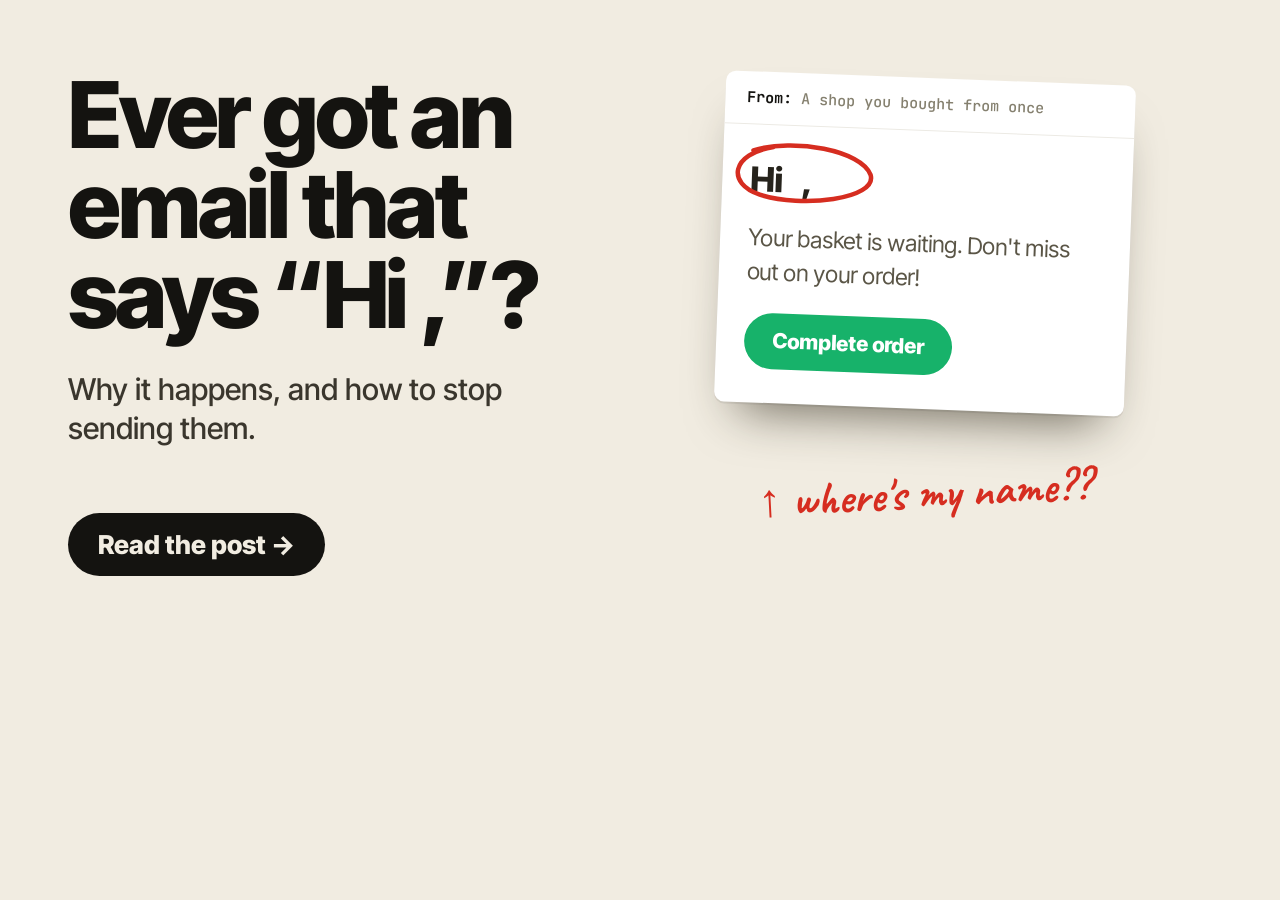
<file: journal/img/og-personalisation.src.html>
<!doctype html>
<html><head><meta charset="utf-8">
<link href="https://fonts.googleapis.com/css2?family=Inter+Tight:wght@500;800&family=Caveat:wght@700&family=JetBrains+Mono:wght@500&display=swap" rel="stylesheet">
<style>
*{margin:0;padding:0;box-sizing:border-box}
body{width:1200px;height:630px;background:#f1ece1;position:relative;overflow:hidden;font-family:'Inter Tight',Arial,sans-serif;color:#141310}
.copy{position:absolute;left:68px;top:70px;width:600px}
h1{font-weight:800;font-size:92px;line-height:.98;letter-spacing:-.035em}
h1 .q{white-space:nowrap}
.sub{font-size:30px;line-height:1.3;font-weight:500;margin-top:30px;color:#3a362d;max-width:520px}
.foot{position:absolute;left:68px;bottom:54px;right:68px;display:flex;align-items:center;gap:22px}
.pill{background:#141310;color:#f1ece1;font-weight:800;font-size:26px;padding:16px 30px;border-radius:99px}
.url{font:500 20px 'JetBrains Mono',monospace;color:#6a6454}
.mail{position:absolute;right:70px;top:78px;width:410px;background:#fff;border-radius:10px;box-shadow:0 2px 0 #0001,0 30px 50px -24px #2a2415aa;transform:rotate(2.2deg);overflow:hidden}
.bar{padding:16px 22px;border-bottom:1px solid #eceae4;font:500 15px 'JetBrains Mono',monospace;color:#85806f}
.bar b{color:#141310}
.body{padding:30px 28px 34px;font-size:27px;line-height:1.45;color:#26231c}
.body .hi{font-weight:800;font-size:34px;position:relative;display:inline-block}
.body p{margin-top:18px;color:#5a5546;font-size:23px}
.btn{display:inline-block;margin-top:24px;background:#17b26a;color:#fff;font-weight:800;font-size:21px;padding:13px 28px;border-radius:99px}
svg.circle{position:absolute;left:-18px;top:-14px;overflow:visible}
.note{position:absolute;font:700 40px 'Caveat',cursive;color:#d62d20;line-height:1}
</style></head><body>
<div class="copy">
  <h1>Ever got an email that says <span class="q">“Hi ,”?</span></h1>
  <p class="sub">Why it happens, and how to stop sending them.</p>
</div>
<div class="mail">
  <div class="bar"><b>From:</b> A shop you bought from once</div>
  <div class="body">
    <span class="hi">Hi &nbsp;&nbsp;,
      <svg class="circle" width="150" height="64" viewBox="0 0 150 64"><path d="M20 10 C60 -4 128 6 138 30 C146 54 70 66 28 54 C-6 44 -2 14 40 6" fill="none" stroke="#d62d20" stroke-width="4.5" stroke-linecap="round"/></svg>
    </span>
    <p>Your basket is waiting. Don't miss out on your order!</p>
    <span class="btn">Complete order</span>
  </div>
</div>
<div class="note" style="right:110px;top:470px;font-size:46px;transform:rotate(-3deg)">&uarr; where's my name??</div>
<div class="foot"><span class="pill">Read the post →</span></div>
</body></html>
</file>
<file: style.css>
:root{
  --bg:#0b0b0c; --bg2:#111113; --surface:#151517; --line:rgba(255,255,255,.09);
  --text:#ecebe6; --mute:#8d8c86; --accent:#d4ff5a; --accent-ink:#0b0b0c;
  --serif:'Instrument Serif',Georgia,serif; --sans:'Inter Tight',system-ui,sans-serif; --mono:'JetBrains Mono',ui-monospace,monospace;
  --ease:cubic-bezier(.2,.7,.2,1);
}
:root[data-theme="light"]{
  --bg:#f4f2ec; --bg2:#ece9e1; --surface:#fbfaf6; --line:rgba(0,0,0,.1);
  --text:#151513; --mute:#6b6a64; --accent:#3d5a00; --accent-ink:#f4f2ec;
}
*{box-sizing:border-box;margin:0;padding:0}
html{scroll-behavior:smooth;scroll-padding-top:80px}
body{background:var(--bg);color:var(--text);font:400 17px/1.6 var(--sans);-webkit-font-smoothing:antialiased;overflow-x:clip;transition:background .4s,color .4s}
a{color:inherit;text-decoration:none}
button{font:inherit;color:inherit;background:none;border:0;cursor:pointer}
ul{list-style:none}
em{font-family:var(--serif);font-style:italic;font-weight:400}
::selection{background:var(--accent);color:var(--accent-ink)}
:focus-visible{outline:2px solid var(--accent);outline-offset:3px;border-radius:6px}
.wrap{width:min(1180px,100% - 48px);margin-inline:auto}

.grain{position:fixed;inset:0;pointer-events:none;z-index:90;opacity:.05;mix-blend-mode:overlay;
  background-image:url("data:image/svg+xml,%3Csvg xmlns='http://www.w3.org/2000/svg' width='160' height='160'%3E%3Cfilter id='n'%3E%3CfeTurbulence type='fractalNoise' baseFrequency='.9' numOctaves='2'/%3E%3C/filter%3E%3Crect width='100%25' height='100%25' filter='url(%23n)'/%3E%3C/svg%3E")}
.progress{position:fixed;top:0;left:0;height:2px;width:100%;background:var(--accent);transform-origin:0 50%;transform:scaleX(0);z-index:100}

.cursor{position:fixed;left:0;top:0;z-index:95;pointer-events:none;display:none;opacity:0;transition:opacity .3s}
.cursor.live{opacity:1}
.cursor span{display:block;width:34px;height:34px;margin:-17px 0 0 -17px;border:1px solid var(--accent);border-radius:50%;transition:transform .25s var(--ease),background .25s}
.cursor.hover span{transform:scale(1.7);background:color-mix(in srgb,var(--accent) 18%,transparent)}
@media (hover:hover) and (pointer:fine){.cursor{display:block}}

.nav{position:fixed;top:14px;left:50%;transform:translateX(-50%);z-index:80;display:flex;align-items:center;gap:28px;padding:8px 10px 8px 18px;border:1px solid var(--line);border-radius:999px;background:color-mix(in srgb,var(--bg) 70%,transparent);backdrop-filter:blur(16px) saturate(1.4);-webkit-backdrop-filter:blur(16px) saturate(1.4);max-width:calc(100% - 24px)}
.logo{font:italic 22px/1 var(--serif)}
.logo em{color:var(--accent)}
.nav nav{display:flex;gap:4px}
.nav nav a{font-size:14px;color:var(--mute);padding:7px 13px;border-radius:99px;transition:.2s}
.nav nav a:hover,.nav nav a.on{color:var(--text);background:var(--line)}
.nav-actions{display:flex;gap:6px;align-items:center}
.icon-btn,.kbd-btn{height:34px;border:1px solid var(--line);border-radius:99px;display:grid;place-items:center;transition:.2s}
.icon-btn{width:34px}
.kbd-btn{display:flex;gap:3px;padding:0 10px;align-items:center}
.icon-btn:hover,.kbd-btn:hover{border-color:var(--accent);color:var(--accent)}
kbd{font:500 11px var(--mono);color:var(--mute);border:1px solid var(--line);border-radius:5px;padding:1px 5px;background:var(--bg2)}
.kbd-btn kbd{border:0;background:none;padding:0}

.hero{position:relative;min-height:100svh;display:flex;align-items:center;padding:120px 0 80px;overflow:hidden}
#hero-bg{position:absolute;inset:0;width:100%;height:100%}
.hero .wrap{position:relative}
.hero-grid{display:grid;grid-template-columns:1.2fr .8fr;gap:56px;align-items:center}
.hero-viz{padding:22px;border:1px solid var(--line);border-radius:22px;background:color-mix(in srgb,var(--surface) 80%,transparent);backdrop-filter:blur(8px);-webkit-backdrop-filter:blur(8px)}
.viz-top{display:flex;justify-content:space-between;font:500 11px var(--mono);letter-spacing:.1em;text-transform:uppercase;color:var(--mute);margin-bottom:12px}
.viz-live{display:inline-flex;align-items:center;gap:7px;color:var(--accent)}
.viz-live i{width:6px;height:6px;border-radius:50%;background:var(--accent);animation:pulse 2.2s infinite}
.viz-cv{position:relative;height:340px;border:1px solid var(--line);border-radius:14px;background:var(--bg);overflow:hidden}
.viz-cv canvas{position:absolute;inset:0;width:100%;height:100%;cursor:crosshair}
.viz-cap{margin:14px 0 4px;font-size:14px;color:var(--mute);min-height:22px}
.viz-cap b{color:var(--text);font-weight:500}
.eyebrow{font:500 12px var(--mono);letter-spacing:.12em;text-transform:uppercase;color:var(--mute);display:flex;align-items:center;gap:10px}
.dot{width:7px;height:7px;border-radius:50%;background:var(--accent);box-shadow:0 0 0 0 var(--accent);animation:pulse 2.2s infinite}
@keyframes pulse{70%{box-shadow:0 0 0 10px transparent}100%{box-shadow:0 0 0 0 transparent}}
.display{font:400 clamp(64px,12vw,176px)/.86 var(--serif);letter-spacing:-.03em;margin:28px 0 30px}
.display .line{display:block}
.display em{color:var(--accent)}
.amp{color:var(--accent)}
.lede{max-width:620px;font-size:clamp(18px,2vw,22px);color:var(--mute);line-height:1.5}
.lede b{color:var(--text);font-weight:500}
.cta{display:flex;flex-wrap:wrap;gap:12px;margin-top:34px}
.btn{display:inline-flex;align-items:center;gap:8px;padding:13px 22px;border:1px solid var(--line);border-radius:99px;font-weight:500;font-size:15px;transition:.25s var(--ease)}
.btn:hover{border-color:var(--accent);transform:translateY(-2px)}
.btn.primary{background:var(--accent);color:var(--accent-ink);border-color:var(--accent)}
.btn.primary:hover{box-shadow:0 10px 30px -8px var(--accent)}
.btn.ghost{color:var(--mute)}
.roles{display:flex;flex-wrap:wrap;gap:8px 22px;margin-top:56px;font:400 12px var(--mono);color:var(--mute);text-transform:uppercase;letter-spacing:.1em}
.roles li::before{content:"✦ ";color:var(--accent)}
.scroll-hint{position:absolute;bottom:26px;left:50%;width:1px;height:46px;background:var(--line);overflow:hidden}
.scroll-hint span{display:block;width:100%;height:50%;background:var(--accent);animation:drop 1.8s infinite var(--ease)}
@keyframes drop{from{transform:translateY(-100%)}to{transform:translateY(200%)}}

.metrics{border-block:1px solid var(--line);background:var(--bg2)}
.metrics .grid{display:grid;grid-template-columns:repeat(4,1fr)}
.metric{padding:46px 28px;border-left:1px solid var(--line)}
.metric:first-child{border-left:0;padding-left:0}
.num{font:400 clamp(44px,6vw,84px)/1 var(--serif);letter-spacing:-.02em}
.metric p{color:var(--mute);font-size:14px;margin-top:10px}

.section{padding:clamp(80px,12vw,160px) 0}
.sec-head{display:flex;align-items:baseline;gap:22px;margin-bottom:48px}
.sec-head .idx{font:500 13px var(--mono);color:var(--accent)}
h2{font:400 clamp(40px,6vw,84px)/1 var(--serif);letter-spacing:-.02em}
h2 em{color:var(--accent)}
.sec-sub{max-width:660px;color:var(--mute);margin:-20px 0 36px}

.reveal{opacity:0;transform:translateY(28px);transition:opacity .9s var(--ease),transform .9s var(--ease)}
.reveal.in{opacity:1;transform:none}

.xp{display:grid;grid-template-columns:340px 1fr;gap:56px}
.xp-tabs{position:relative;display:flex;flex-direction:column;border-left:1px solid var(--line)}
.xp-tabs button{text-align:left;padding:18px 22px;display:flex;flex-direction:column;gap:2px;color:var(--mute);transition:.25s}
.xp-tabs button strong{font:400 22px/1.2 var(--serif);color:inherit}
.xp-tabs .when{font:500 11px var(--mono);letter-spacing:.08em;text-transform:uppercase}
.xp-tabs .org{font-size:14px}
.xp-tabs button:hover,.xp-tabs button.active{color:var(--text)}
.xp-tabs button.active .when{color:var(--accent)}
.xp-bar{position:absolute;left:-1px;top:0;width:2px;height:var(--h,90px);background:var(--accent);transform:translateY(var(--y,0));transition:transform .4s var(--ease),height .4s var(--ease)}
.panel{animation:fade .5s var(--ease)}
.panel[hidden]{display:none}
@keyframes fade{from{opacity:0;transform:translateY(12px)}}
.panel-head h3{font:400 clamp(28px,3.4vw,42px)/1.1 var(--serif)}
.panel-head h3 span{color:var(--mute);font-style:italic}
.meta{font:400 12px var(--mono);color:var(--mute);margin:10px 0 26px;text-transform:uppercase;letter-spacing:.08em}
.wins li{padding:16px 0;border-top:1px solid var(--line);color:var(--mute);font-size:16px;transition:.25s;position:relative}
.wins li:last-child{border-bottom:1px solid var(--line)}
.wins li b{color:var(--text);font-weight:500}
.wins li:hover{padding-left:14px;color:var(--text)}
.wins li::before{content:"";position:absolute;left:0;top:50%;width:0;height:1px;background:var(--accent);transition:.25s}
.wins li:hover::before{width:8px}
.tags{display:flex;flex-wrap:wrap;gap:8px;margin-top:24px}
.tags span{font:400 12px var(--mono);padding:5px 11px;border:1px solid var(--line);border-radius:99px;color:var(--mute)}

/* projects */
.filters{display:flex;flex-wrap:wrap;gap:8px;margin-bottom:28px}
.fbtn{padding:8px 16px;border:1px solid var(--line);border-radius:99px;font-size:14px;color:var(--mute);transition:.2s}
.fbtn small{margin-left:6px;font:400 11px var(--mono);opacity:.7}
.fbtn:hover{color:var(--text);border-color:var(--accent)}
.fbtn.on{background:var(--accent);color:var(--accent-ink);border-color:var(--accent)}
.cards{display:grid;grid-template-columns:repeat(3,1fr);gap:18px}
.pcard{position:relative;display:flex;flex-direction:column;gap:12px;padding:28px;border:1px solid var(--line);border-radius:22px;background:var(--surface);overflow:hidden;transition:border-color .3s,transform .3s var(--ease)}
.pcard::before{content:"";position:absolute;inset:0;background:radial-gradient(360px circle at var(--mx,50%) var(--my,0%),color-mix(in srgb,var(--accent) 12%,transparent),transparent 60%);opacity:0;transition:.3s;pointer-events:none}
.pcard:hover{border-color:color-mix(in srgb,var(--accent) 50%,var(--line));transform:translateY(-3px)}
.pcard:hover::before{opacity:1}
.pcard[hidden]{display:none}
.ptop{display:flex;justify-content:space-between;align-items:baseline;gap:12px}
.pcard .n{font:500 12px var(--mono);color:var(--accent);text-transform:uppercase;letter-spacing:.08em}
.pcard .kpi{font:400 24px var(--serif);color:var(--text)}
.pcard h3{font:400 26px/1.1 var(--serif)}
.pcard p{color:var(--mute);font-size:15px;flex:1}
.pcard .tags{margin-top:4px}
.demo-btn{align-self:flex-start;margin-top:6px;padding:9px 16px;border:1px solid var(--accent);border-radius:99px;font-size:14px;font-weight:500;color:var(--accent);transition:.25s var(--ease)}
.demo-btn:hover{background:var(--accent);color:var(--accent-ink)}

/* demo modal */
.demo{margin:auto;width:min(920px,calc(100% - 24px));max-height:calc(100svh - 24px);overflow:auto;border:1px solid var(--line);border-radius:22px;background:var(--surface);color:var(--text);padding:0}
.demo::backdrop{background:rgba(0,0,0,.72);backdrop-filter:blur(6px)}
.demo[open]{animation:fade .3s var(--ease)}
.demo-head{display:flex;justify-content:space-between;gap:20px;padding:28px 30px 18px}
.demo-tag{font:500 11px var(--mono);letter-spacing:.1em;text-transform:uppercase;color:var(--accent)}
.demo-head h3{font:400 clamp(26px,3.4vw,38px)/1.1 var(--serif);margin:6px 0 8px}
.demo-head p{color:var(--mute);font-size:15px;max-width:640px}
.demo-close{flex:none;width:36px;height:36px;border:1px solid var(--line);border-radius:50%;color:var(--mute);transition:.2s}
.demo-close:hover{color:var(--text);border-color:var(--accent)}
.demo-body{padding:4px 30px 24px}
.demo-note{padding:14px 30px 22px;border-top:1px solid var(--line);font:400 12px var(--mono);color:var(--mute)}

/* demo widgets */
.d-grid{display:grid;grid-template-columns:1fr 280px;gap:20px}
.d-stack{display:flex;flex-direction:column;gap:14px}
.d-box{padding:20px;border:1px solid var(--line);border-radius:16px;background:var(--bg)}
.d-box h4{font:500 11px var(--mono);letter-spacing:.1em;text-transform:uppercase;color:var(--accent);margin-bottom:10px}
.d-box p{font-size:15px;color:var(--mute)}
.d-box p b,.d-box b{color:var(--text);font-weight:500}
.d-cv{position:relative;border:1px solid var(--line);border-radius:16px;background:var(--bg);overflow:hidden}
.d-cv canvas{display:block;width:100%;cursor:crosshair}
.d-tip{position:absolute;left:0;top:0;pointer-events:none;padding:7px 11px;border:1px solid var(--line);border-radius:8px;background:var(--surface);font:400 12px/1.5 var(--mono);white-space:nowrap;z-index:2}
.d-chips{display:flex;flex-wrap:wrap;gap:8px}
.d-chip{display:inline-flex;align-items:center;gap:8px;padding:7px 13px;border:1px solid var(--line);border-radius:99px;font-size:14px;color:var(--mute);transition:.2s}
.d-chip i{width:8px;height:8px;border-radius:50%;background:var(--c,var(--accent))}
.d-chip:hover{color:var(--text);border-color:var(--c,var(--accent))}
.d-chip.on{color:var(--text);border-color:var(--c,var(--accent));background:color-mix(in srgb,var(--c,var(--accent)) 14%,transparent)}
.d-ctl{display:flex;flex-direction:column;gap:6px;margin-bottom:14px}
.d-ctl label{display:flex;justify-content:space-between;font-size:14px;color:var(--mute)}
.d-ctl label output{font:500 13px var(--mono);color:var(--text)}
input[type=range]{width:100%;accent-color:var(--accent)}
.d-big{font:400 clamp(36px,5vw,56px)/1 var(--serif)}
.d-big small{font:400 13px var(--sans);color:var(--mute);display:block;margin-top:6px}
.d-row{display:flex;align-items:center;gap:12px;margin:8px 0;font-size:14px}
.d-row .lbl{width:120px;flex:none;color:var(--mute)}
.d-row .bar{flex:1;height:10px;border-radius:99px;background:var(--line);overflow:hidden}
.d-row .bar i{display:block;height:100%;width:0;border-radius:99px;background:var(--accent);transition:width .5s var(--ease)}
.d-row .val{width:84px;flex:none;text-align:right;font:500 13px var(--mono)}
.d-two{display:grid;grid-template-columns:1fr 1fr;gap:16px}
.d-steps{display:flex;gap:0;margin:6px 0 16px;overflow-x:auto}
.d-step{flex:1;min-width:120px;padding:14px;border:1px solid var(--line);margin-left:-1px;font-size:13px;color:var(--mute);background:var(--bg)}
.d-step:first-child{border-radius:12px 0 0 12px;margin-left:0}
.d-step:last-child{border-radius:0 12px 12px 0}
.d-step b{display:block;font:500 11px var(--mono);color:var(--accent);letter-spacing:.08em;text-transform:uppercase;margin-bottom:4px}
.d-step strong{display:block;color:var(--text);font-weight:500;font-size:14px}
.d-flow{display:grid;grid-template-columns:1fr 1fr 1fr;gap:14px;align-items:center;margin:8px 0 16px}
.d-node{padding:14px;border:1px solid var(--line);border-radius:12px;text-align:center;font-size:14px;color:var(--mute);background:var(--bg);transition:.4s var(--ease)}
.d-node.live{color:var(--text);border-color:var(--accent);background:color-mix(in srgb,var(--accent) 10%,var(--bg))}
.d-node.off{opacity:.35}
.d-node small{display:block;font:400 11px var(--mono);margin-top:2px;color:var(--mute)}
.d-nav{display:flex;gap:10px;margin-top:12px}
.d-btn{padding:9px 18px;border:1px solid var(--line);border-radius:99px;font-size:14px;transition:.2s}
.d-btn:hover{border-color:var(--accent);color:var(--accent)}
.d-btn:disabled{opacity:.35;pointer-events:none}
.d-btn.solid{background:var(--accent);color:var(--accent-ink);border-color:var(--accent)}
.d-btn.solid:hover{color:var(--accent-ink);box-shadow:0 8px 22px -8px var(--accent)}
pre.d-code{padding:14px;border:1px solid var(--line);border-radius:12px;background:var(--bg);font:400 12.5px/1.6 var(--mono);color:var(--text);overflow:auto;white-space:pre-wrap}
.d-rec{display:flex;align-items:center;gap:12px;padding:10px 0;border-top:1px solid var(--line)}
.d-rec:first-child{border-top:0}
.d-rec .rk{font:500 12px var(--mono);color:var(--accent);width:22px}
.d-rec .nm{flex:1;color:var(--text);font-size:15px}
.d-rec .nm small{display:block;color:var(--mute);font-size:12px}
.d-rec .bar{width:90px;height:8px;border-radius:99px;background:var(--line);overflow:hidden}
.d-rec .bar i{display:block;height:100%;background:var(--accent);border-radius:99px;transition:width .4s var(--ease)}

/* stack */
.stack{display:grid;grid-template-columns:repeat(2,1fr);gap:1px;background:var(--line);border:1px solid var(--line);border-radius:22px;overflow:hidden}
.group{background:var(--bg);padding:34px;position:relative}
.group::before{content:"";position:absolute;inset:0;background:radial-gradient(400px circle at var(--mx,50%) var(--my,50%),color-mix(in srgb,var(--accent) 9%,transparent),transparent 60%);opacity:0;transition:opacity .3s;pointer-events:none}
.group:hover::before{opacity:1}
.group h3{font:500 12px var(--mono);text-transform:uppercase;letter-spacing:.1em;color:var(--accent);margin-bottom:20px}
.group ul{display:flex;flex-wrap:wrap;gap:8px}
.group li{padding:8px 15px;border:1px solid var(--line);border-radius:99px;font-size:15px;transition:.2s var(--ease)}
.group li:hover{background:var(--accent);color:var(--accent-ink);border-color:var(--accent);transform:translateY(-2px) rotate(-1.5deg)}

.edu{padding-top:0}
.edu-grid{display:grid;grid-template-columns:1fr 1fr;gap:18px}
.edu-item{padding:28px 0;border-top:1px solid var(--line)}
.edu-item span{font:500 12px var(--mono);color:var(--accent)}
.edu-item h3{font:400 30px/1.15 var(--serif);margin:8px 0}
.edu-item p{color:var(--mute);font-size:15px}

.contact{text-align:center;border-top:1px solid var(--line);background:radial-gradient(70% 80% at 50% 100%,color-mix(in srgb,var(--accent) 10%,transparent),transparent)}
.contact .eyebrow{justify-content:center}
.big{font-size:clamp(44px,8vw,120px);line-height:.98;margin:24px 0 8px}
.contact .cta{justify-content:center}
.foot{border-top:1px solid var(--line);padding:26px 0;font:400 12px var(--mono);color:var(--mute)}
.foot .wrap{display:flex;justify-content:space-between;gap:16px;flex-wrap:wrap}
.foot a:hover{color:var(--accent)}

.palette{position:fixed;inset:0;z-index:120;background:#0008;backdrop-filter:blur(6px);display:flex;justify-content:center;align-items:flex-start;padding-top:16vh}
.palette[hidden]{display:none}
.palette-box{width:min(560px,calc(100% - 32px));border:1px solid var(--line);border-radius:18px;background:var(--surface);overflow:hidden;box-shadow:0 30px 80px -20px #000;animation:fade .25s var(--ease)}
.palette input{width:100%;padding:20px 22px;background:none;border:0;border-bottom:1px solid var(--line);color:var(--text);font:400 17px var(--sans);outline:none}
#pal-list{max-height:320px;overflow:auto;padding:8px}
#pal-list li{display:flex;justify-content:space-between;align-items:center;padding:11px 14px;border-radius:10px;cursor:pointer;font-size:15px}
#pal-list li small{font:400 11px var(--mono);color:var(--mute);text-transform:uppercase;letter-spacing:.08em}
#pal-list li.sel{background:var(--line)}
#pal-list li.sel small{color:var(--accent)}
.pal-foot{display:flex;gap:18px;padding:10px 18px;border-top:1px solid var(--line);font:400 11px var(--mono);color:var(--mute)}
.toast{position:fixed;bottom:28px;left:50%;transform:translate(-50%,30px);opacity:0;padding:11px 20px;border-radius:99px;background:var(--accent);color:var(--accent-ink);font-weight:500;font-size:14px;z-index:130;transition:.35s var(--ease);pointer-events:none}
.toast.show{opacity:1;transform:translate(-50%,0)}

@media (max-width:980px){
  .hero-grid{grid-template-columns:1fr;gap:48px}
  .hero{padding-top:110px}
  .xp{grid-template-columns:1fr;gap:32px}
  .xp-tabs{flex-direction:row;overflow-x:auto;border-left:0;border-bottom:1px solid var(--line);scrollbar-width:none}
  .xp-tabs button{min-width:230px}
  .xp-bar{display:none}
  .xp-tabs button.active{box-shadow:inset 0 -2px var(--accent)}
  .cards{grid-template-columns:1fr 1fr}
  .d-grid{grid-template-columns:1fr}
}
@media (max-width:760px){
  .kbd-btn{display:none}
  .nav{gap:6px;padding:6px 8px 6px 14px;width:calc(100% - 20px)}
  .nav nav{flex:1;min-width:0;overflow-x:auto;scrollbar-width:none;-webkit-overflow-scrolling:touch}
  .nav nav::-webkit-scrollbar{display:none}
  .nav nav a{flex:none;font-size:13px;padding:7px 11px}
  .metrics .grid{grid-template-columns:1fr 1fr}
  .metric{border-left:0;padding:30px 0;border-top:1px solid var(--line)}
  .metric:nth-child(-n+2){border-top:0}
  .cards,.stack,.edu-grid,.d-two{grid-template-columns:1fr}
  .group{padding:26px}
  .section{padding:72px 0}
  .scroll-hint{display:none}
  .demo-head,.demo-body,.demo-note{padding-left:18px;padding-right:18px}
  .d-flow{grid-template-columns:1fr}
}
@media (prefers-reduced-motion:reduce){
  html{scroll-behavior:auto}
  *,*::before,*::after{animation:none!important;transition-duration:.01ms!important}
  .reveal{opacity:1;transform:none}
}

/* recommendation */
.rec-sec{padding-top:0}
.rec{display:grid;grid-template-columns:.8fr 1.2fr;gap:clamp(28px,5vw,64px);align-items:start;padding-top:clamp(56px,8vw,96px);border-top:1px solid var(--line)}
.rec-side{position:static}
.rec-side h2{margin:18px 0 26px}
.rec-badge{display:inline-flex;align-items:center;gap:9px;padding:6px 13px;border:1px solid var(--line);border-radius:99px;font:500 11px var(--mono);letter-spacing:.08em;text-transform:uppercase;color:var(--mute);transition:.2s}
.rec-badge:hover{border-color:var(--accent);color:var(--text)}
.li-logo{flex:none;border-radius:3px}
.rec-who{display:flex;gap:14px;align-items:center}
.rec-who b{display:block;font-weight:600;font-size:17px}
.rec-who span:not(.rec-mono){display:block;font-size:14px;color:var(--mute);line-height:1.45}
.rec-mono{display:inline-flex;align-items:center;justify-content:center;width:54px;height:54px;border-radius:50%;flex:none;background:linear-gradient(135deg,color-mix(in srgb,var(--accent) 16%,var(--bg)),var(--bg));border:1px solid color-mix(in srgb,var(--accent) 45%,var(--line));font:italic 400 22px/1 var(--serif);color:var(--accent)}
.rec-quote{border-left:2px solid var(--accent);padding-left:clamp(18px,3vw,28px);font-size:clamp(17px,1.5vw,19px);line-height:1.7;color:color-mix(in srgb,var(--text) 86%,var(--mute))}
.rec-quote p+p{margin-top:1.1em}
.rec-quote mark{background:color-mix(in srgb,var(--accent) 22%,transparent);color:var(--text);padding:1px 4px;border-radius:4px}
@media (max-width:860px){.rec{grid-template-columns:1fr}.rec-side{position:static}}
</file>
<file: journal/journal.css>
/* Journal section. Tokens, nav, footer and buttons come from ../style.css */

.nav nav a.here{color:var(--text);background:var(--line)}

/* ---------- index ---------- */
.w-hero{padding:clamp(92px,8vw,112px) 0 clamp(24px,3vw,36px)}
.w-hero h1{font:400 clamp(44px,6.4vw,84px)/.95 var(--serif);letter-spacing:-.025em;margin:18px 0 16px}
.w-hero h1 em{color:var(--accent)}
.w-hero .lede{max-width:640px;font-size:clamp(16px,1.6vw,19px)}

.posts{border-top:1px solid var(--line);margin-bottom:clamp(80px,12vw,140px)}
.post-row{display:grid;grid-template-columns:150px 1fr auto;gap:28px;align-items:start;padding:34px 0;border-bottom:1px solid var(--line);transition:padding .35s var(--ease)}
.post-row:hover{padding-left:14px}
.post-row .when{font:500 12px var(--mono);letter-spacing:.08em;text-transform:uppercase;color:var(--mute);padding-top:10px}
.post-row h2{font:400 clamp(28px,3.6vw,46px)/1.05 var(--serif);letter-spacing:-.015em;transition:color .25s}
.post-row:hover h2{color:var(--accent)}
.post-row p{color:var(--mute);margin-top:12px;max-width:620px;font-size:16px}
.post-row .arrow{font:400 30px var(--serif);color:var(--mute);padding-top:4px;transition:.3s var(--ease)}
.post-row:hover .arrow{color:var(--accent);transform:translateX(6px)}
.post-row .tags{margin-top:18px}
.post-next{display:block;padding:34px 0;color:var(--mute);font:400 13px var(--mono);letter-spacing:.06em;text-transform:uppercase;border-bottom:1px dashed var(--line)}

/* ---------- article ---------- */
.a-head{padding:clamp(92px,8vw,112px) 0 28px}
.a-head .wrap,.a-body{max-width:760px}
.back{font:500 12px var(--mono);letter-spacing:.1em;text-transform:uppercase;color:var(--mute);display:inline-flex;gap:8px;transition:.2s}
.back:hover{color:var(--accent)}
.a-head h1{font:400 clamp(44px,7vw,92px)/.95 var(--serif);letter-spacing:-.025em;margin:28px 0 24px}
.a-head h1 em{color:var(--accent)}
.a-head .dek{font-size:clamp(19px,2.2vw,24px);line-height:1.45;color:var(--mute)}
.byline{display:flex;flex-wrap:wrap;gap:8px 20px;margin-top:30px;padding-top:20px;border-top:1px solid var(--line);font:400 12px var(--mono);letter-spacing:.06em;text-transform:uppercase;color:var(--mute)}
.byline b{color:var(--text);font-weight:500}

.a-body{width:min(760px,100% - 48px);margin-inline:auto;padding-bottom:clamp(70px,10vw,120px)}
.a-body>*+*{margin-top:1.35em}
.a-body p,.a-body li{font-size:19px;line-height:1.7;color:color-mix(in srgb,var(--text) 86%,var(--mute))}
.a-body p b,.a-body li b{color:var(--text);font-weight:500}
.a-body h2{font:400 clamp(32px,4.4vw,48px)/1.05 var(--serif);letter-spacing:-.015em;margin-top:2em;color:var(--text)}
.a-body h2 em{color:var(--accent)}
.a-body a{color:var(--accent);text-decoration:underline;text-decoration-thickness:1px;text-underline-offset:3px}
.a-body ul{display:flex;flex-direction:column;gap:.6em;padding-left:0}
.a-body ul li{position:relative;padding-left:26px}
.a-body ul li::before{content:"";position:absolute;left:0;top:.85em;width:12px;height:1px;background:var(--accent)}
.lead::first-letter{font:400 4.6em/.8 var(--serif);float:left;padding:.08em .1em 0 0;color:var(--accent)}
.a-body blockquote{border-left:2px solid var(--accent);padding:4px 0 4px 26px;font:italic 400 clamp(26px,3.4vw,36px)/1.2 var(--serif);color:var(--text)}

figure{margin-block:2.4em}
figcaption{margin-top:14px;font:400 12px/1.6 var(--mono);letter-spacing:.04em;color:var(--mute)}
.shot{background:#fff;border-radius:6px;overflow:hidden;box-shadow:0 30px 60px -30px rgba(0,0,0,.6),0 0 0 1px var(--line)}
.shot img{display:block;width:100%;height:auto}
.pair{display:grid;grid-template-columns:1fr 1fr;gap:clamp(16px,3vw,36px)}
.pair .lbl{display:flex;align-items:center;gap:10px;margin-bottom:12px;font:500 12px var(--mono);letter-spacing:.08em;text-transform:uppercase;color:var(--mute)}
.pair .lbl i{font-style:normal;width:24px;height:24px;border-radius:50%;display:grid;place-items:center;font-size:11px;background:var(--line);color:var(--text)}
.pair .good .lbl i{background:var(--accent);color:var(--accent-ink)}
.blocked{aspect-ratio:700/1400;background:repeating-linear-gradient(135deg,#d6d2c8 0 14px,#dcd8ce 14px 28px);display:flex;flex-direction:column;gap:14px;align-items:center;justify-content:center;text-align:center;padding:24px;color:#57534a;font:500 13px/1.6 var(--mono);letter-spacing:.04em}
.blocked svg{opacity:.7}

pre{background:var(--surface);border:1px solid var(--line);border-radius:14px;padding:22px 24px;overflow-x:auto;font:400 14px/1.7 var(--mono);color:var(--text)}
pre .c{color:var(--mute)} pre .t{color:var(--accent)} pre .s{color:color-mix(in srgb,var(--accent) 65%,var(--text))}
code{font:400 .85em var(--mono);background:var(--surface);border:1px solid var(--line);padding:2px 7px;border-radius:6px}
pre code{background:none;border:0;padding:0;font-size:inherit}

.callout{border:1px solid var(--line);background:var(--surface);border-radius:18px;padding:24px 28px}
.callout h3{font:500 12px var(--mono);letter-spacing:.1em;text-transform:uppercase;color:var(--accent);margin-bottom:12px}
.callout li{font-size:17px}

.a-foot{border-top:1px solid var(--line);padding-top:36px;display:flex;justify-content:space-between;gap:20px;flex-wrap:wrap;align-items:center}
.a-foot p{font-size:16px;max-width:420px}
.share{display:flex;gap:10px;flex-wrap:wrap}

@media (max-width:760px){
  .post-row{grid-template-columns:1fr;gap:10px}
  .post-row .arrow{display:none}
  .pair{grid-template-columns:1fr}
  .a-body p,.a-body li{font-size:18px}
}

.strip{display:grid;grid-template-columns:repeat(2,1fr);gap:clamp(12px,2vw,24px);align-items:start}
.plabel{display:block;margin-bottom:10px;font:500 11px var(--mono);letter-spacing:.08em;text-transform:uppercase;color:var(--mute)}
.lbl-row{display:flex;align-items:center;gap:10px;margin:0 0 12px;font:500 12px var(--mono);letter-spacing:.08em;text-transform:uppercase;color:var(--mute)}
.lbl-row i{font-style:normal;width:24px;height:24px;border-radius:50%;display:grid;place-items:center;font-size:11px;background:var(--line);color:var(--text)}
.lbl-row.good{margin-top:32px}
.lbl-row.good i{background:var(--accent);color:var(--accent-ink)}
.blocked-bar{display:flex;align-items:center;justify-content:center;gap:16px;padding:34px 24px;border-radius:6px;background:repeating-linear-gradient(135deg,#d6d2c8 0 14px,#dcd8ce 14px 28px);color:#57534a;font:500 13px/1.6 var(--mono);letter-spacing:.04em;text-align:center}
@media (max-width:760px){.strip{grid-template-columns:1fr}}

/* interactive demo */
.try-bar{display:flex;justify-content:space-between;align-items:center;gap:16px;flex-wrap:wrap;margin-bottom:22px;padding:14px 18px;border:1px solid var(--line);border-radius:16px;background:var(--surface)}
.try-title{font:500 12px var(--mono);letter-spacing:.1em;text-transform:uppercase;color:var(--accent)}
.switch{display:flex;align-items:center;gap:12px;font:500 12px var(--mono);letter-spacing:.06em;text-transform:uppercase;color:var(--mute)}
.sw-track{position:relative;width:52px;height:28px;border-radius:99px;border:1px solid var(--line);background:var(--bg2);transition:.25s var(--ease)}
.sw-knob{position:absolute;top:3px;left:3px;width:20px;height:20px;border-radius:50%;background:var(--accent);transition:transform .3s var(--ease),background .25s}
.switch[aria-checked="false"] .sw-knob{transform:translateX(24px);background:var(--text)}
.switch[aria-checked="true"] .sw-lbl.on,.switch[aria-checked="false"] .sw-lbl.off{color:var(--text)}
.try-cols{display:grid;grid-template-columns:1fr 1fr;gap:clamp(14px,3vw,36px)}
.win{position:relative;border-radius:6px;background:#fff;box-shadow:0 30px 60px -30px rgba(0,0,0,.6),0 0 0 1px var(--line)}
.win img{display:block;width:100%;height:auto}
.win .layer.blk,.win .layer.offl{display:none}
.tryit[data-state="off"] .win .layer.live{display:none}
.tryit[data-state="off"] .win .layer.offl{display:block}
.tryit[data-state="off"] .win .layer.blk{display:flex}
.win .layer.blk{aspect-ratio:700/1713;flex-direction:column;gap:14px;align-items:center;justify-content:center;text-align:center;padding:24px;background:repeating-linear-gradient(135deg,#d6d2c8 0 14px,#dcd8ce 14px 28px);color:#57534a;font:500 13px/1.6 var(--mono);letter-spacing:.04em}
.tryit .lbl-row.good{margin-top:0}
.codewrap{position:relative}
.copycode{position:absolute;top:10px;right:10px;padding:5px 12px;border:1px solid var(--line);border-radius:99px;font:500 11px var(--mono);letter-spacing:.06em;text-transform:uppercase;color:var(--mute);background:var(--bg2);transition:.2s}
.copycode:hover{color:var(--accent);border-color:var(--accent)}
@media (max-width:760px){.try-cols{grid-template-columns:1fr}.sw-lbl.on,.sw-lbl.off{display:none}}

.a-body a.btn{text-decoration:none}
.a-body a.btn.primary{color:var(--accent-ink)}

.spec{border:1px solid var(--line);border-radius:16px;overflow:hidden;background:var(--surface)}
.spec-row{display:grid;grid-template-columns:1.4fr 1fr 1.2fr;gap:16px;padding:15px 22px;border-top:1px solid var(--line);font-size:16px;color:var(--mute)}
.spec-row:first-child{border-top:0}
.spec-row span:first-child{color:var(--text);font-weight:500}
.spec-row.head{font:500 11px var(--mono);letter-spacing:.1em;text-transform:uppercase;color:var(--accent);background:var(--bg2)}
.spec-row.head span:first-child{color:var(--accent);font-weight:500}
@media (max-width:760px){.spec-row{grid-template-columns:1fr 1fr;padding:14px 16px}.spec-row span:nth-child(3){grid-column:1/-1;font-size:14px}.spec-row.head span:nth-child(3){display:none}}

.a-foot{flex-direction:column;align-items:center;text-align:center;gap:24px;padding-top:44px}
.a-foot p{max-width:520px;font-size:20px;line-height:1.5}
.a-foot .share{justify-content:center}

/* personalisation demo */
.readers{display:flex;gap:8px;flex-wrap:wrap}
.reader{padding:7px 16px;border:1px solid var(--line);border-radius:99px;font:500 13px var(--sans);color:var(--mute);transition:.2s}
.reader:hover{color:var(--text);border-color:var(--accent)}
.reader.on{background:var(--accent);color:var(--accent-ink);border-color:var(--accent)}
.pers{margin-block:2.4em}
.pers .try-bar{justify-content:flex-start;gap:14px 28px}
.pers .try-bar .readers{margin-left:auto}
.pers-cols{display:grid;grid-template-columns:minmax(0,1fr) minmax(0,390px);gap:clamp(18px,3vw,36px);align-items:start}
.pers .lbl-row{margin:0 0 12px}
.pers .lbl-row small{margin-left:auto;font:400 11px var(--mono);letter-spacing:.06em;text-transform:none;color:var(--mute);opacity:.8}
.pers .rule-lbl{margin-top:26px}
.pdata{border:1px solid var(--line);border-radius:14px;background:var(--surface);padding:6px;font:400 13px/1.4 var(--mono)}
.pdata div{display:flex;justify-content:space-between;align-items:baseline;gap:14px;padding:12px 14px;border-radius:9px;cursor:default;transition:background .2s}
.pdata div:hover{background:color-mix(in srgb,var(--accent) 10%,transparent)}
.pdata dt{color:var(--mute)}
.pdata dd{color:var(--text);text-align:right}
.pdata dd.empty{color:var(--accent);font-style:italic}
.prule{padding:16px 18px;border:1px solid color-mix(in srgb,var(--accent) 35%,var(--line));border-radius:14px;background:color-mix(in srgb,var(--accent) 6%,transparent);font-size:16px;line-height:1.5;color:var(--text)}
.pers.generic .pdata{opacity:.35}
.pers.generic .pdata div:hover{background:none}

.pm{background:#fff;color:#14151f;border-radius:10px;overflow:hidden;box-shadow:0 30px 60px -30px rgba(0,0,0,.7),0 0 0 1px var(--line);font-family:Arial,Helvetica,sans-serif}
.pm-top{background:#1b1940;color:#fff;text-align:center;padding:14px;font:800 15px Arial,sans-serif;letter-spacing:.18em}
.pm-body{padding:24px 24px 28px}
.a-body .pm-body p{font:400 14px/1.5 Arial,sans-serif;color:#4a4d63}
.a-body .pm-body .pm-hi{font-weight:700;font-size:15px;color:#14151f}
.pm h3{font:800 23px/1.1 Arial,sans-serif;margin:8px 0 10px;color:#14151f;letter-spacing:-.01em}
.dyn{border-radius:4px;padding:1px 3px;margin:0 -3px;background:rgba(23,178,106,.14);transition:background .2s,box-shadow .2s}
.dyn.hl{background:rgba(23,178,106,.38);box-shadow:0 0 0 2px rgba(23,178,106,.38)}
.pers.generic .dyn{background:none}
.pm-card{display:flex;gap:14px;align-items:center;margin:18px 0 20px;padding:12px;border:1px solid #e6e8f1;border-radius:12px;background:#fafbff}
.pm-art{width:68px;height:68px;border-radius:7px;flex:none;background:#1b1940 center/cover no-repeat}
.pm-info b{display:block;font-size:14px;margin-bottom:6px;color:#14151f}
.pm-info div{font-size:15px;font-weight:700;color:#0e7a55}
.pm-info s{font-weight:400;color:#8b8fa3;font-size:12px;margin-left:4px}
.pm-btn{display:inline-block;background:#17b26a;color:#fff;font:700 13px Arial,sans-serif;padding:12px 24px;border-radius:99px}
.pm-btn.dyn{margin:0;padding:12px 24px;background:#17b26a}
.pm-btn.dyn.hl{background:#0e8f54;box-shadow:0 0 0 3px rgba(23,178,106,.4)}
@media (max-width:760px){.pers-cols{grid-template-columns:1fr}.pers .try-bar .readers{margin-left:0}}

/* AI audience demo */
.aid{margin-block:2.4em}
.aid-cols{display:grid;grid-template-columns:minmax(0,1fr) minmax(0,1.1fr);gap:clamp(18px,3vw,36px);align-items:start}
.aid .lbl-row{margin:0 0 12px}
.aid .act-lbl{margin-top:26px}
.ask{padding:20px 22px;border:1px solid var(--line);border-radius:14px;background:var(--surface);font:italic 400 clamp(22px,2.6vw,28px)/1.25 var(--serif);color:var(--text)}
.ask::before{content:"“";color:var(--accent)}
.ask::after{content:"”";color:var(--accent)}
.rulebox{padding:20px 22px;border:1px solid var(--line);border-radius:14px;background:var(--bg2);font:400 13.5px/1.75 var(--mono);color:var(--text);white-space:pre-wrap;min-height:250px}
.rulebox .k{color:var(--accent)}
.rulebox .c{color:var(--mute)}
@media (max-width:760px){.aid-cols{grid-template-columns:1fr}.rulebox{min-height:0}}

/* ML demos */
.a-body h3.ml-h{font:400 clamp(26px,3.2vw,34px)/1.1 var(--serif);letter-spacing:-.01em;color:var(--text);margin-top:2.2em}
.ml{margin-block:1.8em}
.ml .try-bar{justify-content:flex-start;gap:14px 26px}
.rng{display:block;font:500 12px/1.5 var(--mono);letter-spacing:.04em;color:var(--mute);min-width:190px;flex:1}
.rng b{color:var(--accent);font-weight:500}
.rng input{display:block;width:100%;margin-top:8px;accent-color:var(--accent)}
.rng.wide{margin-bottom:22px}
.ml .readers{margin-left:auto}
.ml-cols{display:grid;grid-template-columns:minmax(0,1.5fr) minmax(0,1fr);gap:clamp(16px,3vw,30px);align-items:center}
#rfm-svg{width:100%;height:auto;border:1px solid var(--line);border-radius:14px;background:var(--surface)}
.legend{display:flex;flex-direction:column;gap:10px;font-size:14px;color:var(--mute)}
.legend li{display:grid;grid-template-columns:14px 1fr auto;gap:10px;align-items:start;padding:12px 14px;border:1px solid var(--line);border-radius:12px;background:var(--surface)}
.legend i{width:12px;height:12px;border-radius:50%;margin-top:4px}
.legend b{display:block;color:var(--text);font-weight:500;font-size:15px}
.legend em{font:500 15px var(--mono);font-style:normal;color:var(--text)}
.reco{display:flex;flex-direction:column;gap:10px;counter-reset:r}
.reco li{display:grid;grid-template-columns:44px 60px 1fr;gap:16px;align-items:center;padding:12px 16px;border:1px solid var(--line);border-radius:14px;background:var(--surface);transition:transform .35s var(--ease)}
.reco li::before{counter-increment:r;content:counter(r);font:500 20px var(--serif);color:var(--mute);text-align:center}
.reco li:first-child{border-color:color-mix(in srgb,var(--accent) 50%,var(--line))}
.reco li:first-child::before{color:var(--accent)}
.reco img{width:60px;height:60px;object-fit:cover;border-radius:6px}
.reco .nm{font-size:16px;color:var(--text);font-weight:500;margin-bottom:8px}
.reco .bar{height:6px;border-radius:99px;background:var(--line);overflow:hidden}
.reco .bar i{display:block;height:100%;background:var(--accent);border-radius:99px;transition:width .35s var(--ease)}
.reco .sc{font:400 12px var(--mono);color:var(--mute);margin-top:6px}
.gauge{padding:20px 22px;border:1px solid var(--line);border-radius:14px;background:var(--surface)}
.gauge-n{font:400 64px/1 var(--serif);letter-spacing:-.02em;color:var(--text)}
.gauge-n small{font:500 12px var(--mono);letter-spacing:.08em;text-transform:uppercase;color:var(--mute);margin-left:10px}
.gauge-n.hot{color:#ff7a59}.gauge-n.mid{color:#ffb454}.gauge-n.low{color:var(--accent)}
.drivers{display:flex;flex-direction:column;gap:8px;margin:18px 0}
.drivers li{display:grid;grid-template-columns:150px 1fr;gap:12px;align-items:center;font:400 12px var(--mono);color:var(--mute)}
.drivers .db{height:6px;border-radius:99px;background:var(--line);position:relative;overflow:hidden}
.drivers .db i{position:absolute;top:0;bottom:0;border-radius:99px;transition:all .3s var(--ease)}
.gauge .prule{font-size:15px;padding:12px 14px}
@media (max-width:760px){.ml-cols{grid-template-columns:1fr}.ml .readers{margin-left:0}.drivers li{grid-template-columns:110px 1fr}.reco li{grid-template-columns:30px 48px 1fr;gap:12px}}

.a-body .legend li,.a-body .drivers li,.a-body .reco li{font-size:14px;line-height:1.4;color:var(--mute)}
.a-body .legend li{padding:12px 14px}
.a-body .drivers li{padding:0}
.a-body .legend li::before,.a-body .drivers li::before{display:none}
.a-body .legend,.a-body .drivers,.a-body .reco{margin-top:0}
.a-body .reco{margin-top:1em}

/* visual audience demo */
.aid .ask{margin:0 0 24px}
.aid-cols{align-items:start}
.crowd svg{width:100%;height:auto;border:1px solid var(--line);border-radius:14px;background:var(--surface);padding:6px}
.crowd circle{transition:fill .45s var(--ease),opacity .45s var(--ease),r .45s var(--ease)}
.crowd .dd{fill:var(--line);opacity:.7}
.crowd .dk{fill:var(--accent);opacity:1}
.crowd-n{margin-top:12px;font:500 12px var(--mono);letter-spacing:.06em;text-transform:uppercase;color:var(--mute)}
.crowd-n b{font:400 44px/1 var(--serif);letter-spacing:-.02em;color:var(--accent);margin-right:6px;text-transform:none}
.steps{display:flex;flex-direction:column;gap:8px}
.a-body .steps li{padding:0;font-size:15px}
.a-body .steps li::before{display:none}
.step{width:100%;display:grid;grid-template-columns:20px 1fr auto;gap:12px;align-items:center;text-align:left;padding:13px 16px;border:1px solid var(--line);border-radius:12px;background:var(--surface);color:var(--mute);transition:.25s var(--ease);font-size:15px;line-height:1.35}
.step i{width:18px;height:18px;border-radius:50%;border:1.5px solid var(--mute);transition:.25s}
.step em{font:500 12px var(--mono);font-style:normal;color:var(--mute)}
.step.on{color:var(--text);border-color:color-mix(in srgb,var(--accent) 45%,var(--line))}
.step.on i{background:var(--accent);border-color:var(--accent);box-shadow:inset 0 0 0 3px var(--surface)}
.step.on em{color:var(--accent)}
.step:hover{border-color:var(--accent)}

/* equal columns in the audience demo */
.aid-cols{align-items:stretch}
.aid .crowd{display:flex;flex-direction:column}
.aid .crowd-card{flex:1;display:flex;align-items:center;justify-content:center;border:1px solid var(--line);border-radius:14px;background:var(--surface);padding:14px}
.aid .crowd svg{border:0;background:none;padding:0;width:100%;height:auto}
.aid .steps{min-height:216px}
.aid .prule{min-height:136px}
@media (max-width:760px){.aid .steps,.aid .prule{min-height:0}}
.aid .crowd-card{position:relative;min-height:0}
.aid .crowd svg{position:absolute;inset:14px;width:calc(100% - 28px);height:calc(100% - 28px)}
@media (max-width:760px){.aid .crowd-card{min-height:360px}}
.aid .crowd .lbl-row small{display:inline-flex;align-items:baseline;gap:6px;font:500 11px var(--mono);letter-spacing:.06em;text-transform:uppercase;color:var(--mute);opacity:1}
.aid .crowd .lbl-row small b{font:400 26px/1 var(--serif);letter-spacing:0;color:var(--accent);text-transform:none}
.aid .lbl-row{height:24px;align-items:center;overflow:visible}
.aid .crowd .lbl-row small b{line-height:.8}
.reco img{width:56px;height:74px}
.reco li{grid-template-columns:44px 56px 1fr}
.pm-art{width:58px;height:77px}

/* glows that match the homepage */
.post-row{position:relative;isolation:isolate}
.post-row::before{content:"";position:absolute;inset:0 -14px;border-radius:18px;background:radial-gradient(420px circle at var(--mx,50%) var(--my,50%),color-mix(in srgb,var(--accent) 10%,transparent),transparent 60%);opacity:0;transition:opacity .3s;pointer-events:none;z-index:-1}
.post-row:hover::before{opacity:1}
.callout,.spec,.pdata,.prule{position:relative}
.a-foot{position:relative;margin-top:3.2em;padding:56px 0 8px;border-top:1px solid var(--line)}
.a-foot::before{content:"";position:absolute;left:50%;bottom:-120px;width:min(900px,100vw);height:340px;transform:translateX(-50%);background:radial-gradient(70% 80% at 50% 100%,color-mix(in srgb,var(--accent) 12%,transparent),transparent 70%);pointer-events:none;z-index:-1}
.posts{position:relative}
.posts::after{content:"";position:absolute;left:50%;bottom:-100px;width:min(900px,100vw);height:300px;transform:translateX(-50%);background:radial-gradient(70% 80% at 50% 100%,color-mix(in srgb,var(--accent) 9%,transparent),transparent 70%);pointer-events:none;z-index:-1}

/* moving network background, same as the homepage hero */
.w-hero,.a-head{position:relative;overflow:hidden}
/* dots across the top band and down both sides, clear in the middle behind the text */
.jbg{position:absolute;inset:0;width:100%;height:100%;
 -webkit-mask-image:linear-gradient(180deg,#000 0,#000 22%,transparent 46%),linear-gradient(90deg,#000 0,#000 17%,transparent 32%,transparent 68%,#000 83%,#000 100%);
 mask-image:linear-gradient(180deg,#000 0,#000 22%,transparent 46%),linear-gradient(90deg,#000 0,#000 17%,transparent 32%,transparent 68%,#000 83%,#000 100%)}
.w-hero>.wrap,.a-head>.wrap{position:relative}

/* journal upgrades: search, filters, contents, up next */
.jtools{display:flex;flex-direction:column;gap:14px;margin-bottom:22px}
.jsearch{width:100%;padding:13px 20px;border-radius:99px;border:1px solid var(--line);background:var(--surface);color:var(--text);font:400 16px var(--sans);outline:none;transition:border-color .2s}
.jsearch:focus{border-color:var(--accent)}
.jfilters{display:flex;flex-wrap:wrap;gap:8px}
.jchip{padding:7px 15px;border:1px solid var(--line);border-radius:99px;font-size:14px;color:var(--mute);transition:.2s}
.jchip small{margin-left:6px;font:400 11px var(--mono);opacity:.7}
.jchip:hover{color:var(--text);border-color:var(--accent)}
.jchip.on{background:var(--accent);color:var(--accent-ink);border-color:var(--accent)}
.post-row[hidden]{display:none}
.jempty{padding:34px 0;color:var(--mute);border-bottom:1px solid var(--line)}
.toc{position:fixed;left:max(24px,calc(50% - 380px - 270px));top:150px;width:220px;display:none;flex-direction:column;gap:2px;font-size:14px;z-index:5}
.toc b{font:500 11px var(--mono);letter-spacing:.1em;text-transform:uppercase;color:var(--mute);margin-bottom:10px}
.toc a{display:block;padding:7px 0 7px 14px;border-left:1px solid var(--line);color:var(--mute);line-height:1.35;transition:.2s}
.toc a:hover{color:var(--text)}
.toc a.on{color:var(--accent);border-left-color:var(--accent)}
@media (min-width:1360px){.toc{display:flex}}
.a-body h2{position:relative;scroll-margin-top:90px}
.hlink{position:absolute;left:-1.1em;top:.15em;opacity:0;font:400 .55em var(--mono);color:var(--mute);transition:.2s;cursor:pointer;padding-right:.4em}
.a-body h2:hover .hlink,.hlink:focus-visible{opacity:1}
.hlink:hover{color:var(--accent)}
@media (max-width:900px){.hlink{display:none}}
.upnext{display:block;margin-top:3em;padding:26px 28px;border:1px solid var(--line);border-radius:20px;background:var(--surface);transition:border-color .25s,transform .25s var(--ease)}
.upnext:hover{border-color:var(--accent);transform:translateY(-3px)}
.upnext small{font:500 11px var(--mono);letter-spacing:.1em;text-transform:uppercase;color:var(--accent)}
.upnext h3{font:400 clamp(26px,3.4vw,36px)/1.1 var(--serif);margin:10px 0 6px;color:var(--text)}
.upnext p{font-size:15px;color:var(--mute)}
.a-body a.upnext{text-decoration:none;color:inherit}
.a-body .upnext p{font-size:15px;line-height:1.5}

/* on the list */
.upcoming{margin-top:36px;padding:30px;border:1px solid var(--line);border-radius:22px;background:var(--surface);display:grid;grid-template-columns:1fr 1.4fr;gap:26px 36px;align-items:start}
.up-head small{font:500 11px var(--mono);letter-spacing:.1em;text-transform:uppercase;color:var(--accent)}
.up-head p{margin-top:10px;color:var(--mute);font-size:15px;max-width:300px}
.up-list{display:flex;flex-direction:column}
.up-list li{display:flex;flex-direction:column;gap:2px;padding:14px 0;border-top:1px solid var(--line)}
.up-list li:first-child{border-top:0;padding-top:0}
.up-list b{font:400 24px/1.1 var(--serif);letter-spacing:-.01em}
.up-list span{font-size:14px;color:var(--mute)}
.up-actions{grid-column:1/-1;display:flex;gap:10px;flex-wrap:wrap;padding-top:6px;border-top:1px solid var(--line);margin-top:4px;padding-top:20px}
@media (max-width:760px){.upcoming{grid-template-columns:1fr;padding:22px}}
</file>
<file: lab/lab.css>
/* Lab pages. Tokens, nav, footer and buttons come from ../style.css */
.nav nav a.here{color:var(--text);background:var(--line)}
.l-hero{position:relative;overflow:hidden;padding:clamp(92px,8vw,112px) 0 clamp(26px,3vw,40px)}
.l-hero>.wrap{position:relative}
.l-hero h1{font:400 clamp(48px,8vw,104px)/.92 var(--serif);letter-spacing:-.03em;margin:18px 0 18px}
.l-hero h1 em{color:var(--accent)}
.l-hero .lede{max-width:600px}
.jbg{position:absolute;inset:0;width:100%;height:100%;-webkit-mask-image:linear-gradient(180deg,#000 0,#000 22%,transparent 46%),linear-gradient(90deg,#000 0,#000 17%,transparent 32%,transparent 68%,#000 83%,#000 100%);mask-image:linear-gradient(180deg,#000 0,#000 22%,transparent 46%),linear-gradient(90deg,#000 0,#000 17%,transparent 32%,transparent 68%,#000 83%,#000 100%)}
.l-body{padding-bottom:clamp(70px,10vw,120px)}
.l-note{color:var(--mute);font-size:15px;margin:8px 0 14px}.l-note.small{font-size:13px;margin-top:14px}
small.lab,.l-tool>small,.l-card>small{font:500 11px var(--mono);letter-spacing:.1em;text-transform:uppercase;color:var(--accent);display:block}
.l-cards{display:grid;grid-template-columns:1fr 1fr;gap:18px}
.l-card{position:relative;display:flex;flex-direction:column;gap:8px;padding:30px;border:1px solid var(--line);border-radius:22px;background:var(--surface);transition:border-color .25s,transform .25s var(--ease)}
.l-card:hover{border-color:var(--accent);transform:translateY(-3px)}
.l-card h2{font:400 clamp(28px,3.4vw,38px)/1.05 var(--serif);letter-spacing:-.015em}
.l-card p{color:var(--mute);font-size:15px;flex:1}
.l-card .arrow{font:400 28px var(--serif);color:var(--mute);transition:.3s var(--ease)}
.l-card:hover .arrow{color:var(--accent);transform:translateX(6px)}
.l-tools{display:grid;grid-template-columns:repeat(3,1fr);gap:18px;align-items:start}
.l-tool{border:1px solid var(--line);border-radius:22px;background:var(--surface);padding:26px}
label{display:block;font:500 11px var(--mono);letter-spacing:.08em;text-transform:uppercase;color:var(--mute);margin:14px 0 6px}
input,textarea{width:100%;background:var(--bg);border:1px solid var(--line);border-radius:12px;color:var(--text);font:400 15px var(--sans);padding:11px 14px;outline:none;transition:border-color .2s}
input:focus,textarea:focus{border-color:var(--accent)}
textarea{height:150px;font:400 13px/1.5 var(--mono);resize:vertical}
.meter{height:12px;border-radius:99px;background:var(--line);overflow:hidden;margin:16px 0 8px}
.meter i{display:block;height:100%;width:0;background:var(--accent);border-radius:99px;transition:width .3s,background .3s}
.verdict{font-size:16px}
.stats{display:grid;grid-template-columns:repeat(3,1fr);gap:10px;margin-top:12px}
.stats div{padding:12px;border:1px solid var(--line);border-radius:12px;background:var(--bg)}
.stats b{display:block;font:400 28px/1 var(--serif)}
.stats span{font:400 10px var(--mono);color:var(--mute);text-transform:uppercase;letter-spacing:.08em}
.out{font:400 13px/1.6 var(--mono);background:var(--bg);border:1px solid var(--line);border-radius:12px;padding:14px;word-break:break-all;margin:14px 0 8px}
.out.big{font:400 15px/1.5 var(--sans);word-break:normal}
.out.big b{font:400 34px/1 var(--serif);color:var(--accent)}
.warn{font-size:13px;color:#ffb454;min-height:1.4em;margin-bottom:8px}
.l-game{display:grid;grid-template-columns:1fr 1.1fr;gap:26px;padding:26px;border:1px solid var(--line);border-radius:22px;background:var(--surface)}
.acts{display:flex;flex-wrap:wrap;gap:8px;margin:12px 0 22px}
.act{padding:9px 16px;border:1px solid var(--line);border-radius:99px;font-size:14px;color:var(--mute);transition:.2s}
.act:hover:not([disabled]){color:var(--text);border-color:var(--accent)}.act[disabled]{opacity:.35;cursor:default}
.tl{display:flex;flex-direction:column;gap:8px;margin:12px 0 16px;min-height:90px}
.ev{padding:9px 14px;border-left:2px solid var(--accent);font-size:14px;color:var(--mute);animation:lin .4s}
.ev b{color:var(--text);font-weight:500}
.inbox{border:1px solid var(--line);border-radius:16px;background:var(--bg);overflow:hidden;min-height:280px}
.inbox h4{font:500 11px var(--mono);letter-spacing:.1em;text-transform:uppercase;color:var(--accent);padding:12px 16px;border-bottom:1px solid var(--line)}
.mail{padding:14px 16px;border-bottom:1px solid var(--line);animation:lin .4s}
.mail b{display:block;font-size:15px;font-weight:500}.mail span{font-size:13px;color:var(--mute)}
.mail em{display:block;font:400 11px var(--mono);font-style:normal;color:var(--accent);margin-top:4px}
.empty{padding:26px 16px;color:var(--mute);font-size:14px}
@keyframes lin{from{opacity:0;transform:translateY(6px)}}
.tlv{position:relative;padding-left:32px;border-left:1px solid var(--line);margin:10px 0 36px 6px}
.node{position:relative;padding:0 0 38px}
.node::before{content:"";position:absolute;left:-39px;top:9px;width:13px;height:13px;border-radius:50%;background:var(--bg);border:2px solid var(--accent)}
.node.now::before{background:var(--accent)}
.node.edu::before{border-color:var(--mute)}
.node small{font:500 12px var(--mono);letter-spacing:.08em;text-transform:uppercase;color:var(--accent)}
.node.edu small{color:var(--mute)}
.node h3{font:400 clamp(26px,3.2vw,36px)/1.1 var(--serif);margin:6px 0 4px;letter-spacing:-.01em}
.node .org{color:var(--text);font-size:15px;margin-bottom:6px}
.node p{color:var(--mute);font-size:16px;max-width:620px}
.chips{display:flex;flex-wrap:wrap;gap:6px;margin-top:12px}.chips span{font:400 12px var(--mono);padding:4px 11px;border:1px solid var(--line);border-radius:99px;color:var(--mute)}
.l-actions{display:flex;gap:10px;flex-wrap:wrap}
@media (max-width:960px){.l-tools{grid-template-columns:1fr}.l-cards{grid-template-columns:1fr}.l-game{grid-template-columns:1fr}}
</file>
